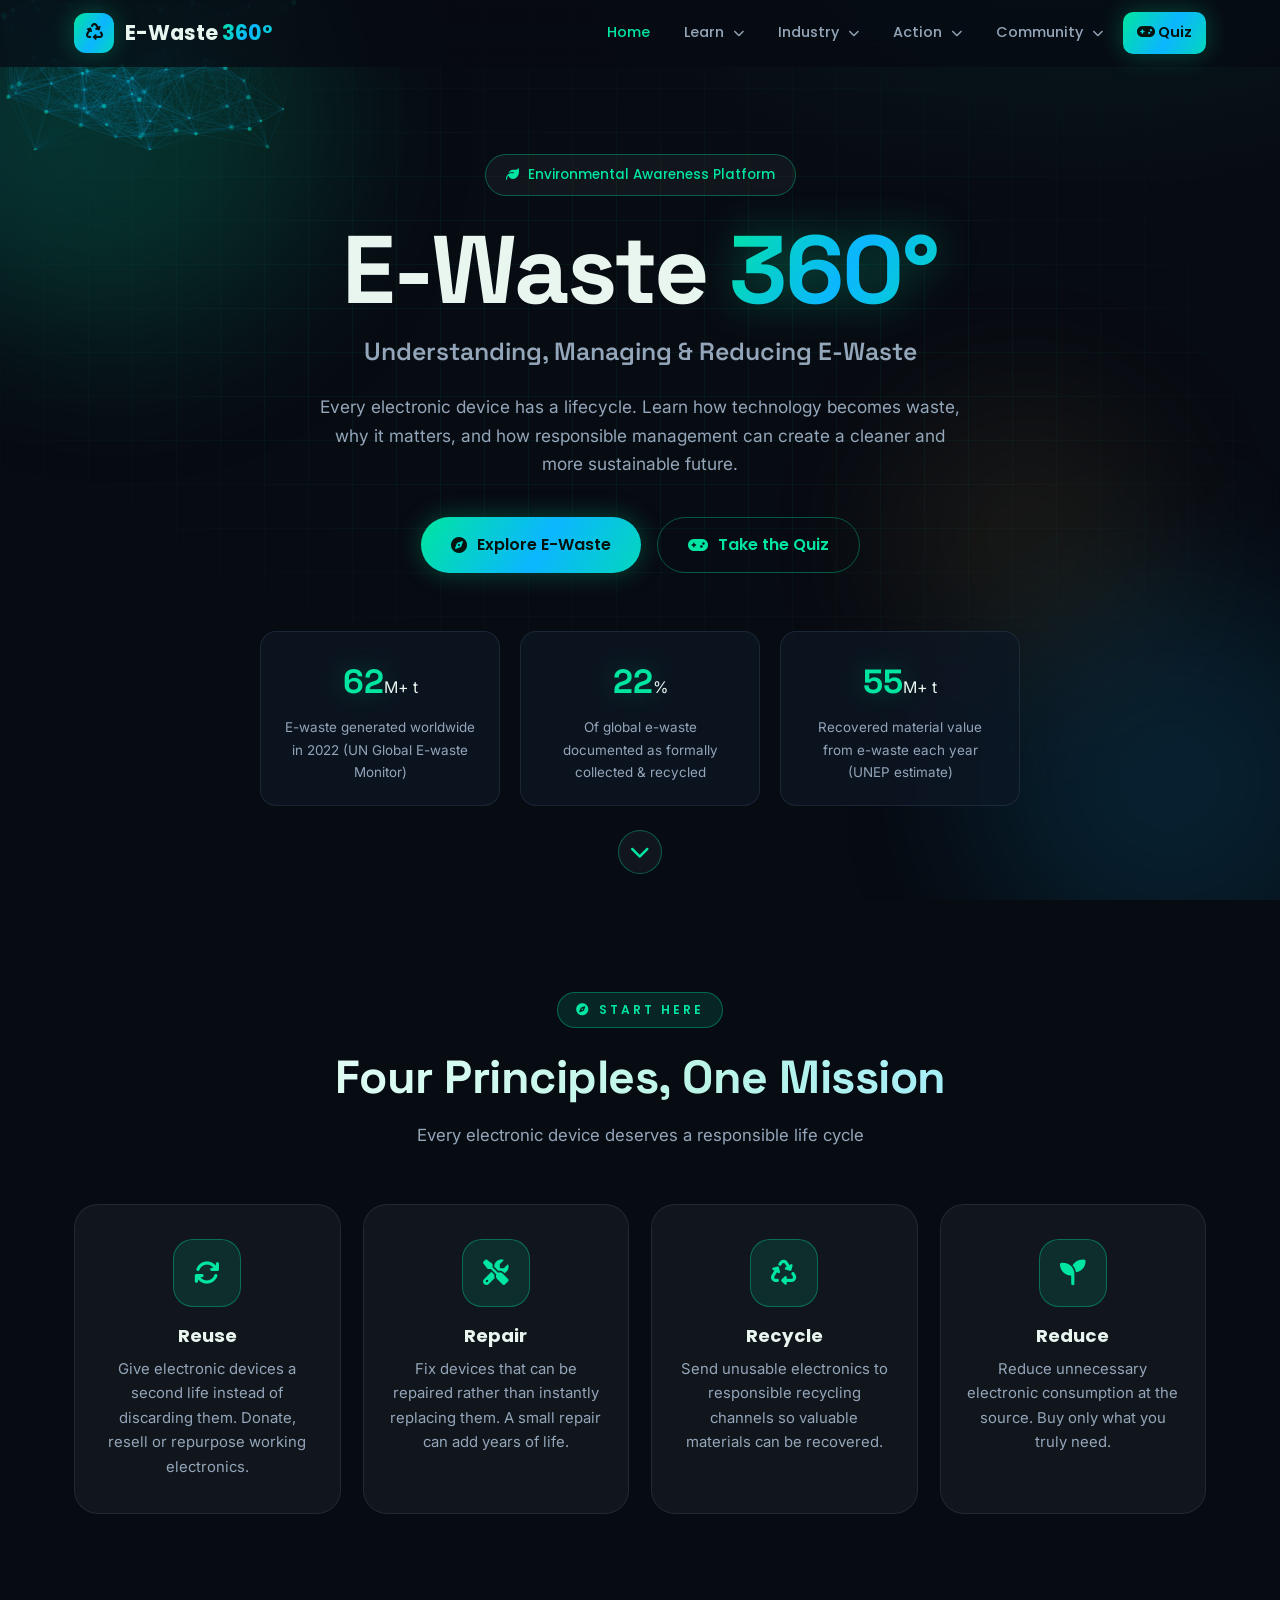
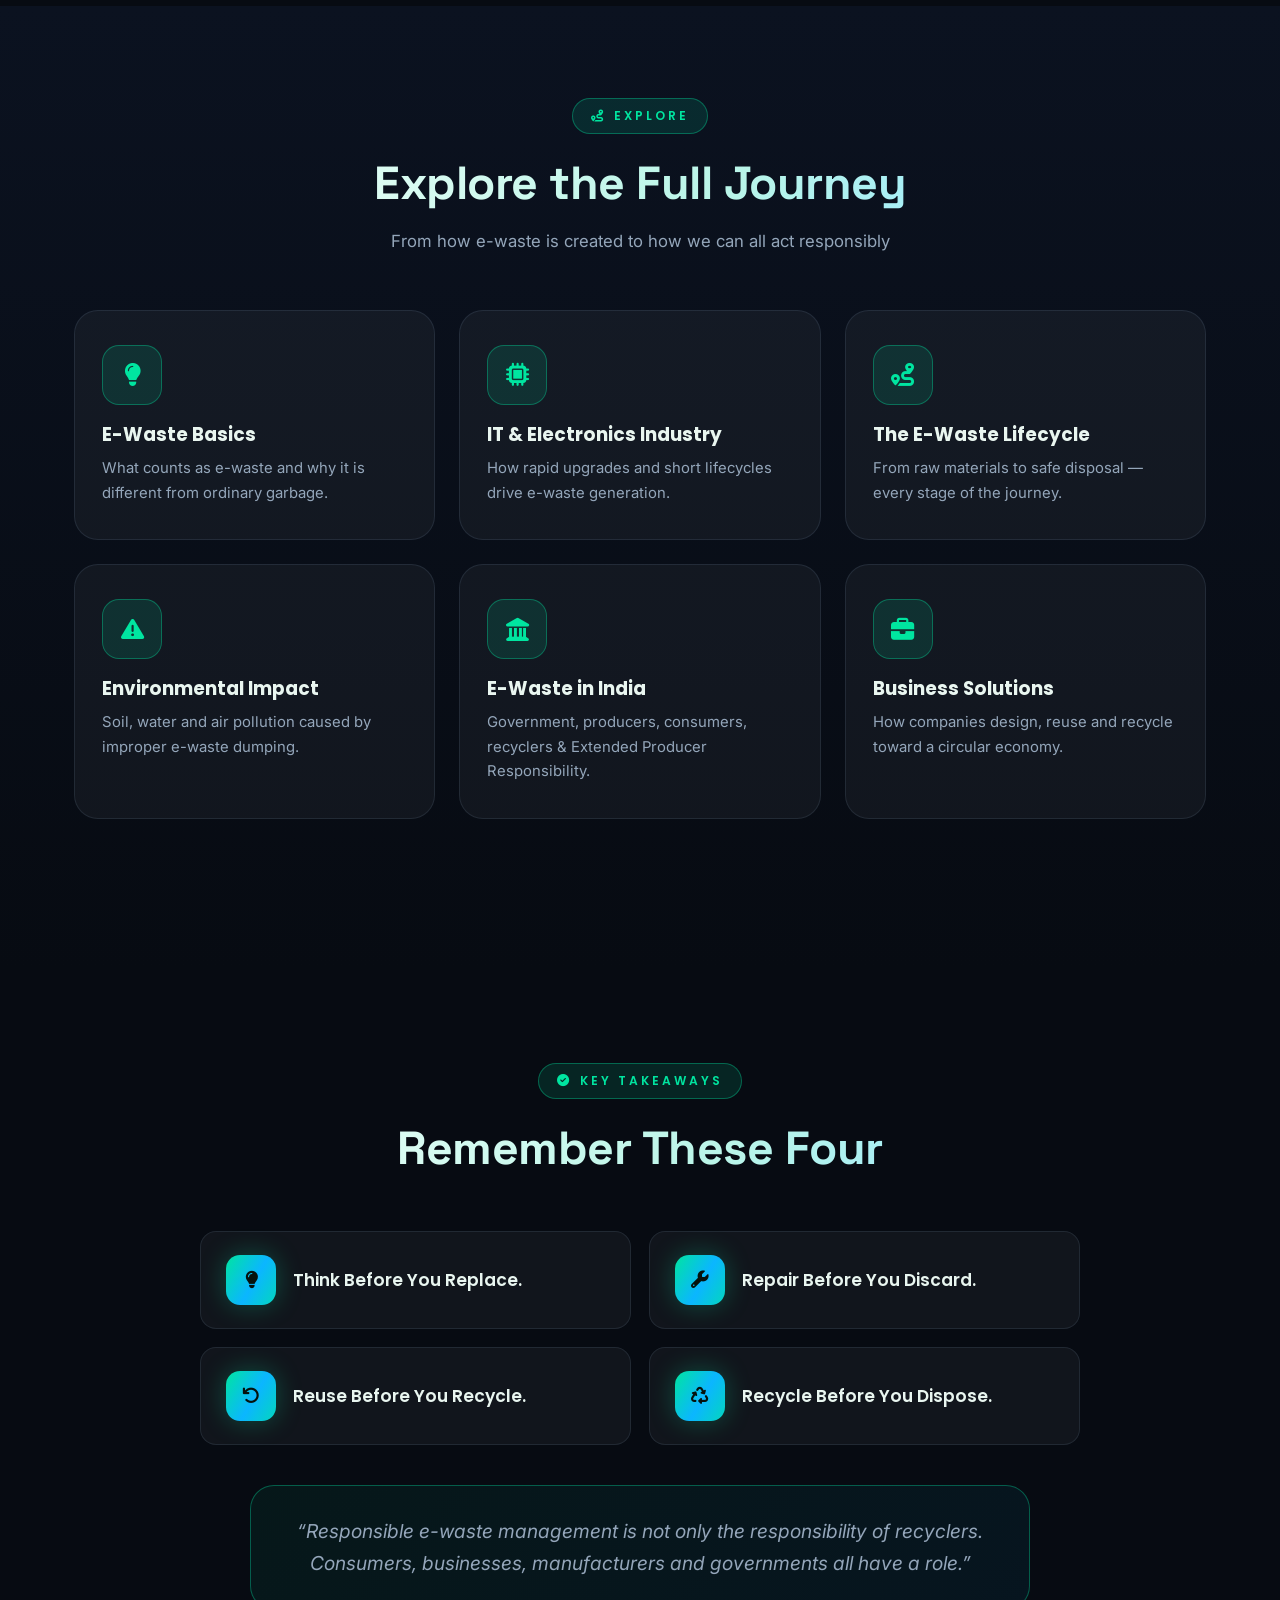
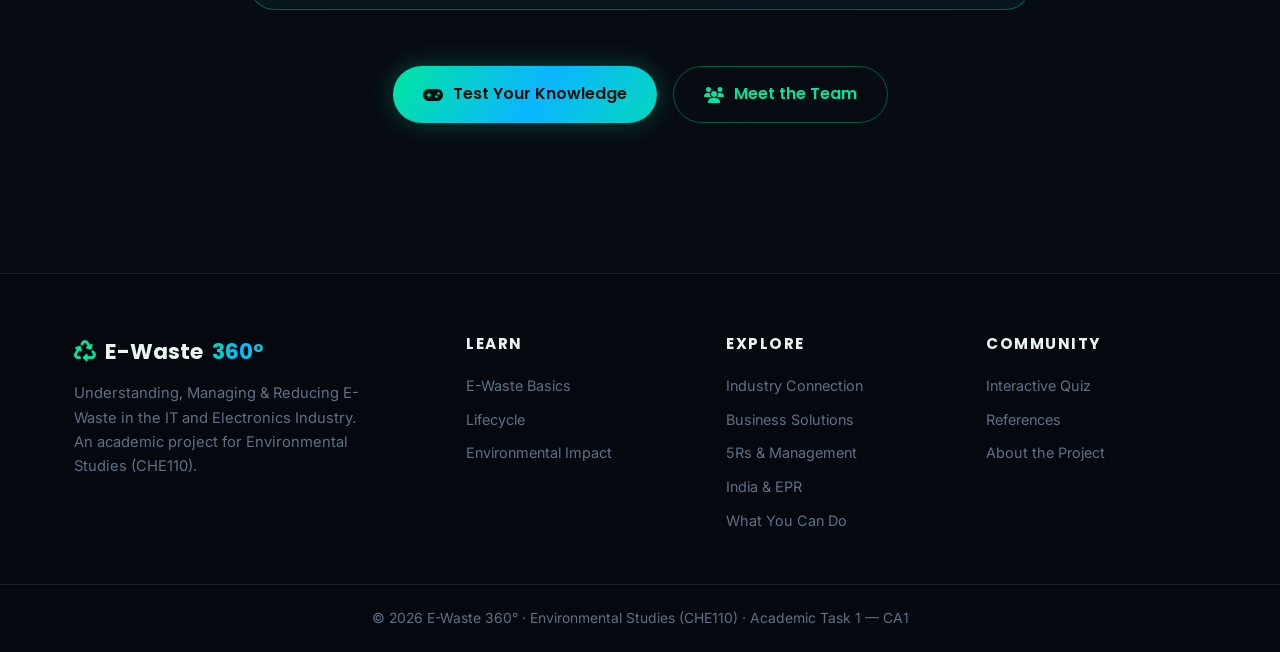
<file: CA 1 Product/index.html>
<!DOCTYPE html>
<html lang="en">
<head>
    <meta charset="UTF-8">
    <meta name="viewport" content="width=device-width, initial-scale=1.0">
    <meta name="description" content="E-Waste 360° - Understanding, Managing & Reducing E-Waste. An educational platform on E-Waste Management in the IT and Electronics Industry.">
    <title>E-Waste 360° | Understanding, Managing & Reducing E-Waste</title>
    <link rel="icon" href="data:image/svg+xml,<svg xmlns='http://www.w3.org/2000/svg' viewBox='0 0 100 100'><text y='.9em' font-size='90'>🌱</text></svg>">
    <link rel="preconnect" href="https://fonts.googleapis.com">
    <link rel="preconnect" href="https://fonts.gstatic.com" crossorigin>
    <link href="https://fonts.googleapis.com/css2?family=Poppins:wght@400;500;600;700;800&family=Inter:wght@300;400;500;600;700&family=Space+Grotesk:wght@500;600;700&display=swap" rel="stylesheet">
    <link rel="stylesheet" href="https://cdnjs.cloudflare.com/ajax/libs/font-awesome/6.5.1/css/all.min.css">
    <link rel="stylesheet" href="css/style.css">
</head>
<body data-page="home">

    <div id="navRoot"></div>

    <main class="page-content">

        <!-- ============ HERO ============ -->
        <header class="hero">
            <canvas id="particleCanvas"></canvas>
            <div class="hero-orb hero-orb-1"></div>
            <div class="hero-orb hero-orb-2"></div>
            <div class="hero-orb hero-orb-3"></div>

            <div class="hero-content">
                <div class="hero-badge"><i class="fa-solid fa-leaf"></i> Environmental Awareness Platform</div>
                <h1 class="hero-title">E-Waste <span class="gradient-text">360&deg;</span></h1>
                <p class="hero-subtitle">Understanding, Managing &amp; Reducing E-Waste</p>
                <p class="hero-desc">Every electronic device has a lifecycle. Learn how technology becomes waste, why it matters, and how responsible management can create a cleaner and more sustainable future.</p>
                <div class="hero-buttons">
                    <a href="e-waste.html" class="btn btn-primary"><i class="fa-solid fa-compass btn-icon"></i> Explore E-Waste</a>
                    <a href="quiz.html" class="btn btn-outline"><i class="fa-solid fa-gamepad btn-icon"></i> Take the Quiz</a>
                </div>
                <div class="hero-stats">
                    <div class="hero-stat tilt">
                        <span class="hero-stat-num" data-target="62">0</span><span class="hero-stat-unit">M+ t</span>
                        <p>E-waste generated worldwide in 2022 (UN Global E-waste Monitor)</p>
                    </div>
                    <div class="hero-stat tilt">
                        <span class="hero-stat-num" data-target="22">0</span><span class="hero-stat-unit">%</span>
                        <p>Of global e-waste documented as formally collected &amp; recycled</p>
                    </div>
                    <div class="hero-stat tilt">
                        <span class="hero-stat-num" data-target="55">0</span><span class="hero-stat-unit">M+ t</span>
                        <p>Recovered material value from e-waste each year (UNEP estimate)</p>
                    </div>
                </div>
            </div>
            <a href="#principle" class="hero-scroll"><i class="fa-solid fa-chevron-down"></i></a>
        </header>

        <!-- ============ PRINCIPLE CARDS ============ -->
        <section class="section" id="principle">
            <div class="container">
                <div class="section-header reveal">
                    <span class="section-tag"><i class="fa-solid fa-compass"></i> Start Here</span>
                    <h2 class="section-title">Four Principles, One Mission</h2>
                    <p class="section-desc">Every electronic device deserves a responsible life cycle</p>
                </div>
                <div class="card-grid info-grid">
                    <div class="info-card tilt reveal">
                        <div class="card-icon"><i class="fa-solid fa-arrows-rotate"></i></div>
                        <h3>Reuse</h3>
                        <p>Give electronic devices a second life instead of discarding them. Donate, resell or repurpose working electronics.</p>
                    </div>
                    <div class="info-card tilt reveal">
                        <div class="card-icon"><i class="fa-solid fa-screwdriver-wrench"></i></div>
                        <h3>Repair</h3>
                        <p>Fix devices that can be repaired rather than instantly replacing them. A small repair can add years of life.</p>
                    </div>
                    <div class="info-card tilt reveal">
                        <div class="card-icon"><i class="fa-solid fa-recycle"></i></div>
                        <h3>Recycle</h3>
                        <p>Send unusable electronics to responsible recycling channels so valuable materials can be recovered.</p>
                    </div>
                    <div class="info-card tilt reveal">
                        <div class="card-icon"><i class="fa-solid fa-seedling"></i></div>
                        <h3>Reduce</h3>
                        <p>Reduce unnecessary electronic consumption at the source. Buy only what you truly need.</p>
                    </div>
                </div>
            </div>
        </section>

        <!-- ============ EXPLORE JOURNEY ============ -->
        <section class="section alt" id="journey">
            <div class="container">
                <div class="section-header reveal">
                    <span class="section-tag"><i class="fa-solid fa-route"></i> Explore</span>
                    <h2 class="section-title">Explore the Full Journey</h2>
                    <p class="section-desc">From how e-waste is created to how we can all act responsibly</p>
                </div>
                <div class="factors-grid">
                    <a href="e-waste.html" class="factor-card tilt reveal">
                        <div class="factor-icon"><i class="fa-solid fa-lightbulb"></i></div>
                        <h3>E-Waste Basics</h3>
                        <p>What counts as e-waste and why it is different from ordinary garbage.</p>
                    </a>
                    <a href="industry.html" class="factor-card tilt reveal">
                        <div class="factor-icon"><i class="fa-solid fa-microchip"></i></div>
                        <h3>IT &amp; Electronics Industry</h3>
                        <p>How rapid upgrades and short lifecycles drive e-waste generation.</p>
                    </a>
                    <a href="lifecycle.html" class="factor-card tilt reveal">
                        <div class="factor-icon"><i class="fa-solid fa-route"></i></div>
                        <h3>The E-Waste Lifecycle</h3>
                        <p>From raw materials to safe disposal &mdash; every stage of the journey.</p>
                    </a>
                    <a href="impact.html" class="factor-card tilt reveal">
                        <div class="factor-icon"><i class="fa-solid fa-triangle-exclamation"></i></div>
                        <h3>Environmental Impact</h3>
                        <p>Soil, water and air pollution caused by improper e-waste dumping.</p>
                    </a>
                    <a href="india.html" class="factor-card tilt reveal">
                        <div class="factor-icon"><i class="fa-solid fa-landmark"></i></div>
                        <h3>E-Waste in India</h3>
                        <p>Government, producers, consumers, recyclers &amp; Extended Producer Responsibility.</p>
                    </a>
                    <a href="business.html" class="factor-card tilt reveal">
                        <div class="factor-icon"><i class="fa-solid fa-briefcase"></i></div>
                        <h3>Business Solutions</h3>
                        <p>How companies design, reuse and recycle toward a circular economy.</p>
                    </a>
                </div>
            </div>
        </section>

        <!-- ============ TAKEAWAYS ============ -->
        <section class="section" id="takeaways">
            <div class="container">
                <div class="section-header reveal">
                    <span class="section-tag"><i class="fa-solid fa-circle-check"></i> Key Takeaways</span>
                    <h2 class="section-title">Remember These Four</h2>
                </div>
                <div class="takeaway-list">
                    <div class="takeaway reveal"><span class="ta-icon"><i class="fa-solid fa-lightbulb"></i></span>Think Before You Replace.</div>
                    <div class="takeaway reveal"><span class="ta-icon"><i class="fa-solid fa-wrench"></i></span>Repair Before You Discard.</div>
                    <div class="takeaway reveal"><span class="ta-icon"><i class="fa-solid fa-arrow-rotate-left"></i></span>Reuse Before You Recycle.</div>
                    <div class="takeaway reveal"><span class="ta-icon"><i class="fa-solid fa-recycle"></i></span>Recycle Before You Dispose.</div>
                </div>
                <div class="takeaway-final reveal">
                    <p>&ldquo;Responsible e-waste management is not only the responsibility of recyclers. Consumers, businesses, manufacturers and governments all have a role.&rdquo;</p>
                </div>
                <div class="section-header reveal" style="margin-bottom:0;margin-top:56px">
                    <div class="hero-buttons" style="justify-content:center">
                        <a href="quiz.html" class="btn btn-primary"><i class="fa-solid fa-gamepad btn-icon"></i> Test Your Knowledge</a>
                        <a href="about.html" class="btn btn-outline"><i class="fa-solid fa-users btn-icon"></i> Meet the Team</a>
                    </div>
                </div>
            </div>
        </section>

    </main>

    <div id="pagerRoot"></div>
    <div id="footerRoot"></div>
    <div id="extrasRoot"></div>

    <script src="js/components.js"></script>
    <script src="js/main.js"></script>
</body>
</html>
</file>
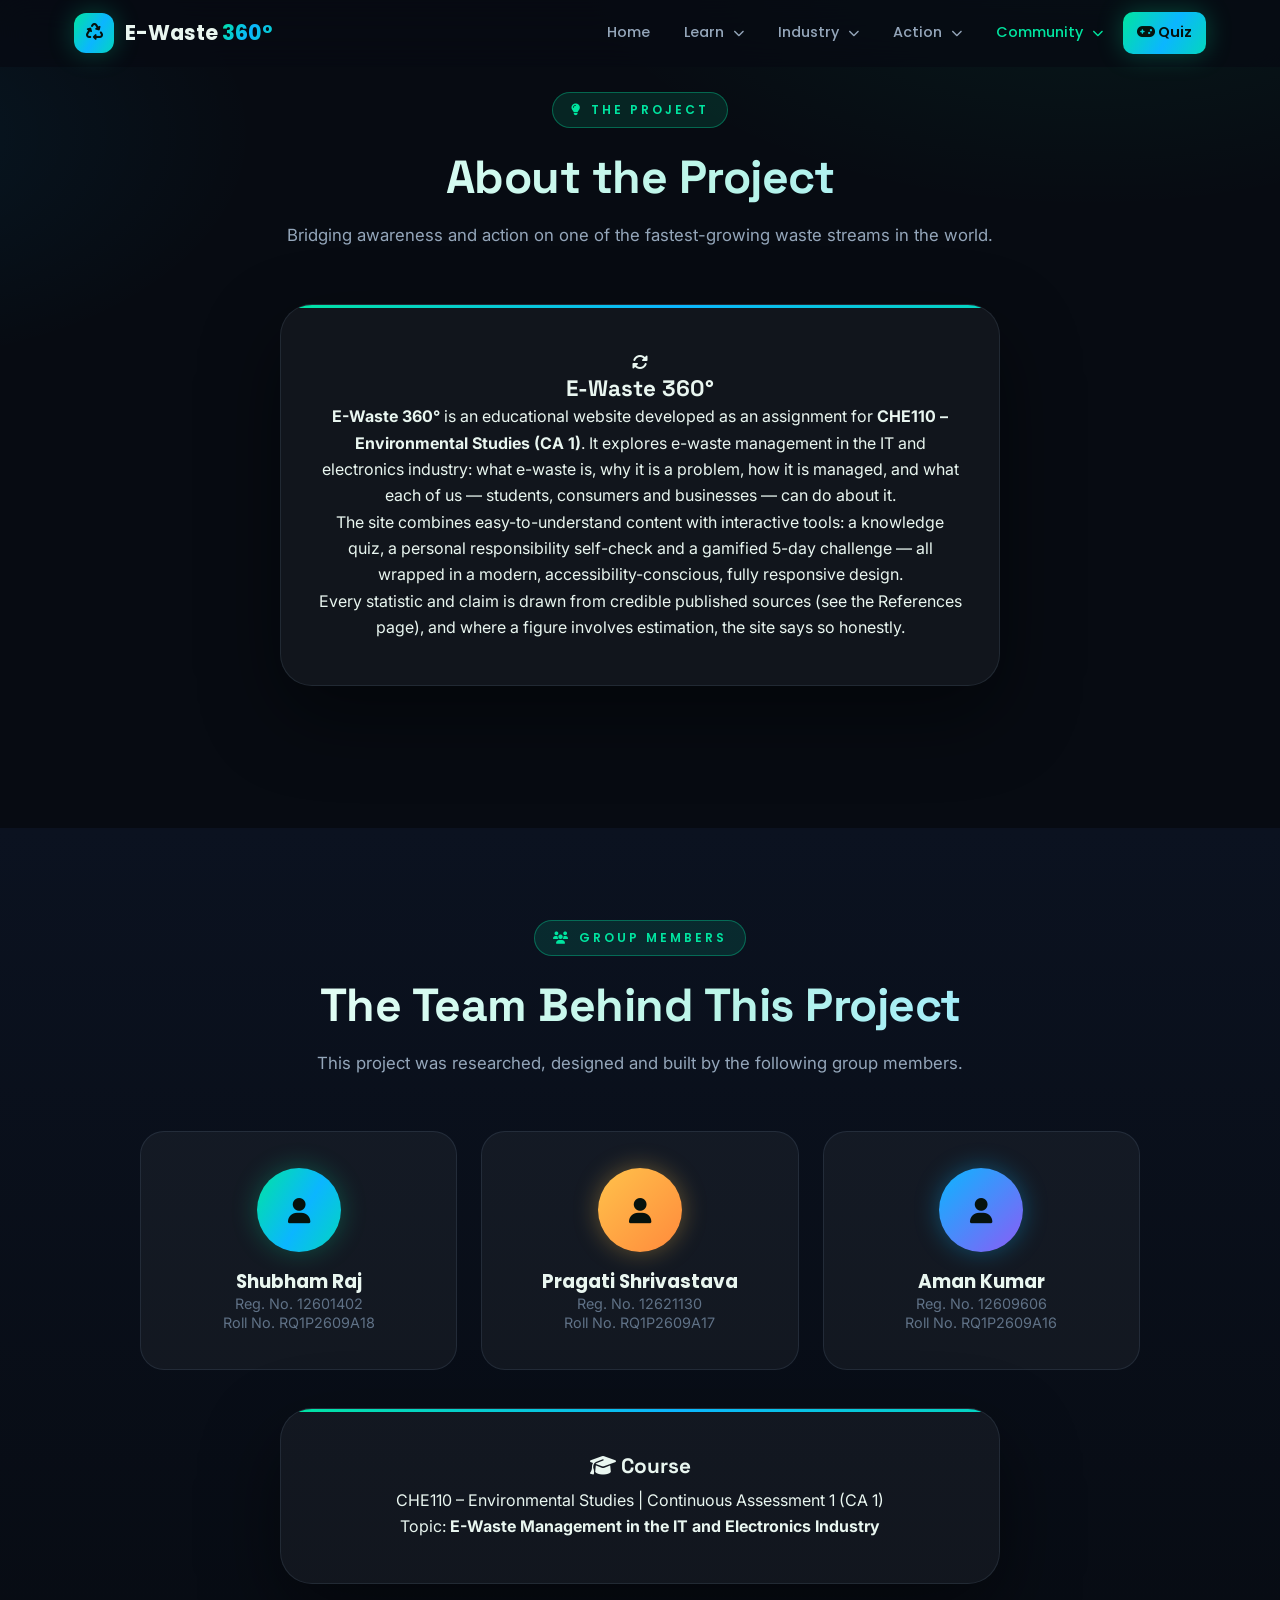
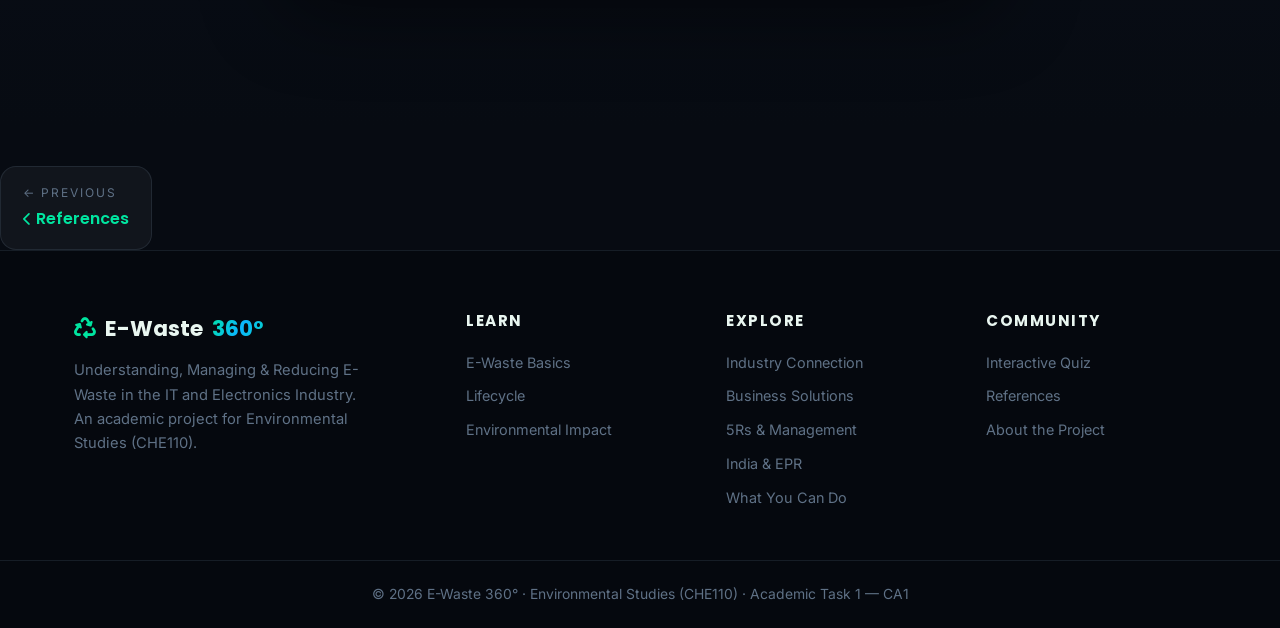
<file: CA 1 Product/about.html>
<!DOCTYPE html>
<html lang="en">
<head>
    <meta charset="UTF-8">
    <meta name="viewport" content="width=device-width, initial-scale=1.0">
    <meta name="description" content="About the E-Waste 360° project and the group behind it.">
    <title>About the Project | E-Waste 360°</title>
    <link rel="icon" href="data:image/svg+xml,<svg xmlns='http://www.w3.org/2000/svg' viewBox='0 0 100 100'><text y='.9em' font-size='90'>🌱</text></svg>">
    <link rel="preconnect" href="https://fonts.googleapis.com">
    <link rel="preconnect" href="https://fonts.gstatic.com" crossorigin>
    <link href="https://fonts.googleapis.com/css2?family=Poppins:wght@400;500;600;700;800&family=Inter:wght@300;400;500;600;700&family=Space+Grotesk:wght@500;600;700&display=swap" rel="stylesheet">
    <link rel="stylesheet" href="https://cdnjs.cloudflare.com/ajax/libs/font-awesome/6.5.1/css/all.min.css">
    <link rel="stylesheet" href="css/style.css">
</head>
<body data-page="about">

    <div id="navRoot"></div>

    <main class="page-content">

        <!-- About the project -->
        <section class="section">
            <div class="container">
                <div class="section-header reveal">
                    <span class="section-tag"><i class="fa-solid fa-lightbulb"></i> The Project</span>
                    <h2 class="section-title">About the Project</h2>
                    <p class="section-desc">Bridging awareness and action on one of the fastest-growing waste streams in the world.</p>
                </div>

                <div class="panel project-card reveal">
                    <div class="project-icon"><i class="fa-solid fa-rotate"></i></div>
                    <h3 style="font-family:var(--font-display);font-size:1.4rem">E-Waste 360&deg;</h3>
                    <p><strong>E-Waste 360&deg;</strong> is an educational website developed as an assignment for <strong>CHE110 &ndash; Environmental Studies (CA 1)</strong>. It explores e-waste management in the IT and electronics industry: what e-waste is, why it is a problem, how it is managed, and what each of us &mdash; students, consumers and businesses &mdash; can do about it.</p>
                    <p>The site combines easy-to-understand content with interactive tools: a knowledge quiz, a personal responsibility self-check and a gamified 5-day challenge &mdash; all wrapped in a modern, accessibility-conscious, fully responsive design.</p>
                    <p>Every statistic and claim is drawn from credible published sources (see the <a href="references.html" style="color:var(--c-primary)">References</a> page), and where a figure involves estimation, the site says so honestly.</p>
                </div>
            </div>
        </section>

        <!-- Team -->
        <section class="section alt">
            <div class="container">
                <div class="section-header reveal">
                    <span class="section-tag"><i class="fa-solid fa-users"></i> Group Members</span>
                    <h2 class="section-title">The Team Behind This Project</h2>
                    <p class="section-desc">This project was researched, designed and built by the following group members.</p>
                </div>

                <div class="team-grid">
                    <div class="member-card reveal">
                        <div class="member-avatar"><i class="fa-solid fa-user"></i></div>
                        <h3>Shubham Raj</h3>
                        <p class="member-roll">Reg. No. 12601402</p>
                        <p class="member-roll">Roll No. RQ1P2609A18</p>
                    </div>
                    <div class="member-card reveal">
                        <div class="member-avatar"><i class="fa-solid fa-user"></i></div>
                        <h3>Pragati Shrivastava</h3>
                        <p class="member-roll">Reg. No. 12621130</p>
                        <p class="member-roll">Roll No. RQ1P2609A17</p>
                    </div>
                    <div class="member-card reveal">
                        <div class="member-avatar"><i class="fa-solid fa-user"></i></div>
                        <h3>Aman Kumar</h3>
                        <p class="member-roll">Reg. No. 12609606</p>
                        <p class="member-roll">Roll No. RQ1P2609A16</p>
                    </div>
                </div>

                <div class="panel project-card reveal" style="margin-top:38px">
                    <h3 style="font-family:var(--font-display);font-size:1.3rem;margin-bottom:8px"><i class="fa-solid fa-graduation-cap"></i> Course</h3>
                    <p>CHE110 &ndash; Environmental Studies | Continuous Assessment 1 (CA 1)</p>
                    <p>Topic: <strong>E-Waste Management in the IT and Electronics Industry</strong></p>
                </div>
            </div>
        </section>

    </main>

    <div id="pagerRoot"></div>
    <div id="footerRoot"></div>
    <div id="extrasRoot"></div>

    <script src="js/components.js"></script>
    <script src="js/main.js"></script>
</body>
</html>
</file>
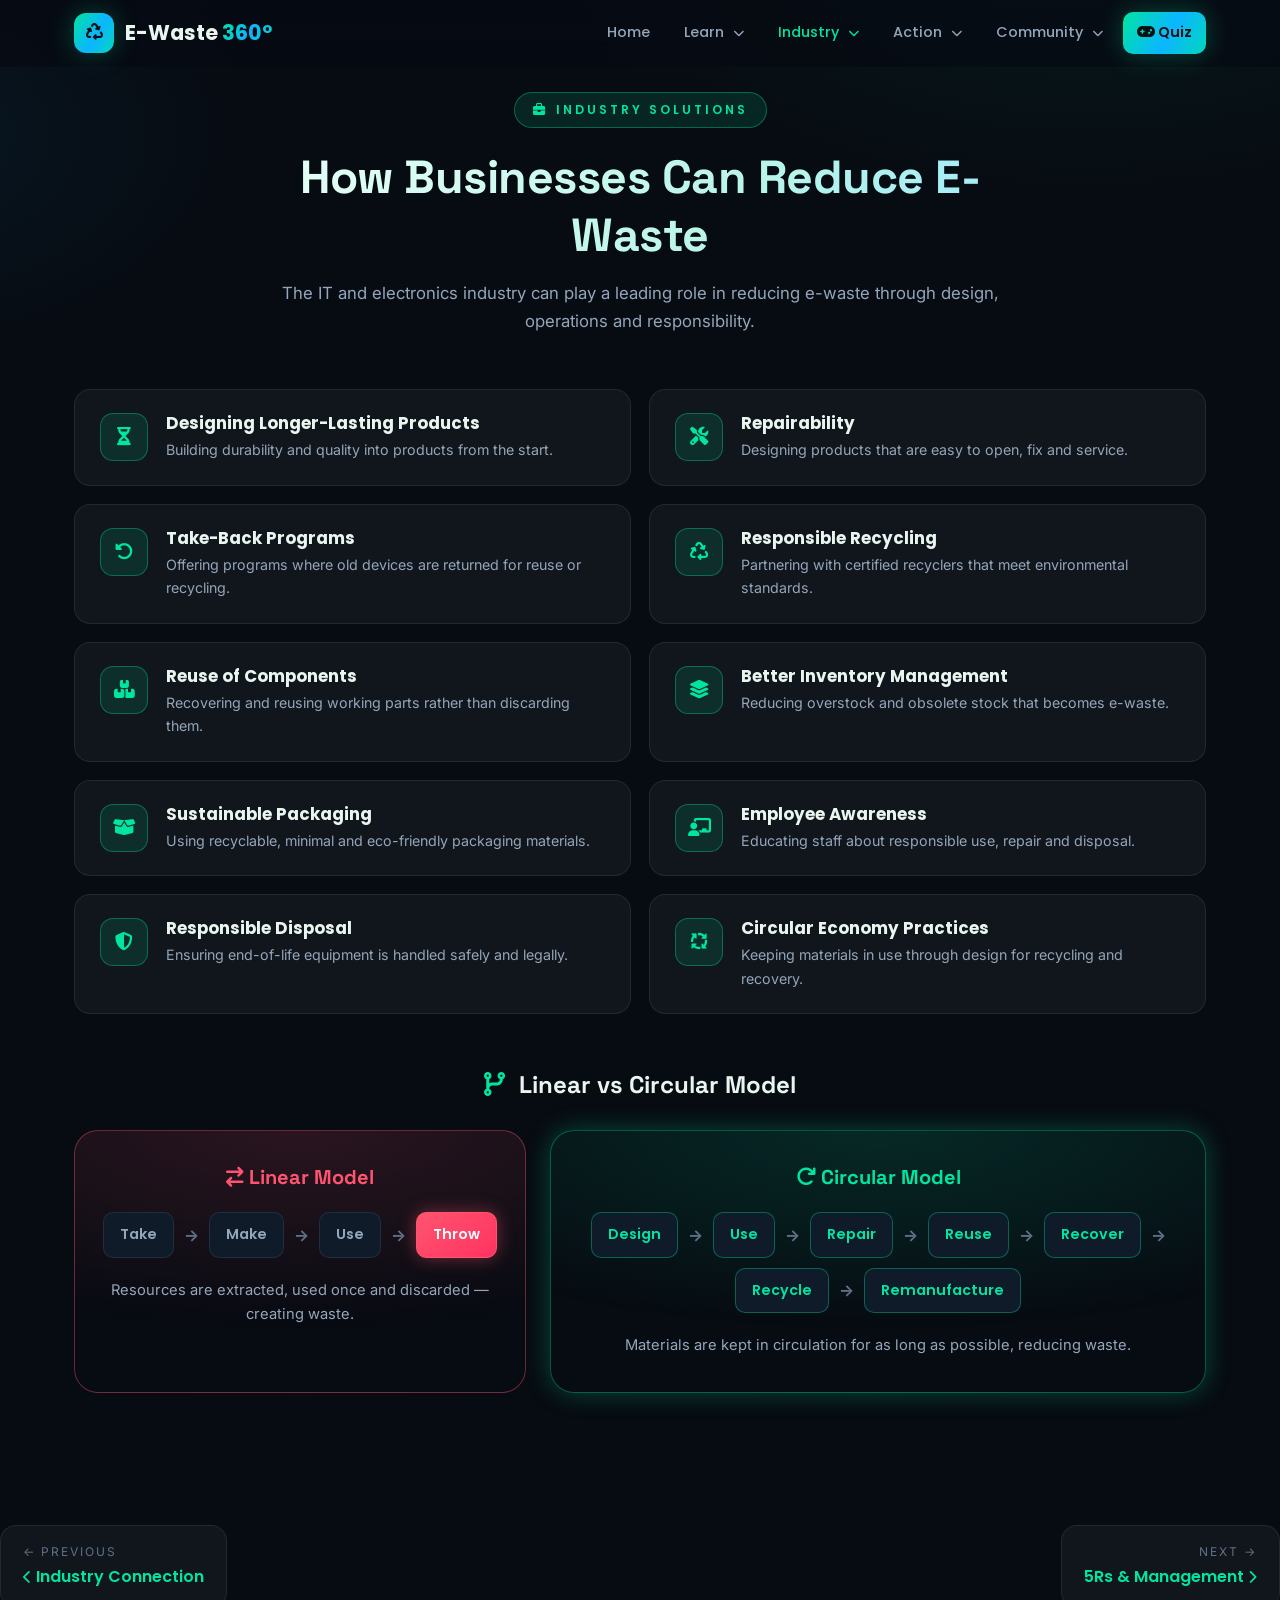
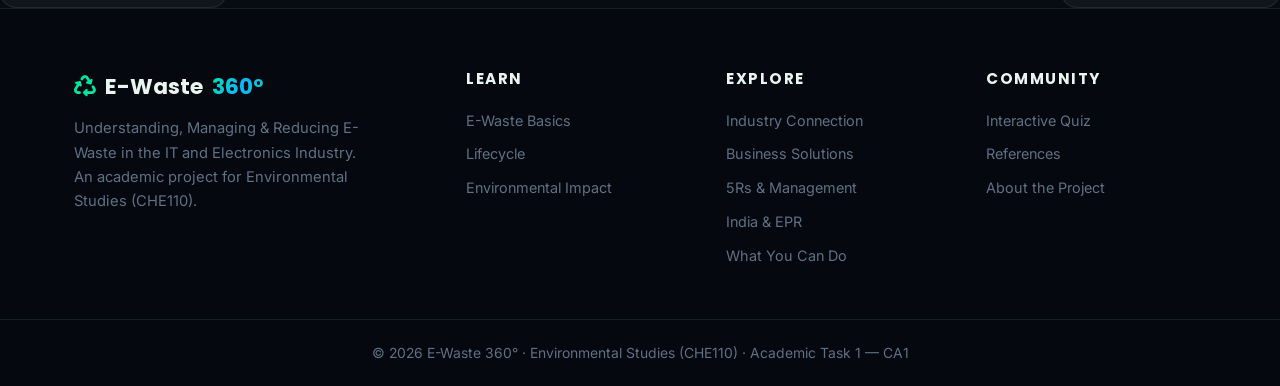
<file: CA 1 Product/business.html>
<!DOCTYPE html>
<html lang="en">
<head>
    <meta charset="UTF-8">
    <meta name="viewport" content="width=device-width, initial-scale=1.0">
    <meta name="description" content="How businesses in the IT and electronics industry can reduce e-waste: durable design, repairability, take-back programs, and the circular economy.">
    <title>Business &amp; Industry Solutions | E-Waste 360°</title>
    <link rel="icon" href="data:image/svg+xml,<svg xmlns='http://www.w3.org/2000/svg' viewBox='0 0 100 100'><text y='.9em' font-size='90'>🌱</text></svg>">
    <link rel="preconnect" href="https://fonts.googleapis.com">
    <link rel="preconnect" href="https://fonts.gstatic.com" crossorigin>
    <link href="https://fonts.googleapis.com/css2?family=Poppins:wght@400;500;600;700;800&family=Inter:wght@300;400;500;600;700&family=Space+Grotesk:wght@500;600;700&display=swap" rel="stylesheet">
    <link rel="stylesheet" href="https://cdnjs.cloudflare.com/ajax/libs/font-awesome/6.5.1/css/all.min.css">
    <link rel="stylesheet" href="css/style.css">
</head>
<body data-page="business">

    <div id="navRoot"></div>

    <main class="page-content">

        <section class="section">
            <div class="container">
                <div class="section-header reveal">
                    <span class="section-tag"><i class="fa-solid fa-briefcase"></i> Industry Solutions</span>
                    <h2 class="section-title">How Businesses Can Reduce E-Waste</h2>
                    <p class="section-desc">The IT and electronics industry can play a leading role in reducing e-waste through design, operations and responsibility.</p>
                </div>

                <div class="solutions-grid">
                    <div class="solution-item reveal"><i class="fa-solid fa-hourglass-half"></i><div><h3>Designing Longer-Lasting Products</h3><p>Building durability and quality into products from the start.</p></div></div>
                    <div class="solution-item reveal"><i class="fa-solid fa-screwdriver-wrench"></i><div><h3>Repairability</h3><p>Designing products that are easy to open, fix and service.</p></div></div>
                    <div class="solution-item reveal"><i class="fa-solid fa-rotate-left"></i><div><h3>Take-Back Programs</h3><p>Offering programs where old devices are returned for reuse or recycling.</p></div></div>
                    <div class="solution-item reveal"><i class="fa-solid fa-recycle"></i><div><h3>Responsible Recycling</h3><p>Partnering with certified recyclers that meet environmental standards.</p></div></div>
                    <div class="solution-item reveal"><i class="fa-solid fa-boxes-stacked"></i><div><h3>Reuse of Components</h3><p>Recovering and reusing working parts rather than discarding them.</p></div></div>
                    <div class="solution-item reveal"><i class="fa-solid fa-layer-group"></i><div><h3>Better Inventory Management</h3><p>Reducing overstock and obsolete stock that becomes e-waste.</p></div></div>
                    <div class="solution-item reveal"><i class="fa-solid fa-box-open"></i><div><h3>Sustainable Packaging</h3><p>Using recyclable, minimal and eco-friendly packaging materials.</p></div></div>
                    <div class="solution-item reveal"><i class="fa-solid fa-chalkboard-user"></i><div><h3>Employee Awareness</h3><p>Educating staff about responsible use, repair and disposal.</p></div></div>
                    <div class="solution-item reveal"><i class="fa-solid fa-shield-halved"></i><div><h3>Responsible Disposal</h3><p>Ensuring end-of-life equipment is handled safely and legally.</p></div></div>
                    <div class="solution-item reveal"><i class="fa-solid fa-arrows-spin"></i><div><h3>Circular Economy Practices</h3><p>Keeping materials in use through design for recycling and recovery.</p></div></div>
                </div>

                <div class="model-comparison reveal">
                    <h3 class="model-title"><i class="fa-solid fa-code-branch"></i> Linear vs Circular Model</h3>
                    <div class="models">
                        <div class="model-card model-linear">
                            <h3><i class="fa-solid fa-arrow-right-arrow-left"></i> Linear Model</h3>
                            <div class="model-chain">
                                <span class="m-node">Take</span><span class="m-arrow">&rarr;</span>
                                <span class="m-node">Make</span><span class="m-arrow">&rarr;</span>
                                <span class="m-node">Use</span><span class="m-arrow">&rarr;</span>
                                <span class="m-node m-node-bad">Throw</span>
                            </div>
                            <p class="model-note">Resources are extracted, used once and discarded &mdash; creating waste.</p>
                        </div>
                        <div class="model-card model-circular">
                            <h3><i class="fa-solid fa-arrow-rotate-right"></i> Circular Model</h3>
                            <div class="model-chain model-chain-circ">
                                <span class="m-node">Design</span><span class="m-arrow">&rarr;</span>
                                <span class="m-node">Use</span><span class="m-arrow">&rarr;</span>
                                <span class="m-node">Repair</span><span class="m-arrow">&rarr;</span>
                                <span class="m-node">Reuse</span><span class="m-arrow">&rarr;</span>
                                <span class="m-node">Recover</span><span class="m-arrow">&rarr;</span>
                                <span class="m-node">Recycle</span><span class="m-arrow">&rarr;</span>
                                <span class="m-node">Remanufacture</span>
                            </div>
                            <p class="model-note">Materials are kept in circulation for as long as possible, reducing waste.</p>
                        </div>
                    </div>
                </div>
            </div>
        </section>

    </main>

    <div id="pagerRoot"></div>
    <div id="footerRoot"></div>
    <div id="extrasRoot"></div>

    <script src="js/components.js"></script>
    <script src="js/main.js"></script>
</body>
</html>
</file>
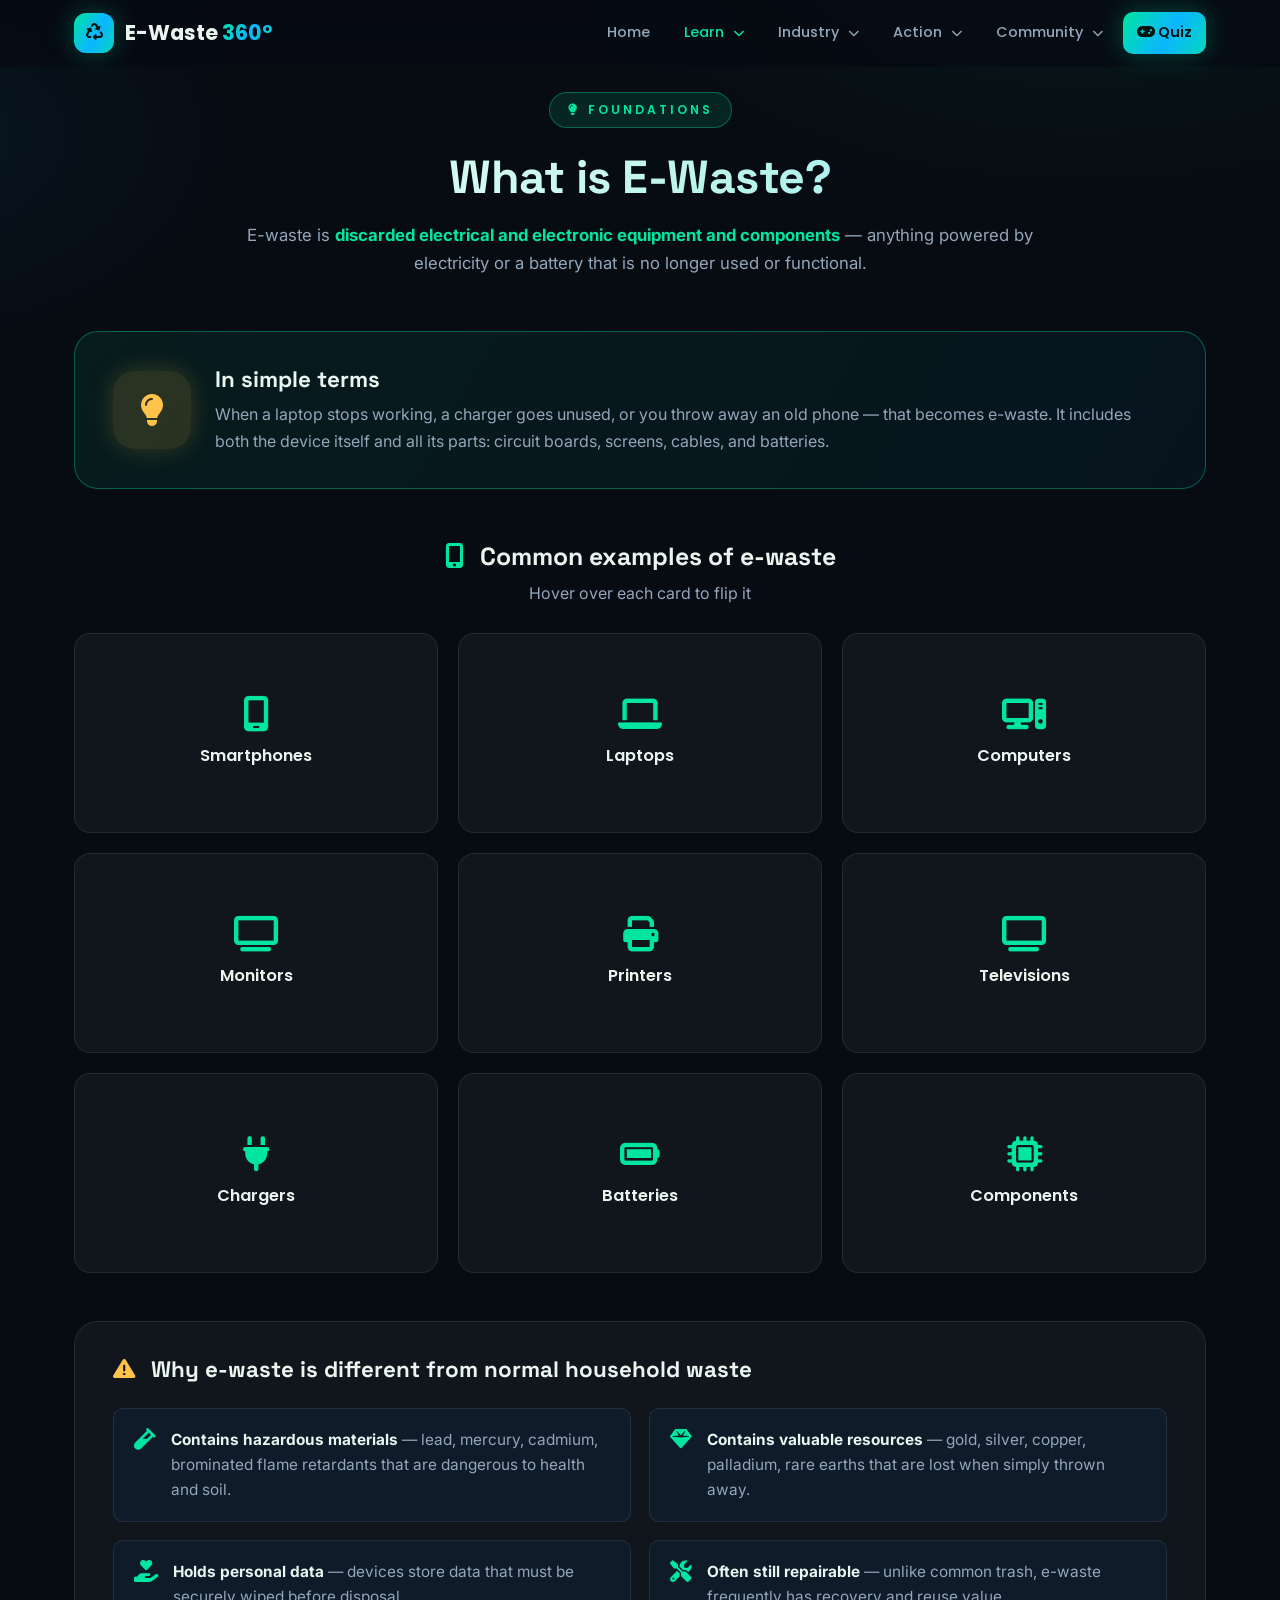
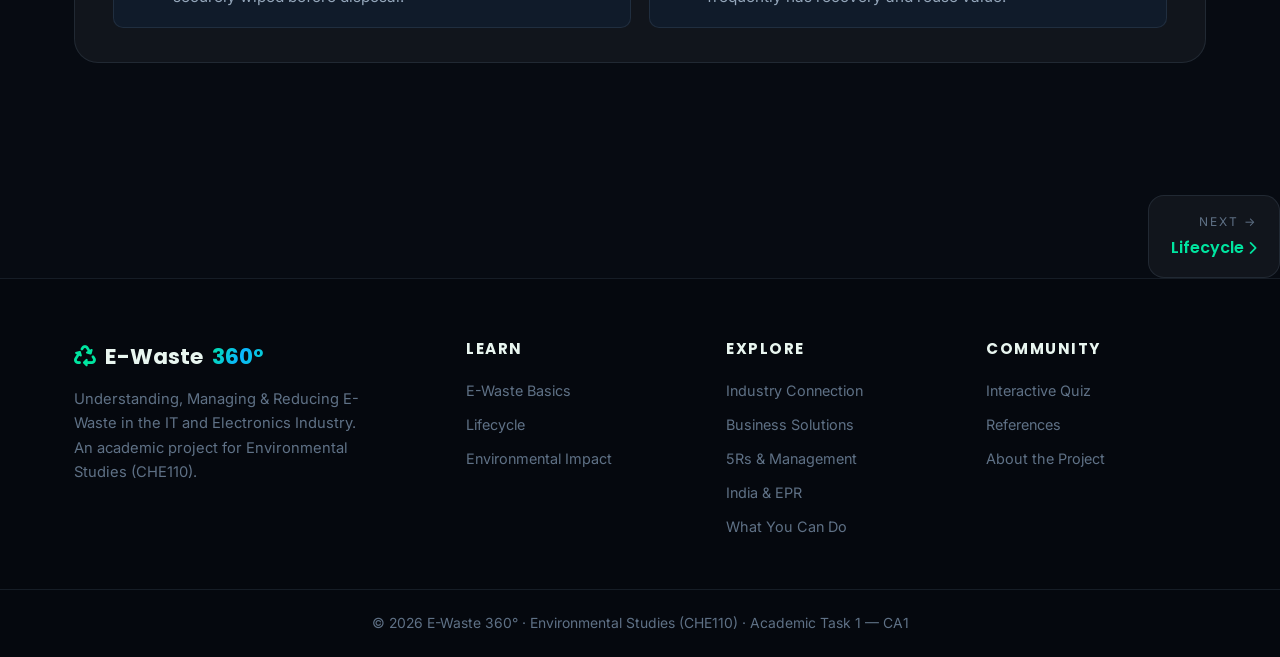
<file: CA 1 Product/e-waste.html>
<!DOCTYPE html>
<html lang="en">
<head>
    <meta charset="UTF-8">
    <meta name="viewport" content="width=device-width, initial-scale=1.0">
    <meta name="description" content="What is e-waste? Learn the definition, common examples, and why e-waste is different from normal household waste.">
    <title>What is E-Waste? | E-Waste 360°</title>
    <link rel="icon" href="data:image/svg+xml,<svg xmlns='http://www.w3.org/2000/svg' viewBox='0 0 100 100'><text y='.9em' font-size='90'>🌱</text></svg>">
    <link rel="preconnect" href="https://fonts.googleapis.com">
    <link rel="preconnect" href="https://fonts.gstatic.com" crossorigin>
    <link href="https://fonts.googleapis.com/css2?family=Poppins:wght@400;500;600;700;800&family=Inter:wght@300;400;500;600;700&family=Space+Grotesk:wght@500;600;700&display=swap" rel="stylesheet">
    <link rel="stylesheet" href="https://cdnjs.cloudflare.com/ajax/libs/font-awesome/6.5.1/css/all.min.css">
    <link rel="stylesheet" href="css/style.css">
</head>
<body data-page="e-waste">

    <div id="navRoot"></div>

    <main class="page-content">

        <section class="section">
            <div class="container">
                <div class="section-header reveal">
                    <span class="section-tag"><i class="fa-solid fa-lightbulb"></i> Foundations</span>
                    <h2 class="section-title">What is E-Waste?</h2>
                    <p class="section-desc">E-waste is <strong>discarded electrical and electronic equipment and components</strong> &mdash; anything powered by electricity or a battery that is no longer used or functional.</p>
                </div>

                <div class="definition-box reveal">
                    <div class="definition-icon"><i class="fa-solid fa-lightbulb"></i></div>
                    <div class="definition-text">
                        <h3>In simple terms</h3>
                        <p>When a laptop stops working, a charger goes unused, or you throw away an old phone &mdash; that becomes e-waste. It includes both the device itself and all its parts: circuit boards, screens, cables, and batteries.</p>
                    </div>
                </div>

                <div class="section-subhead reveal">
                    <h3><i class="fa-solid fa-mobile-screen-button"></i> Common examples of e-waste</h3>
                    <p>Hover over each card to flip it</p>
                </div>
                <div class="example-grid">
                    <div class="example-card reveal">
                        <div class="example-face"><i class="fa-solid fa-mobile-screen"></i><span>Smartphones</span></div>
                        <div class="example-back"><p>Phones contain precious metals like gold, silver and copper, plus hazardous materials like lithium batteries and lead.</p></div>
                    </div>
                    <div class="example-card reveal">
                        <div class="example-face"><i class="fa-solid fa-laptop"></i><span>Laptops</span></div>
                        <div class="example-back"><p>Laptops contain lithium-ion batteries, rare-earth magnets and circuit boards with recoverable components.</p></div>
                    </div>
                    <div class="example-card reveal">
                        <div class="example-face"><i class="fa-solid fa-computer"></i><span>Computers</span></div>
                        <div class="example-back"><p>Desktop computers contribute CPUs, RAM, motherboards and drives &mdash; rich in recoverable metals.</p></div>
                    </div>
                    <div class="example-card reveal">
                        <div class="example-face"><i class="fa-solid fa-tv"></i><span>Monitors</span></div>
                        <div class="example-back"><p>Older monitors contain lead in glass and mercury in backlights; modern ones include sensitive displays.</p></div>
                    </div>
                    <div class="example-card reveal">
                        <div class="example-face"><i class="fa-solid fa-print"></i><span>Printers</span></div>
                        <div class="example-back"><p>Printers contain plastic, metal, ink cartridges and electronic boards that should be recycled separately.</p></div>
                    </div>
                    <div class="example-card reveal">
                        <div class="example-face"><i class="fa-solid fa-tv"></i><span>Televisions</span></div>
                        <div class="example-back"><p>TVs contain hazardous mercury, lead and flame retardants as well as valuable glass and metals.</p></div>
                    </div>
                    <div class="example-card reveal">
                        <div class="example-face"><i class="fa-solid fa-plug"></i><span>Chargers</span></div>
                        <div class="example-back"><p>Chargers and adapters are small but numerous &mdash; their cables and circuits add to e-waste volumes.</p></div>
                    </div>
                    <div class="example-card reveal">
                        <div class="example-face"><i class="fa-solid fa-battery-full"></i><span>Batteries</span></div>
                        <div class="example-back"><p>Batteries are hazardous e-waste. They must never go in normal trash due to fire and chemical risks.</p></div>
                    </div>
                    <div class="example-card reveal">
                        <div class="example-face"><i class="fa-solid fa-microchip"></i><span>Components</span></div>
                        <div class="example-back"><p>Circuit boards, chips and other electronic components collected from devices and manufacturing are also e-waste.</p></div>
                    </div>
                </div>

                <div class="why-different reveal">
                    <h3><i class="fa-solid fa-triangle-exclamation"></i> Why e-waste is different from normal household waste</h3>
                    <div class="why-list">
                        <div class="why-item"><i class="fa-solid fa-vial"></i><p><strong>Contains hazardous materials</strong> &mdash; lead, mercury, cadmium, brominated flame retardants that are dangerous to health and soil.</p></div>
                        <div class="why-item"><i class="fa-solid fa-gem"></i><p><strong>Contains valuable resources</strong> &mdash; gold, silver, copper, palladium, rare earths that are lost when simply thrown away.</p></div>
                        <div class="why-item"><i class="fa-solid fa-hand-holding-heart"></i><p><strong>Holds personal data</strong> &mdash; devices store data that must be securely wiped before disposal.</p></div>
                        <div class="why-item"><i class="fa-solid fa-screwdriver-wrench"></i><p><strong>Often still repairable</strong> &mdash; unlike common trash, e-waste frequently has recovery and reuse value.</p></div>
                    </div>
                </div>
            </div>
        </section>

    </main>

    <div id="pagerRoot"></div>
    <div id="footerRoot"></div>
    <div id="extrasRoot"></div>

    <script src="js/components.js"></script>
    <script src="js/main.js"></script>
</body>
</html>
</file>
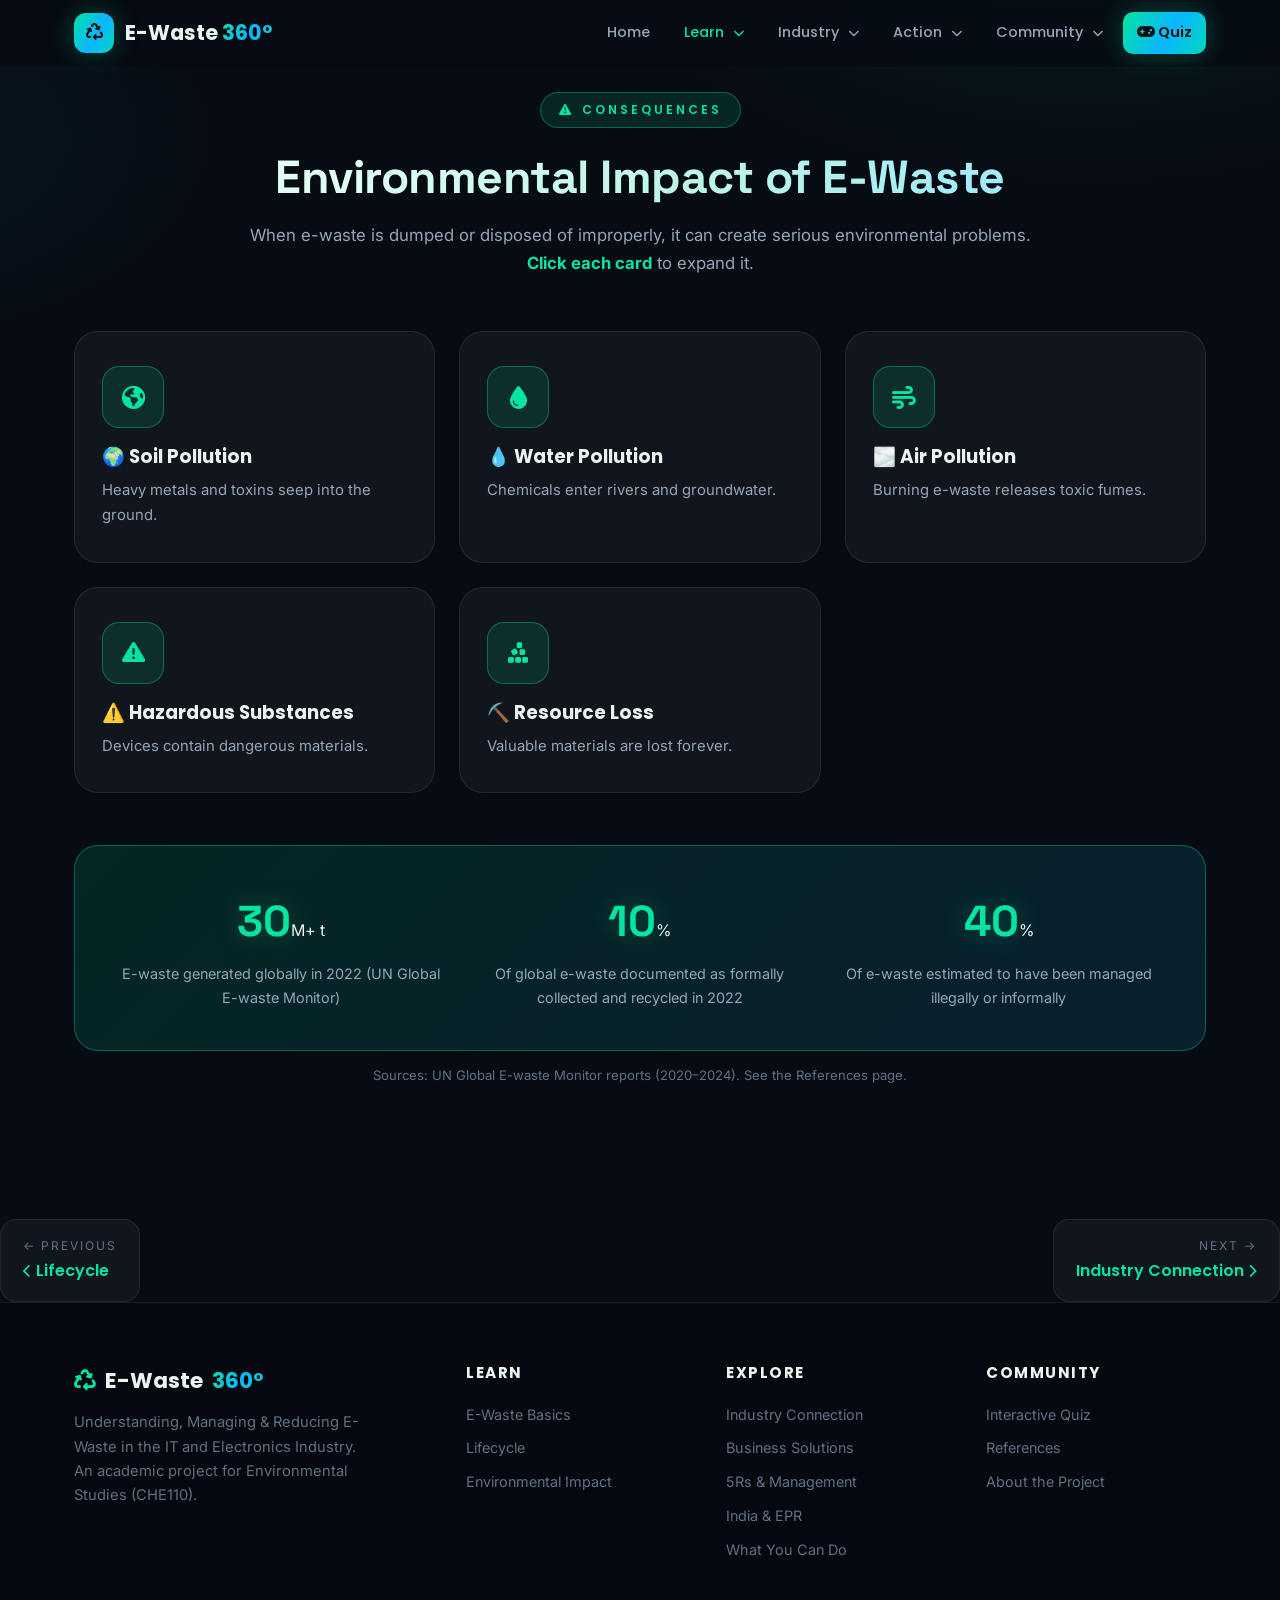
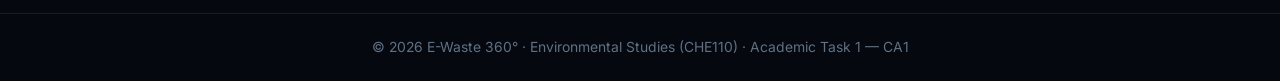
<file: CA 1 Product/impact.html>
<!DOCTYPE html>
<html lang="en">
<head>
    <meta charset="UTF-8">
    <meta name="viewport" content="width=device-width, initial-scale=1.0">
    <meta name="description" content="Environmental impact of e-waste: soil pollution, water pollution, air pollution, hazardous substances and resource loss.">
    <title>Environmental Impact of E-Waste | E-Waste 360°</title>
    <link rel="icon" href="data:image/svg+xml,<svg xmlns='http://www.w3.org/2000/svg' viewBox='0 0 100 100'><text y='.9em' font-size='90'>🌱</text></svg>">
    <link rel="preconnect" href="https://fonts.googleapis.com">
    <link rel="preconnect" href="https://fonts.gstatic.com" crossorigin>
    <link href="https://fonts.googleapis.com/css2?family=Poppins:wght@400;500;600;700;800&family=Inter:wght@300;400;500;600;700&family=Space+Grotesk:wght@500;600;700&display=swap" rel="stylesheet">
    <link rel="stylesheet" href="https://cdnjs.cloudflare.com/ajax/libs/font-awesome/6.5.1/css/all.min.css">
    <link rel="stylesheet" href="css/style.css">
</head>
<body data-page="impact">

    <div id="navRoot"></div>

    <main class="page-content">

        <section class="section">
            <div class="container">
                <div class="section-header reveal">
                    <span class="section-tag"><i class="fa-solid fa-triangle-exclamation"></i> Consequences</span>
                    <h2 class="section-title">Environmental Impact of E-Waste</h2>
                    <p class="section-desc">When e-waste is dumped or disposed of improperly, it can create serious environmental problems. <strong>Click each card</strong> to expand it.</p>
                </div>

                <div class="impact-grid">
                    <div class="impact-card tilt reveal">
                        <div class="impact-icon"><i class="fa-solid fa-earth-americas"></i></div>
                        <h3>&#x1F30D; Soil Pollution</h3>
                        <p class="impact-short">Heavy metals and toxins seep into the ground.</p>
                        <div class="impact-detail">Lead, mercury and cadmium leak from dumped electronics into soil, poisoning land and making it unsafe for years.</div>
                    </div>
                    <div class="impact-card tilt reveal">
                        <div class="impact-icon"><i class="fa-solid fa-droplet"></i></div>
                        <h3>&#x1F4A7; Water Pollution</h3>
                        <p class="impact-short">Chemicals enter rivers and groundwater.</p>
                        <div class="impact-detail">Toxic substances from e-waste can contaminate water sources, harming aquatic life and human communities downstream.</div>
                    </div>
                    <div class="impact-card tilt reveal">
                        <div class="impact-icon"><i class="fa-solid fa-wind"></i></div>
                        <h3>&#x1F32B;&#xFE0F; Air Pollution</h3>
                        <p class="impact-short">Burning e-waste releases toxic fumes.</p>
                        <div class="impact-detail">Informal burning of cables and boards releases dangerous gases like dioxins, harming air quality and health.</div>
                    </div>
                    <div class="impact-card tilt reveal">
                        <div class="impact-icon"><i class="fa-solid fa-triangle-exclamation"></i></div>
                        <h3>&#x26A0;&#xFE0F; Hazardous Substances</h3>
                        <p class="impact-short">Devices contain dangerous materials.</p>
                        <div class="impact-detail">Batteries, screens and circuit boards contain hazardous substances that require careful, certified handling.</div>
                    </div>
                    <div class="impact-card tilt reveal">
                        <div class="impact-icon"><i class="fa-solid fa-cubes-stacked"></i></div>
                        <h3>&#x26CF;&#xFE0F; Resource Loss</h3>
                        <p class="impact-short">Valuable materials are lost forever.</p>
                        <div class="impact-detail">Discarding e-waste wastes recoverable gold, copper and rare earths, forcing more mining and extraction.</div>
                    </div>
                </div>

                <div class="stat-banner reveal">
                    <div class="stat-item">
                        <span class="stat-num counter" data-target="62">0</span>M+ t
                        <p>E-waste generated globally in 2022 (UN Global E-waste Monitor)</p>
                    </div>
                    <div class="stat-item">
                        <span class="stat-num counter" data-target="22">0</span>%
                        <p>Of global e-waste documented as formally collected and recycled in 2022</p>
                    </div>
                    <div class="stat-item">
                        <span class="stat-num counter" data-target="84">0</span>%
                        <p>Of e-waste estimated to have been managed illegally or informally</p>
                    </div>
                </div>
                <p class="stat-source">Sources: UN Global E-waste Monitor reports (2020&ndash;2024). See the References page.</p>
            </div>
        </section>

    </main>

    <div id="pagerRoot"></div>
    <div id="footerRoot"></div>
    <div id="extrasRoot"></div>

    <script src="js/components.js"></script>
    <script src="js/main.js"></script>
</body>
</html>
</file>
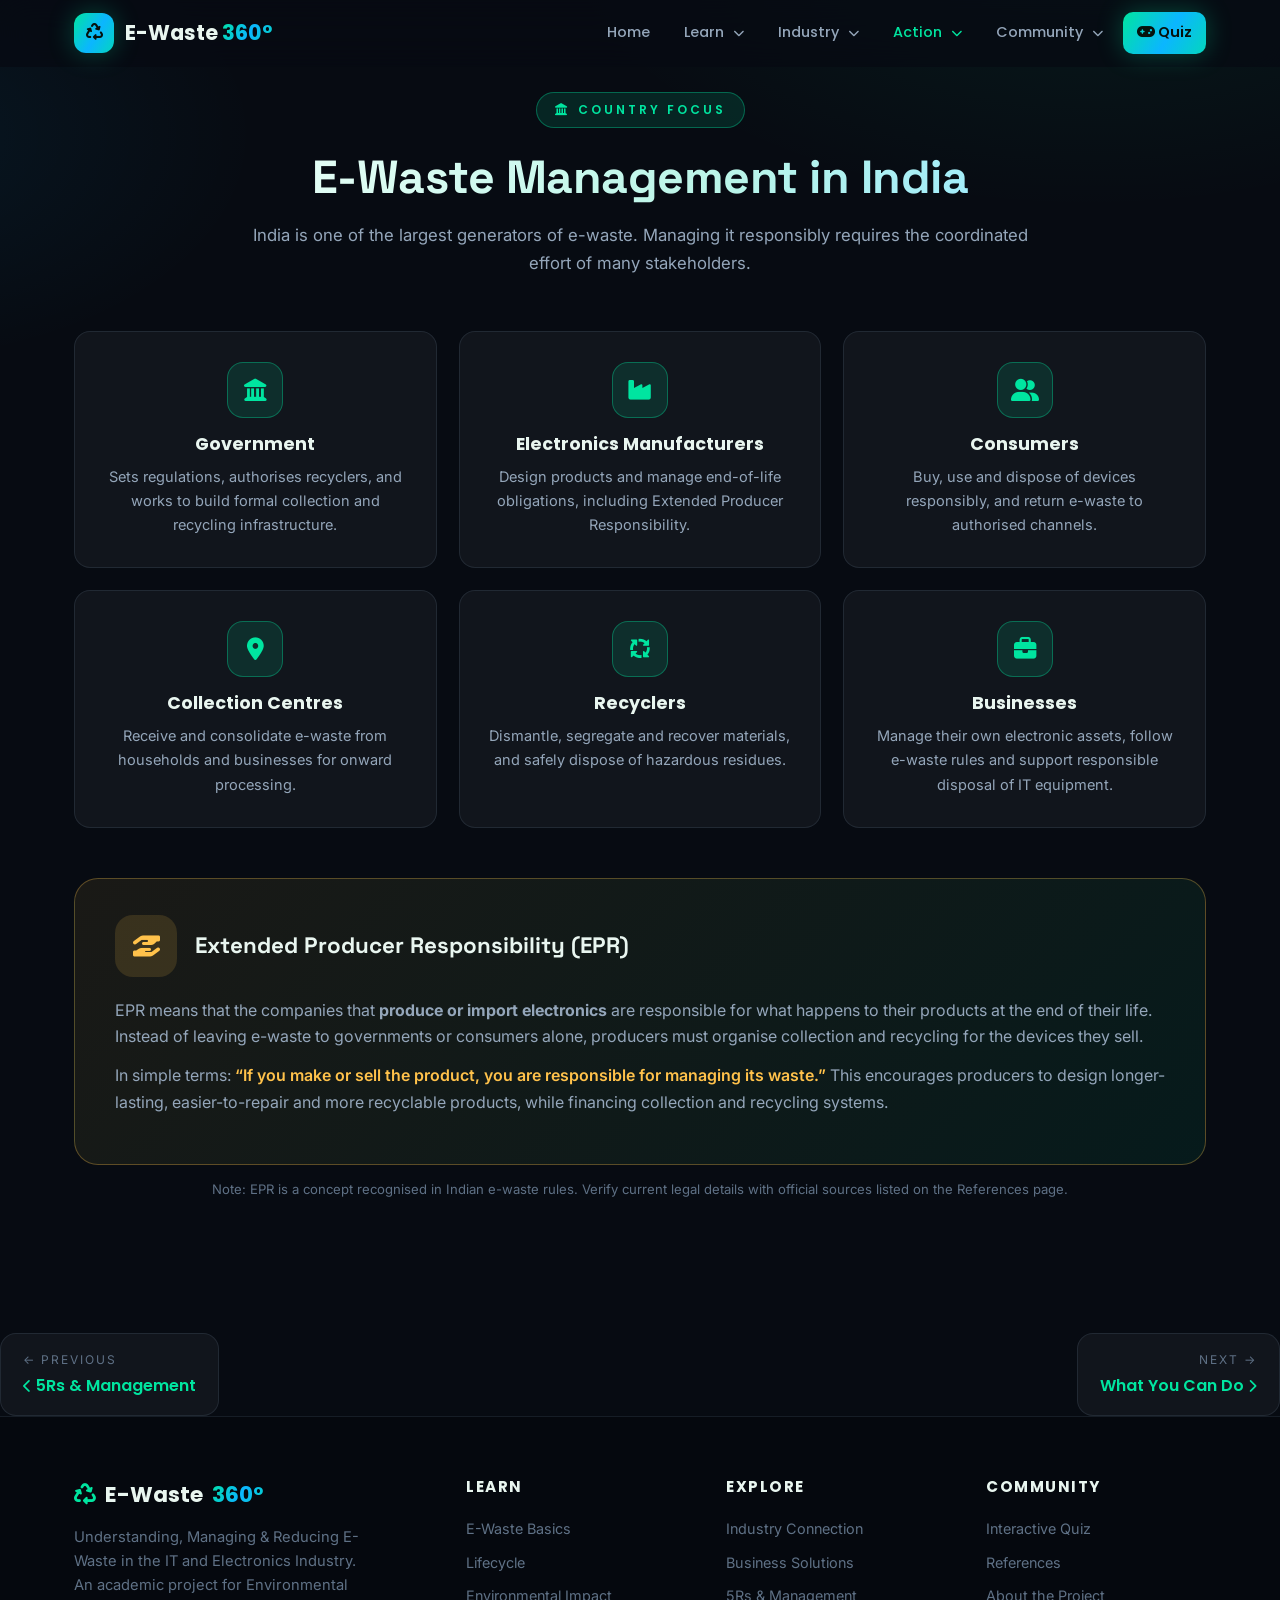
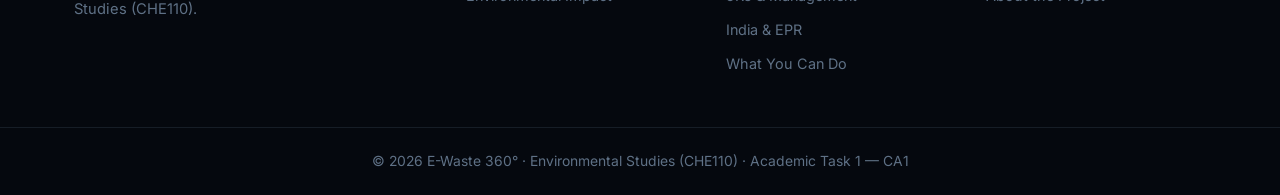
<file: CA 1 Product/india.html>
<!DOCTYPE html>
<html lang="en">
<head>
    <meta charset="UTF-8">
    <meta name="viewport" content="width=device-width, initial-scale=1.0">
    <meta name="description" content="E-waste management in India: the role of government, manufacturers, consumers, collection centres, recyclers and businesses, plus Extended Producer Responsibility (EPR).">
    <title>E-Waste Management in India | E-Waste 360°</title>
    <link rel="icon" href="data:image/svg+xml,<svg xmlns='http://www.w3.org/2000/svg' viewBox='0 0 100 100'><text y='.9em' font-size='90'>🌱</text></svg>">
    <link rel="preconnect" href="https://fonts.googleapis.com">
    <link rel="preconnect" href="https://fonts.gstatic.com" crossorigin>
    <link href="https://fonts.googleapis.com/css2?family=Poppins:wght@400;500;600;700;800&family=Inter:wght@300;400;500;600;700&family=Space+Grotesk:wght@500;600;700&display=swap" rel="stylesheet">
    <link rel="stylesheet" href="https://cdnjs.cloudflare.com/ajax/libs/font-awesome/6.5.1/css/all.min.css">
    <link rel="stylesheet" href="css/style.css">
</head>
<body data-page="india">

    <div id="navRoot"></div>

    <main class="page-content">

        <section class="section">
            <div class="container">
                <div class="section-header reveal">
                    <span class="section-tag"><i class="fa-solid fa-landmark"></i> Country Focus</span>
                    <h2 class="section-title">E-Waste Management in India</h2>
                    <p class="section-desc">India is one of the largest generators of e-waste. Managing it responsibly requires the coordinated effort of many stakeholders.</p>
                </div>

                <div class="role-grid">
                    <div class="role-card tilt reveal">
                        <div class="role-icon"><i class="fa-solid fa-landmark"></i></div>
                        <h3>Government</h3>
                        <p>Sets regulations, authorises recyclers, and works to build formal collection and recycling infrastructure.</p>
                    </div>
                    <div class="role-card tilt reveal">
                        <div class="role-icon"><i class="fa-solid fa-industry"></i></div>
                        <h3>Electronics Manufacturers</h3>
                        <p>Design products and manage end-of-life obligations, including Extended Producer Responsibility.</p>
                    </div>
                    <div class="role-card tilt reveal">
                        <div class="role-icon"><i class="fa-solid fa-user-group"></i></div>
                        <h3>Consumers</h3>
                        <p>Buy, use and dispose of devices responsibly, and return e-waste to authorised channels.</p>
                    </div>
                    <div class="role-card tilt reveal">
                        <div class="role-icon"><i class="fa-solid fa-location-dot"></i></div>
                        <h3>Collection Centres</h3>
                        <p>Receive and consolidate e-waste from households and businesses for onward processing.</p>
                    </div>
                    <div class="role-card tilt reveal">
                        <div class="role-icon"><i class="fa-solid fa-arrows-spin"></i></div>
                        <h3>Recyclers</h3>
                        <p>Dismantle, segregate and recover materials, and safely dispose of hazardous residues.</p>
                    </div>
                    <div class="role-card tilt reveal">
                        <div class="role-icon"><i class="fa-solid fa-briefcase"></i></div>
                        <h3>Businesses</h3>
                        <p>Manage their own electronic assets, follow e-waste rules and support responsible disposal of IT equipment.</p>
                    </div>
                </div>

                <div class="epr-box reveal">
                    <div class="epr-heading">
                        <span class="epr-icon"><i class="fa-solid fa-hand-holding-hand"></i></span>
                        <h3>Extended Producer Responsibility (EPR)</h3>
                    </div>
                    <p>EPR means that the companies that <strong>produce or import electronics</strong> are responsible for what happens to their products at the end of their life. Instead of leaving e-waste to governments or consumers alone, producers must organise collection and recycling for the devices they sell.</p>
                    <p>In simple terms: <em>&ldquo;If you make or sell the product, you are responsible for managing its waste.&rdquo;</em> This encourages producers to design longer-lasting, easier-to-repair and more recyclable products, while financing collection and recycling systems.</p>
                </div>
                <p class="stat-source">Note: EPR is a concept recognised in Indian e-waste rules. Verify current legal details with official sources listed on the References page.</p>
            </div>
        </section>

    </main>

    <div id="pagerRoot"></div>
    <div id="footerRoot"></div>
    <div id="extrasRoot"></div>

    <script src="js/components.js"></script>
    <script src="js/main.js"></script>
</body>
</html>
</file>
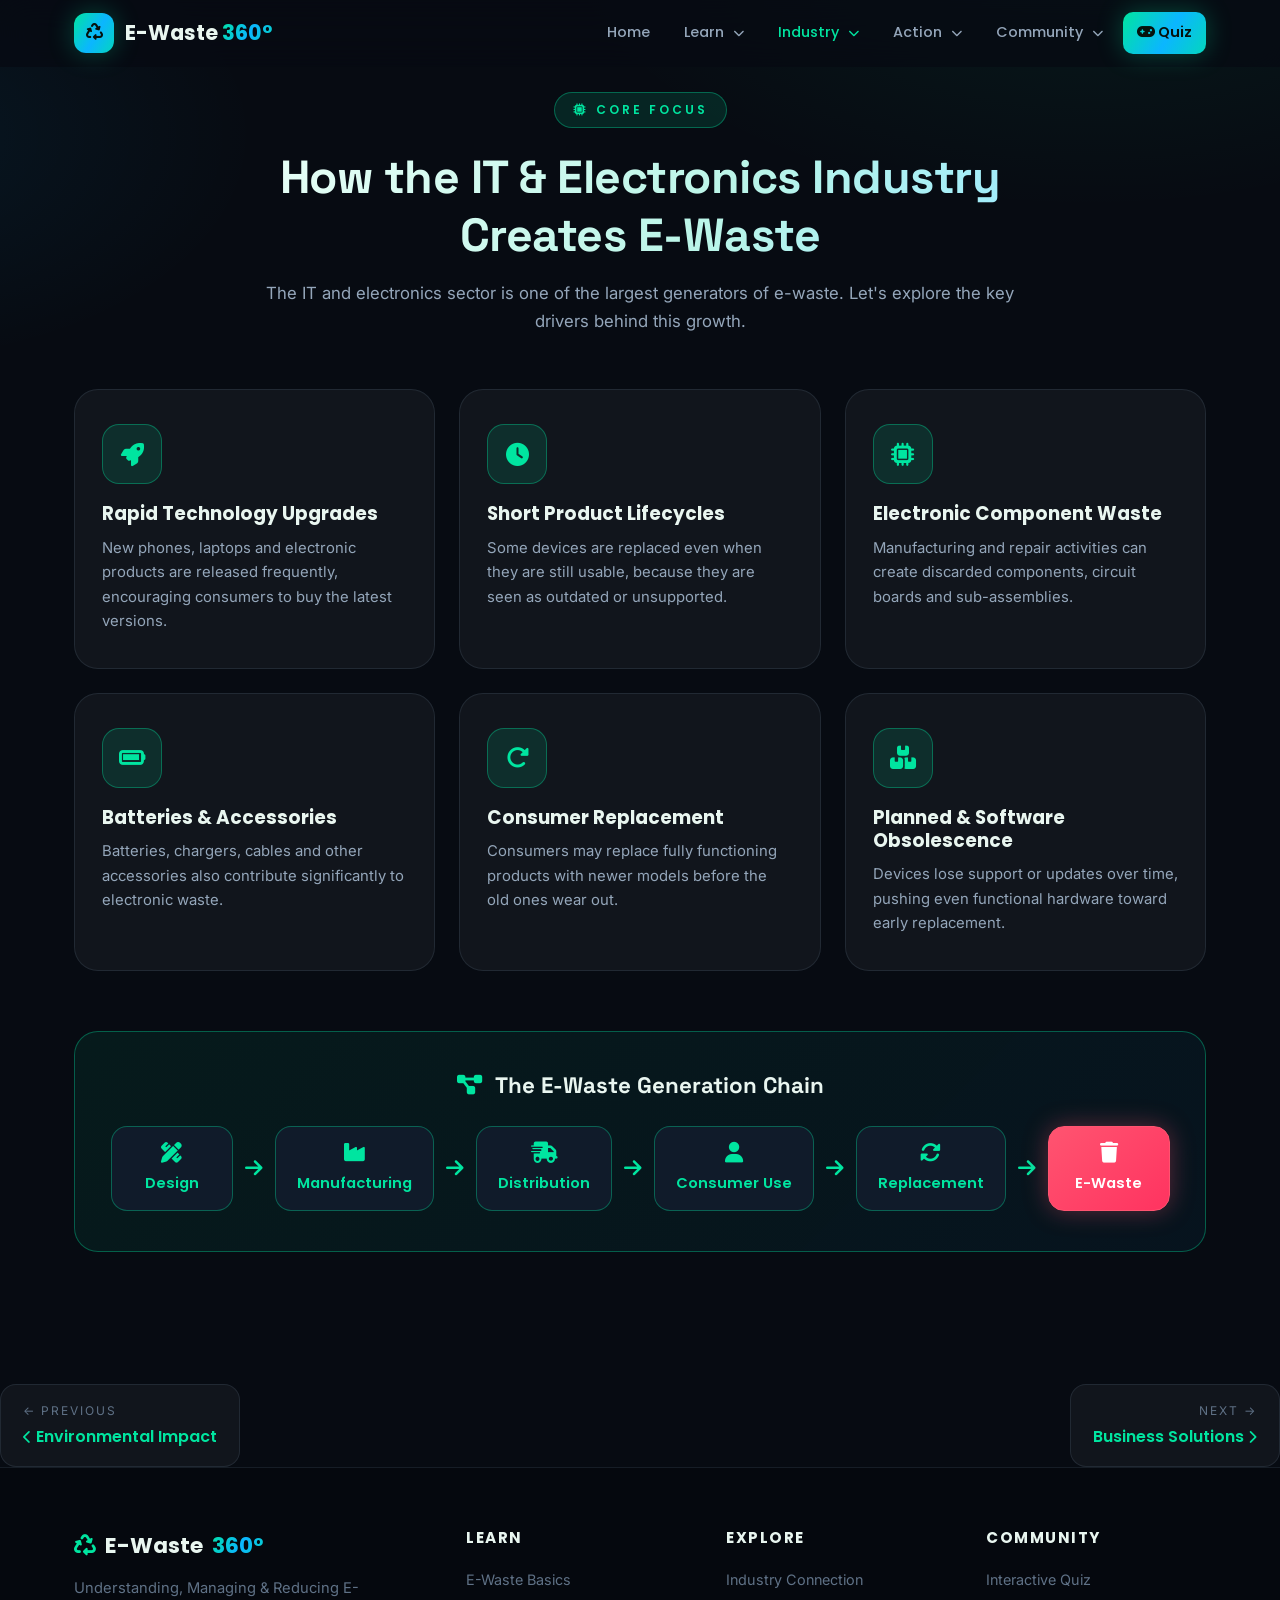
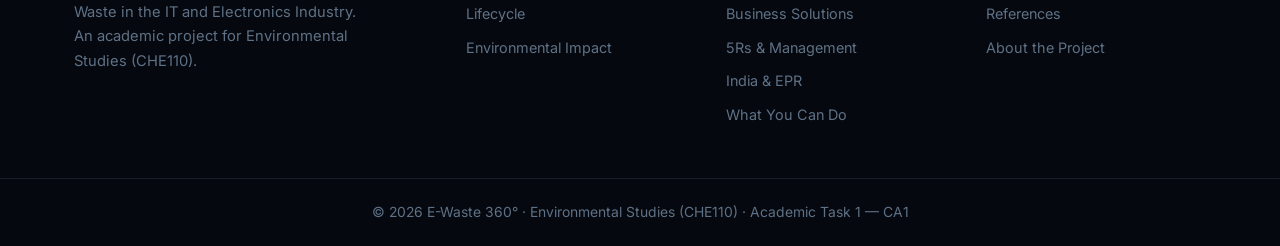
<file: CA 1 Product/industry.html>
<!DOCTYPE html>
<html lang="en">
<head>
    <meta charset="UTF-8">
    <meta name="viewport" content="width=device-width, initial-scale=1.0">
    <meta name="description" content="How the IT and Electronics Industry creates e-waste: rapid upgrades, short lifecycles, component waste, batteries and consumer replacement.">
    <title>IT &amp; Electronics Industry &amp; E-Waste | E-Waste 360°</title>
    <link rel="icon" href="data:image/svg+xml,<svg xmlns='http://www.w3.org/2000/svg' viewBox='0 0 100 100'><text y='.9em' font-size='90'>🌱</text></svg>">
    <link rel="preconnect" href="https://fonts.googleapis.com">
    <link rel="preconnect" href="https://fonts.gstatic.com" crossorigin>
    <link href="https://fonts.googleapis.com/css2?family=Poppins:wght@400;500;600;700;800&family=Inter:wght@300;400;500;600;700&family=Space+Grotesk:wght@500;600;700&display=swap" rel="stylesheet">
    <link rel="stylesheet" href="https://cdnjs.cloudflare.com/ajax/libs/font-awesome/6.5.1/css/all.min.css">
    <link rel="stylesheet" href="css/style.css">
</head>
<body data-page="industry">

    <div id="navRoot"></div>

    <main class="page-content">

        <section class="section">
            <div class="container">
                <div class="section-header reveal">
                    <span class="section-tag"><i class="fa-solid fa-microchip"></i> Core Focus</span>
                    <h2 class="section-title">How the IT &amp; Electronics Industry Creates E-Waste</h2>
                    <p class="section-desc">The IT and electronics sector is one of the largest generators of e-waste. Let's explore the key drivers behind this growth.</p>
                </div>

                <div class="factors-grid">
                    <div class="factor-card tilt reveal">
                        <div class="factor-icon"><i class="fa-solid fa-rocket"></i></div>
                        <h3>Rapid Technology Upgrades</h3>
                        <p>New phones, laptops and electronic products are released frequently, encouraging consumers to buy the latest versions.</p>
                    </div>
                    <div class="factor-card tilt reveal">
                        <div class="factor-icon"><i class="fa-solid fa-clock"></i></div>
                        <h3>Short Product Lifecycles</h3>
                        <p>Some devices are replaced even when they are still usable, because they are seen as outdated or unsupported.</p>
                    </div>
                    <div class="factor-card tilt reveal">
                        <div class="factor-icon"><i class="fa-solid fa-microchip"></i></div>
                        <h3>Electronic Component Waste</h3>
                        <p>Manufacturing and repair activities can create discarded components, circuit boards and sub-assemblies.</p>
                    </div>
                    <div class="factor-card tilt reveal">
                        <div class="factor-icon"><i class="fa-solid fa-battery-full"></i></div>
                        <h3>Batteries &amp; Accessories</h3>
                        <p>Batteries, chargers, cables and other accessories also contribute significantly to electronic waste.</p>
                    </div>
                    <div class="factor-card tilt reveal">
                        <div class="factor-icon"><i class="fa-solid fa-rotate-right"></i></div>
                        <h3>Consumer Replacement</h3>
                        <p>Consumers may replace fully functioning products with newer models before the old ones wear out.</p>
                    </div>
                    <div class="factor-card tilt reveal">
                        <div class="factor-icon"><i class="fa-solid fa-boxes-stacked"></i></div>
                        <h3>Planned &amp; Software Obsolescence</h3>
                        <p>Devices lose support or updates over time, pushing even functional hardware toward early replacement.</p>
                    </div>
                </div>

                <div class="flow-diagram reveal">
                    <h3 class="flow-title"><i class="fa-solid fa-diagram-project"></i> The E-Waste Generation Chain</h3>
                    <div class="flow-chain">
                        <div class="flow-node"><i class="fa-solid fa-pen-ruler"></i><span>Design</span></div>
                        <div class="flow-arrow"><i class="fa-solid fa-arrow-right"></i></div>
                        <div class="flow-node"><i class="fa-solid fa-industry"></i><span>Manufacturing</span></div>
                        <div class="flow-arrow"><i class="fa-solid fa-arrow-right"></i></div>
                        <div class="flow-node"><i class="fa-solid fa-truck-fast"></i><span>Distribution</span></div>
                        <div class="flow-arrow"><i class="fa-solid fa-arrow-right"></i></div>
                        <div class="flow-node"><i class="fa-solid fa-user"></i><span>Consumer Use</span></div>
                        <div class="flow-arrow"><i class="fa-solid fa-arrow-right"></i></div>
                        <div class="flow-node"><i class="fa-solid fa-rotate"></i><span>Replacement</span></div>
                        <div class="flow-arrow"><i class="fa-solid fa-arrow-right"></i></div>
                        <div class="flow-node flow-node-waste"><i class="fa-solid fa-trash"></i><span>E-Waste</span></div>
                    </div>
                </div>
            </div>
        </section>

    </main>

    <div id="pagerRoot"></div>
    <div id="footerRoot"></div>
    <div id="extrasRoot"></div>

    <script src="js/components.js"></script>
    <script src="js/main.js"></script>
</body>
</html>
</file>
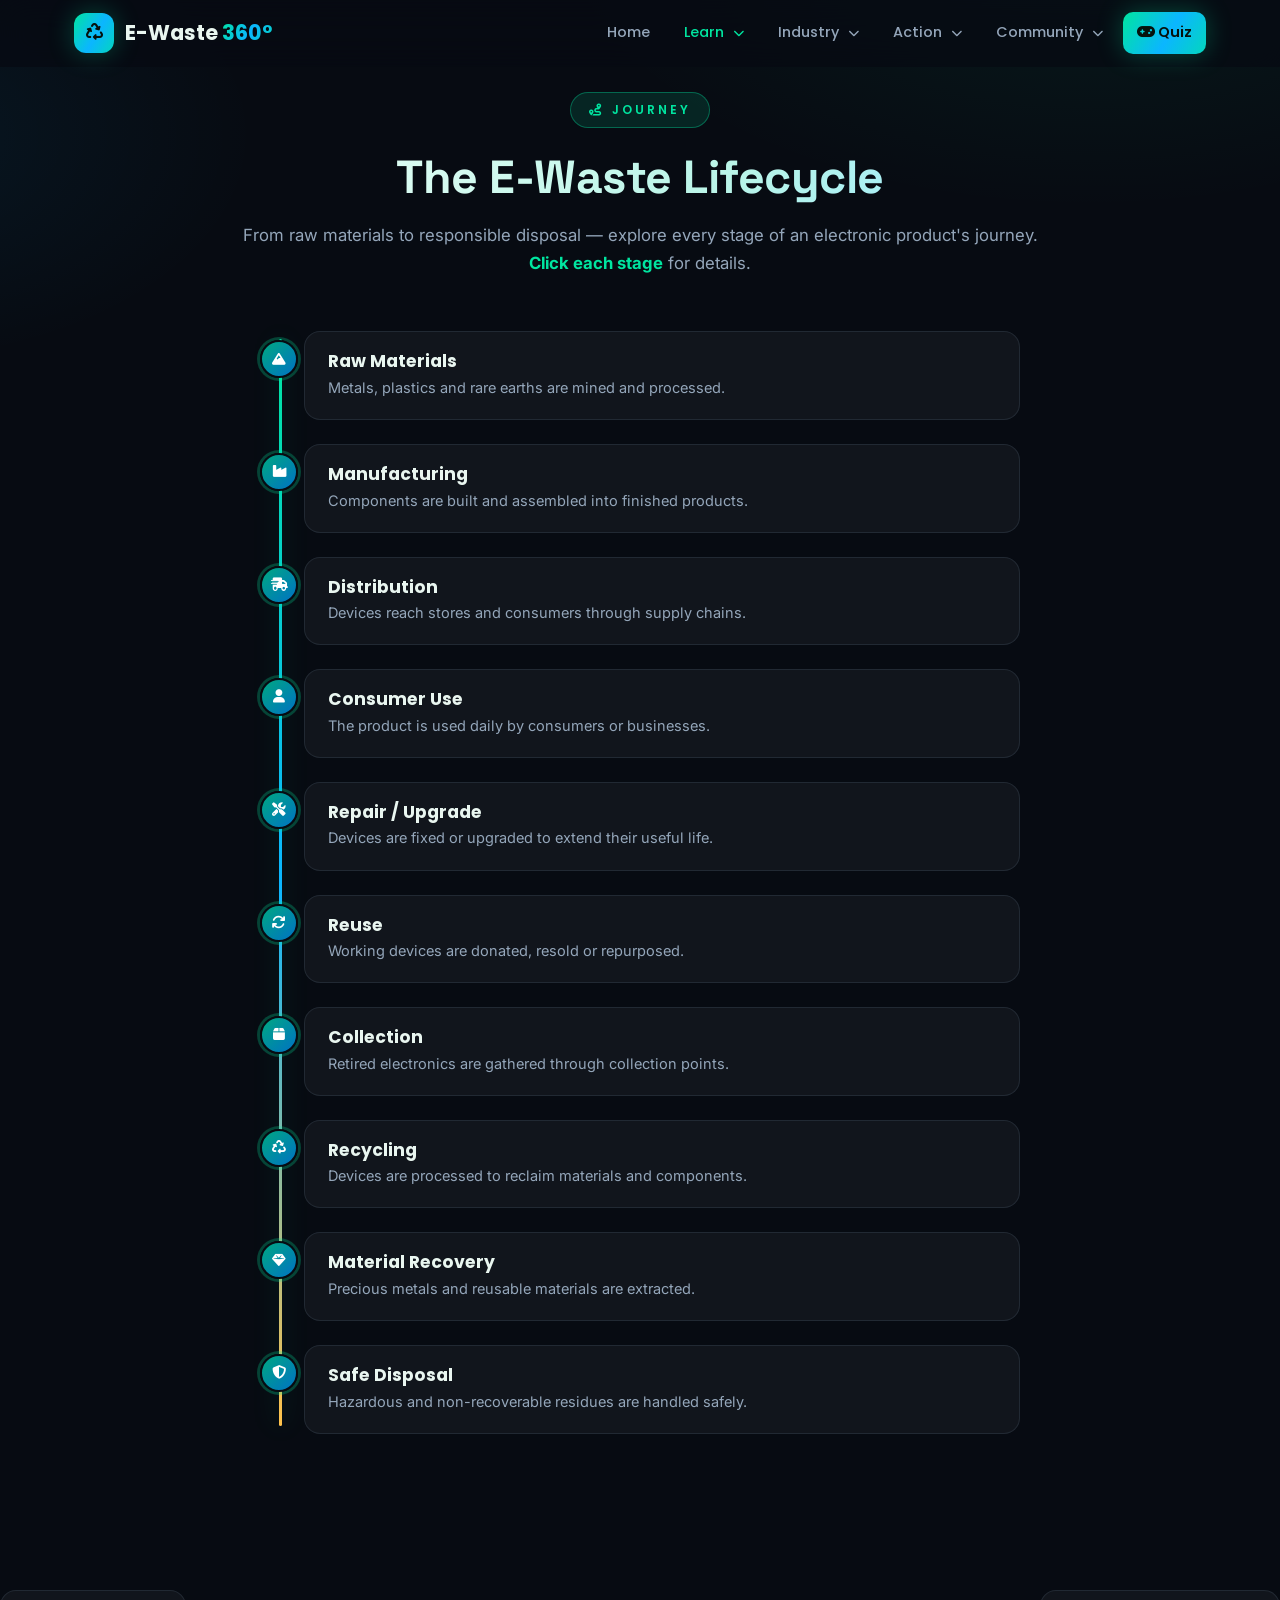
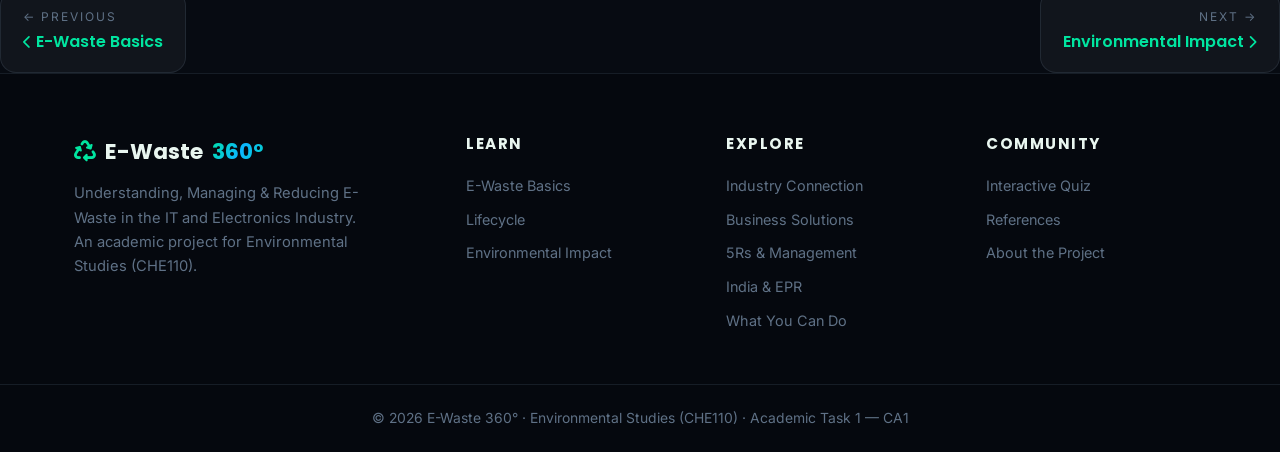
<file: CA 1 Product/lifecycle.html>
<!DOCTYPE html>
<html lang="en">
<head>
    <meta charset="UTF-8">
    <meta name="viewport" content="width=device-width, initial-scale=1.0">
    <meta name="description" content="Explore the e-waste lifecycle: raw materials, manufacturing, distribution, consumer use, repair, reuse, collection, recycling, material recovery and safe disposal.">
    <title>E-Waste Lifecycle | E-Waste 360°</title>
    <link rel="icon" href="data:image/svg+xml,<svg xmlns='http://www.w3.org/2000/svg' viewBox='0 0 100 100'><text y='.9em' font-size='90'>🌱</text></svg>">
    <link rel="preconnect" href="https://fonts.googleapis.com">
    <link rel="preconnect" href="https://fonts.gstatic.com" crossorigin>
    <link href="https://fonts.googleapis.com/css2?family=Poppins:wght@400;500;600;700;800&family=Inter:wght@300;400;500;600;700&family=Space+Grotesk:wght@500;600;700&display=swap" rel="stylesheet">
    <link rel="stylesheet" href="https://cdnjs.cloudflare.com/ajax/libs/font-awesome/6.5.1/css/all.min.css">
    <link rel="stylesheet" href="css/style.css">
</head>
<body data-page="lifecycle">

    <div id="navRoot"></div>

    <main class="page-content">

        <section class="section">
            <div class="container">
                <div class="section-header reveal">
                    <span class="section-tag"><i class="fa-solid fa-route"></i> Journey</span>
                    <h2 class="section-title">The E-Waste Lifecycle</h2>
                    <p class="section-desc">From raw materials to responsible disposal &mdash; explore every stage of an electronic product's journey. <strong>Click each stage</strong> for details.</p>
                </div>

                <div class="timeline">
                    <div class="tl-stage reveal" data-stage="0">
                        <div class="tl-dot"><i class="fa-solid fa-mountain"></i></div>
                        <div class="tl-content"><h3>Raw Materials</h3><p>Metals, plastics and rare earths are mined and processed.</p></div>
                    </div>
                    <div class="tl-stage reveal" data-stage="1">
                        <div class="tl-dot"><i class="fa-solid fa-industry"></i></div>
                        <div class="tl-content"><h3>Manufacturing</h3><p>Components are built and assembled into finished products.</p></div>
                    </div>
                    <div class="tl-stage reveal" data-stage="2">
                        <div class="tl-dot"><i class="fa-solid fa-truck-fast"></i></div>
                        <div class="tl-content"><h3>Distribution</h3><p>Devices reach stores and consumers through supply chains.</p></div>
                    </div>
                    <div class="tl-stage reveal" data-stage="3">
                        <div class="tl-dot"><i class="fa-solid fa-user"></i></div>
                        <div class="tl-content"><h3>Consumer Use</h3><p>The product is used daily by consumers or businesses.</p></div>
                    </div>
                    <div class="tl-stage reveal" data-stage="4">
                        <div class="tl-dot"><i class="fa-solid fa-screwdriver-wrench"></i></div>
                        <div class="tl-content"><h3>Repair / Upgrade</h3><p>Devices are fixed or upgraded to extend their useful life.</p></div>
                    </div>
                    <div class="tl-stage reveal" data-stage="5">
                        <div class="tl-dot"><i class="fa-solid fa-arrows-rotate"></i></div>
                        <div class="tl-content"><h3>Reuse</h3><p>Working devices are donated, resold or repurposed.</p></div>
                    </div>
                    <div class="tl-stage reveal" data-stage="6">
                        <div class="tl-dot"><i class="fa-solid fa-box"></i></div>
                        <div class="tl-content"><h3>Collection</h3><p>Retired electronics are gathered through collection points.</p></div>
                    </div>
                    <div class="tl-stage reveal" data-stage="7">
                        <div class="tl-dot"><i class="fa-solid fa-recycle"></i></div>
                        <div class="tl-content"><h3>Recycling</h3><p>Devices are processed to reclaim materials and components.</p></div>
                    </div>
                    <div class="tl-stage reveal" data-stage="8">
                        <div class="tl-dot"><i class="fa-solid fa-gem"></i></div>
                        <div class="tl-content"><h3>Material Recovery</h3><p>Precious metals and reusable materials are extracted.</p></div>
                    </div>
                    <div class="tl-stage reveal" data-stage="9">
                        <div class="tl-dot"><i class="fa-solid fa-shield-halved"></i></div>
                        <div class="tl-content"><h3>Safe Disposal</h3><p>Hazardous and non-recoverable residues are handled safely.</p></div>
                    </div>
                </div>
            </div>
        </section>

    </main>

    <!-- Lifecycle modal -->
    <div class="modal" id="lifecycleModal">
        <div class="modal-backdrop" onclick="window.closeModal()"></div>
        <div class="modal-content">
            <button class="modal-close" onclick="window.closeModal()" aria-label="Close">&times;</button>
            <div class="modal-icon" id="modalIcon"><i class="fa-solid fa-leaf"></i></div>
            <h3 id="modalTitle"></h3>
            <p id="modalText"></p>
        </div>
    </div>

    <div id="pagerRoot"></div>
    <div id="footerRoot"></div>
    <div id="extrasRoot"></div>

    <script src="js/components.js"></script>
    <script src="js/main.js"></script>
</body>
</html>
</file>
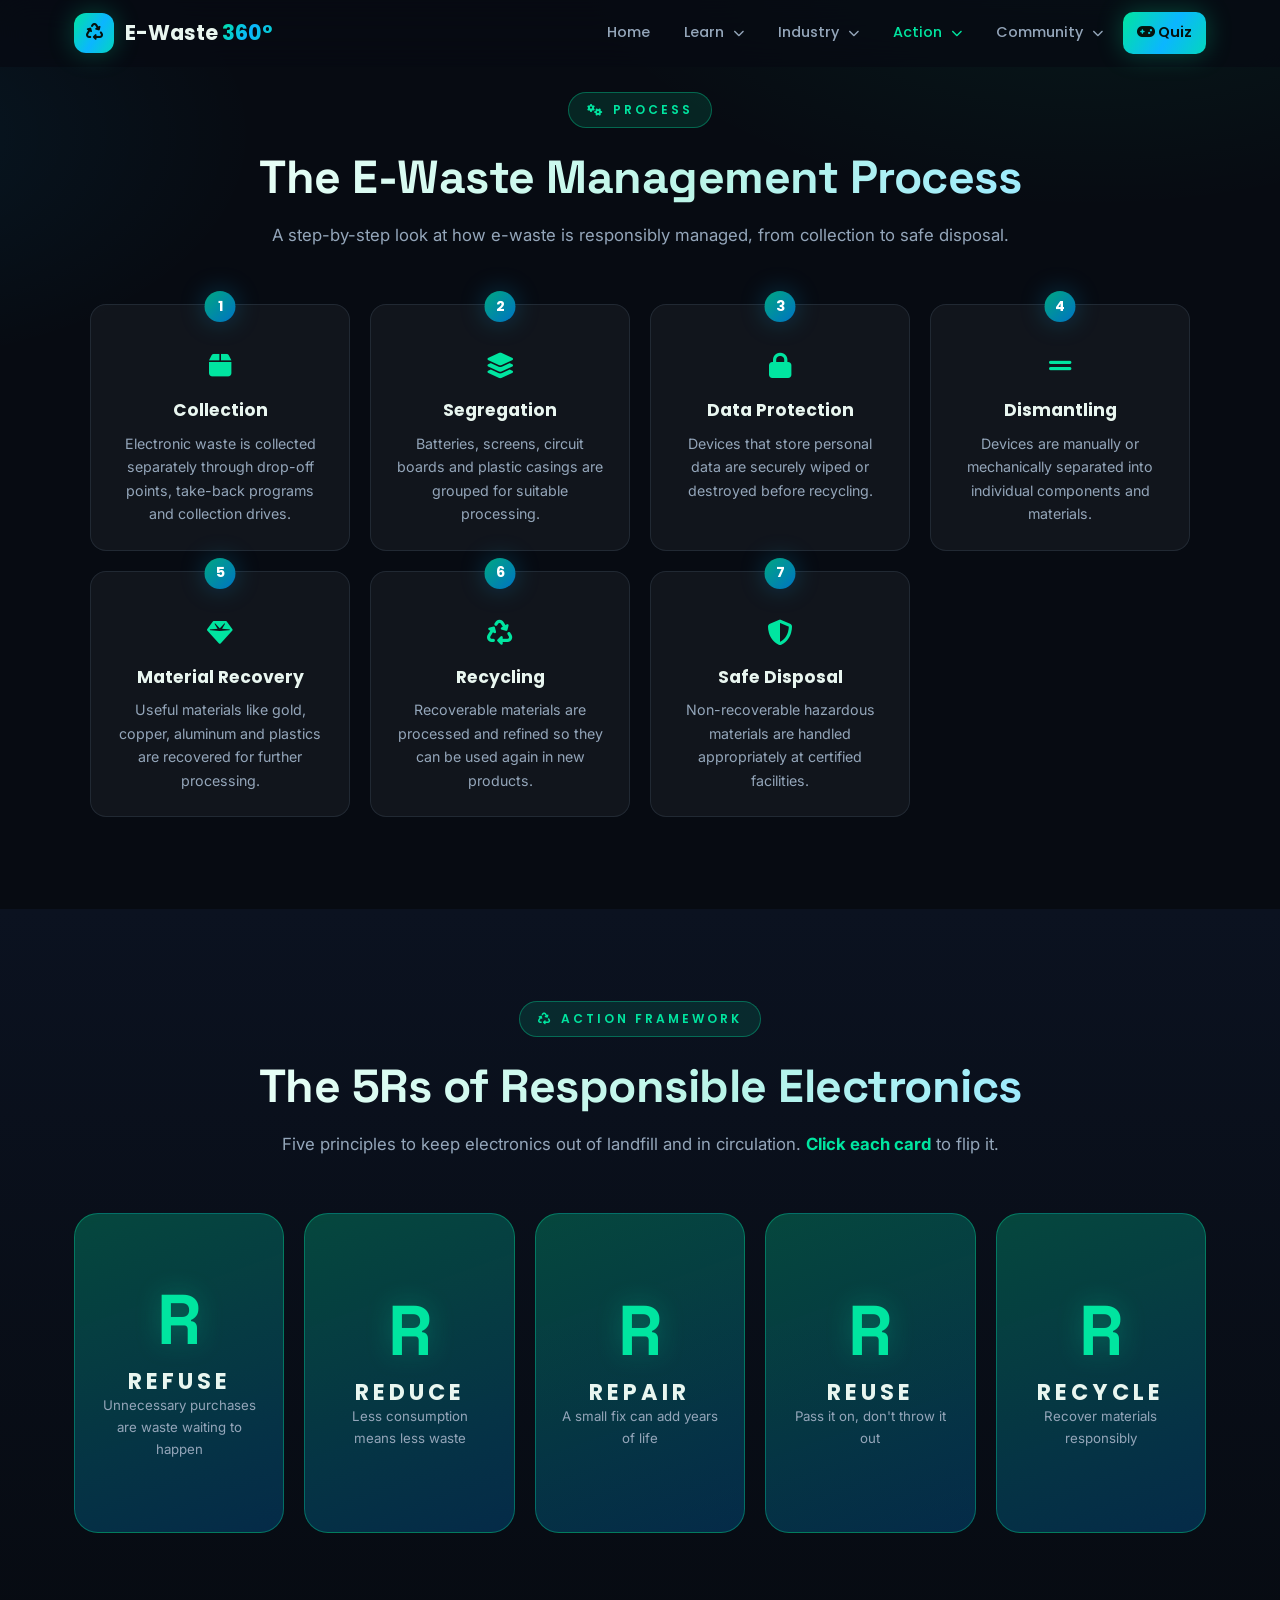
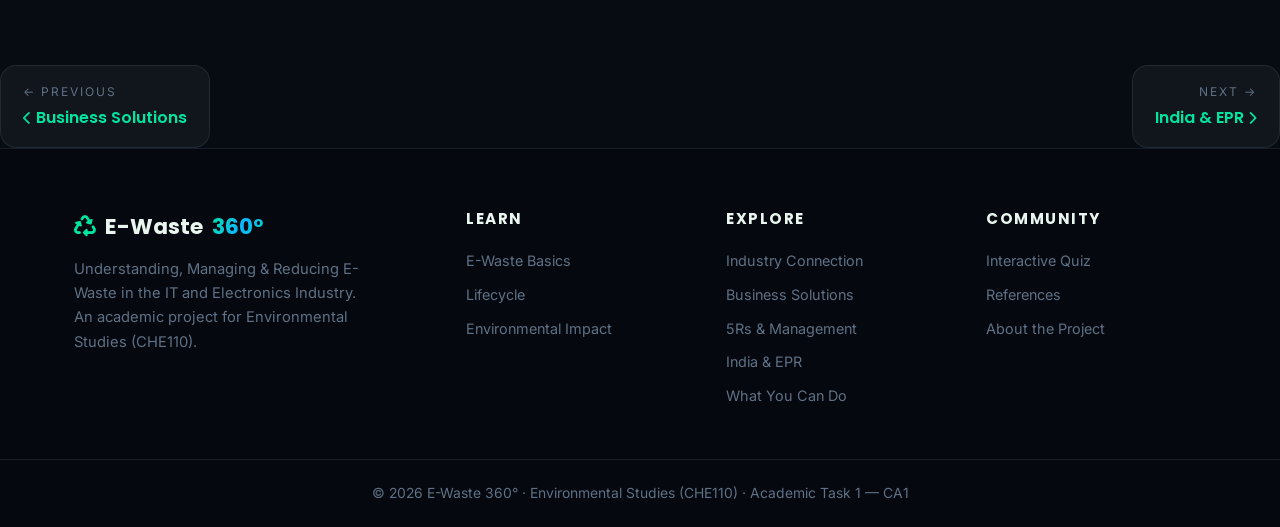
<file: CA 1 Product/management.html>
<!DOCTYPE html>
<html lang="en">
<head>
    <meta charset="UTF-8">
    <meta name="viewport" content="width=device-width, initial-scale=1.0">
    <meta name="description" content="The 7-step e-waste management process and the 5R approach: Refuse, Reduce, Repair, Reuse, Recycle.">
    <title>5Rs &amp; E-Waste Management Process | E-Waste 360°</title>
    <link rel="icon" href="data:image/svg+xml,<svg xmlns='http://www.w3.org/2000/svg' viewBox='0 0 100 100'><text y='.9em' font-size='90'>🌱</text></svg>">
    <link rel="preconnect" href="https://fonts.googleapis.com">
    <link rel="preconnect" href="https://fonts.gstatic.com" crossorigin>
    <link href="https://fonts.googleapis.com/css2?family=Poppins:wght@400;500;600;700;800&family=Inter:wght@300;400;500;600;700&family=Space+Grotesk:wght@500;600;700&display=swap" rel="stylesheet">
    <link rel="stylesheet" href="https://cdnjs.cloudflare.com/ajax/libs/font-awesome/6.5.1/css/all.min.css">
    <link rel="stylesheet" href="css/style.css">
</head>
<body data-page="management">

    <div id="navRoot"></div>

    <main class="page-content">

        <section class="section">
            <div class="container">
                <div class="section-header reveal">
                    <span class="section-tag"><i class="fa-solid fa-gears"></i> Process</span>
                    <h2 class="section-title">The E-Waste Management Process</h2>
                    <p class="section-desc">A step-by-step look at how e-waste is responsibly managed, from collection to safe disposal.</p>
                </div>

                <div class="process-steps">
                    <div class="p-step reveal">
                        <div class="p-number">1</div>
                        <div class="p-icon"><i class="fa-solid fa-box"></i></div>
                        <h3>Collection</h3>
                        <p>Electronic waste is collected separately through drop-off points, take-back programs and collection drives.</p>
                    </div>
                    <div class="p-step reveal">
                        <div class="p-number">2</div>
                        <div class="p-icon"><i class="fa-solid fa-layer-group"></i></div>
                        <h3>Segregation</h3>
                        <p>Batteries, screens, circuit boards and plastic casings are grouped for suitable processing.</p>
                    </div>
                    <div class="p-step reveal">
                        <div class="p-number">3</div>
                        <div class="p-icon"><i class="fa-solid fa-lock"></i></div>
                        <h3>Data Protection</h3>
                        <p>Devices that store personal data are securely wiped or destroyed before recycling.</p>
                    </div>
                    <div class="p-step reveal">
                        <div class="p-number">4</div>
                        <div class="p-icon"><i class="fa-solid fa-grip-lines"></i></div>
                        <h3>Dismantling</h3>
                        <p>Devices are manually or mechanically separated into individual components and materials.</p>
                    </div>
                    <div class="p-step reveal">
                        <div class="p-number">5</div>
                        <div class="p-icon"><i class="fa-solid fa-gem"></i></div>
                        <h3>Material Recovery</h3>
                        <p>Useful materials like gold, copper, aluminum and plastics are recovered for further processing.</p>
                    </div>
                    <div class="p-step reveal">
                        <div class="p-number">6</div>
                        <div class="p-icon"><i class="fa-solid fa-recycle"></i></div>
                        <h3>Recycling</h3>
                        <p>Recoverable materials are processed and refined so they can be used again in new products.</p>
                    </div>
                    <div class="p-step reveal">
                        <div class="p-number">7</div>
                        <div class="p-icon"><i class="fa-solid fa-shield-halved"></i></div>
                        <h3>Safe Disposal</h3>
                        <p>Non-recoverable hazardous materials are handled appropriately at certified facilities.</p>
                    </div>
                </div>
            </div>
        </section>

        <section class="section alt">
            <div class="container">
                <div class="section-header reveal">
                    <span class="section-tag"><i class="fa-solid fa-recycle"></i> Action Framework</span>
                    <h2 class="section-title">The 5Rs of Responsible Electronics</h2>
                    <p class="section-desc">Five principles to keep electronics out of landfill and in circulation. <strong>Click each card</strong> to flip it.</p>
                </div>

                <div class="r-grid">
                    <div class="r-card reveal">
                        <div class="r-inner">
                            <div class="r-front"><span class="r-letter">R</span><h3>REFUSE</h3><p>Unnecessary purchases are waste waiting to happen</p></div>
                            <div class="r-back r-back-refuse"><h3>Refuse</h3><p>Avoid unnecessary purchases. Say no to gadgets you don't truly need and resist upgrade pressure.</p></div>
                        </div>
                    </div>
                    <div class="r-card reveal">
                        <div class="r-inner">
                            <div class="r-front"><span class="r-letter">R</span><h3>REDUCE</h3><p>Less consumption means less waste</p></div>
                            <div class="r-back r-back-reduce"><h3>Reduce</h3><p>Reduce unnecessary electronic consumption and buy only what you actually need.</p></div>
                        </div>
                    </div>
                    <div class="r-card reveal">
                        <div class="r-inner">
                            <div class="r-front"><span class="r-letter">R</span><h3>REPAIR</h3><p>A small fix can add years of life</p></div>
                            <div class="r-back r-back-repair"><h3>Repair</h3><p>Repair devices instead of immediately replacing them. A small fix can extend a device's life by years.</p></div>
                        </div>
                    </div>
                    <div class="r-card reveal">
                        <div class="r-inner">
                            <div class="r-front"><span class="r-letter">R</span><h3>REUSE</h3><p>Pass it on, don't throw it out</p></div>
                            <div class="r-back r-back-reuse"><h3>Reuse</h3><p>Donate, resell or reuse working devices so they keep serving people instead of becoming waste.</p></div>
                        </div>
                    </div>
                    <div class="r-card reveal">
                        <div class="r-inner">
                            <div class="r-front"><span class="r-letter">R</span><h3>RECYCLE</h3><p>Recover materials responsibly</p></div>
                            <div class="r-back r-back-recycle"><h3>Recycle</h3><p>Send unusable electronics through appropriate recycling channels so materials can be recovered.</p></div>
                        </div>
                    </div>
                </div>
            </div>
        </section>

    </main>

    <div id="pagerRoot"></div>
    <div id="footerRoot"></div>
    <div id="extrasRoot"></div>

    <script src="js/components.js"></script>
    <script src="js/main.js"></script>
</body>
</html>
</file>
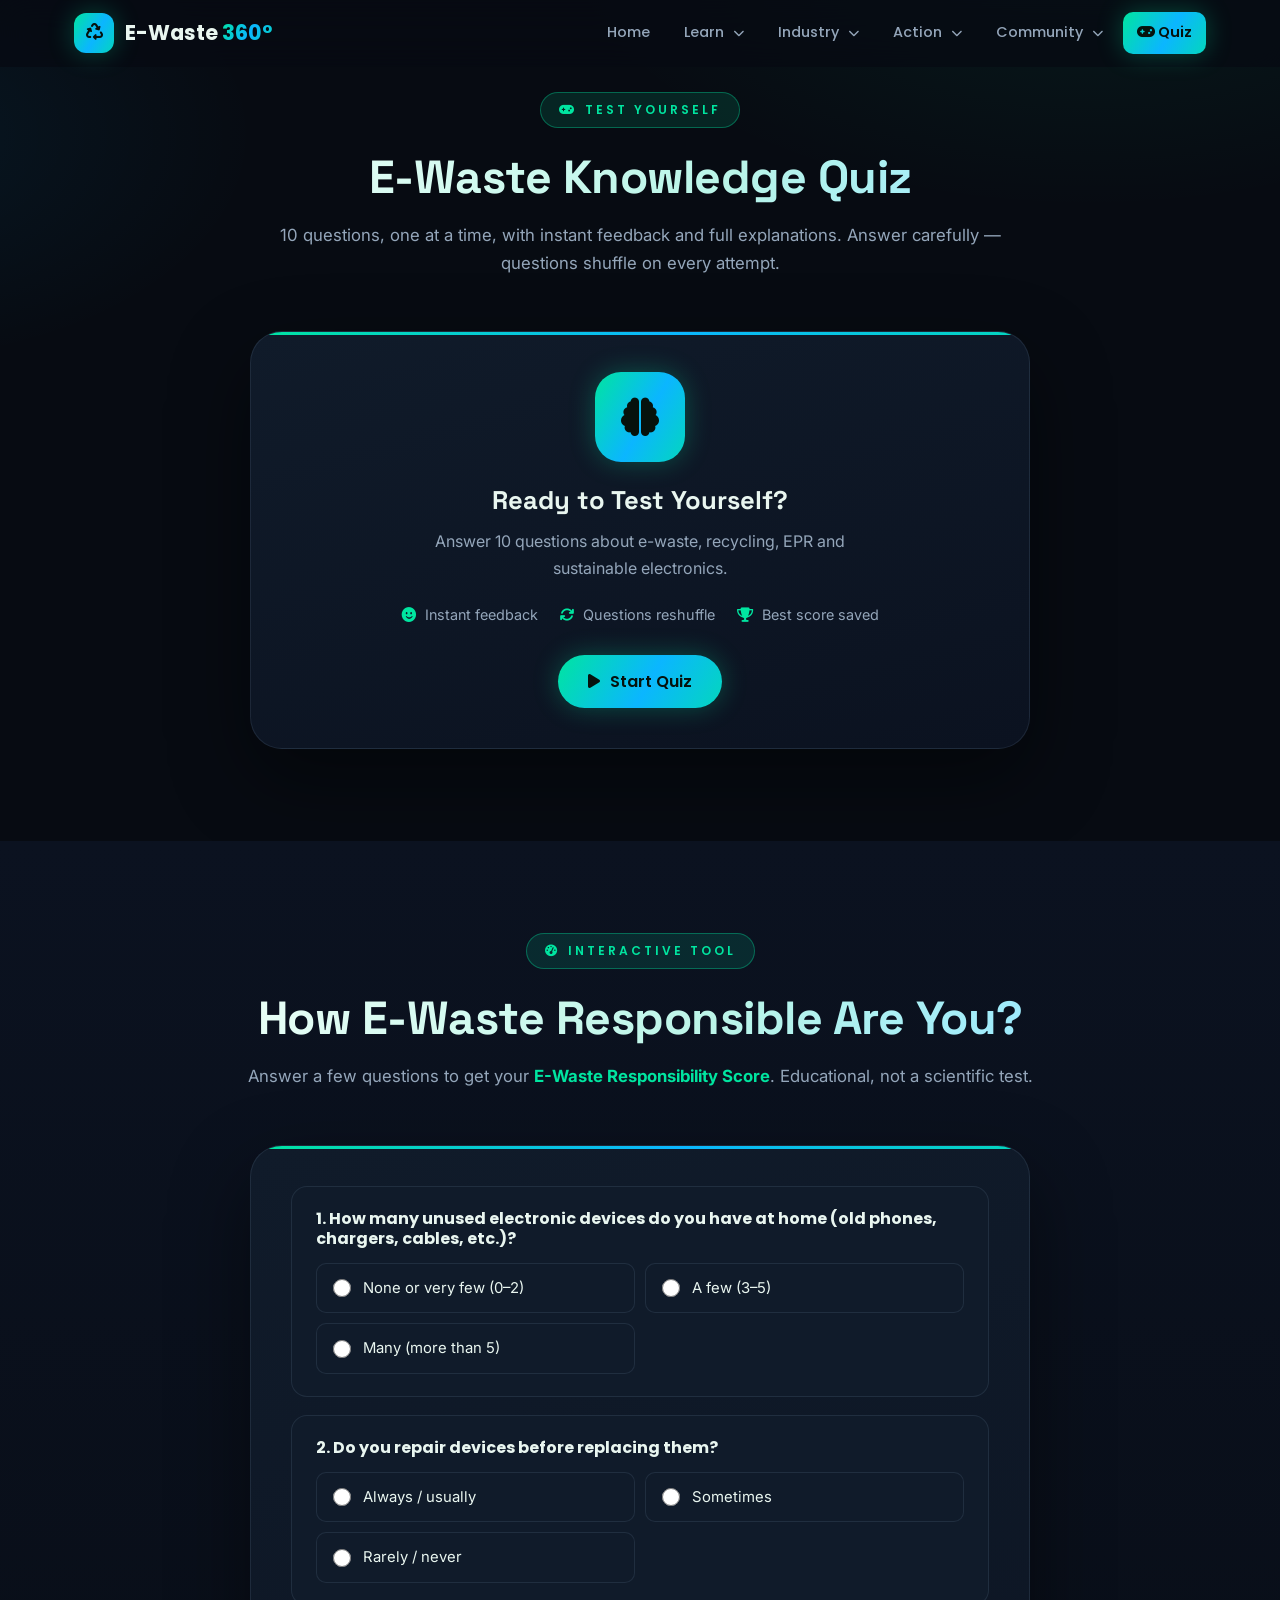
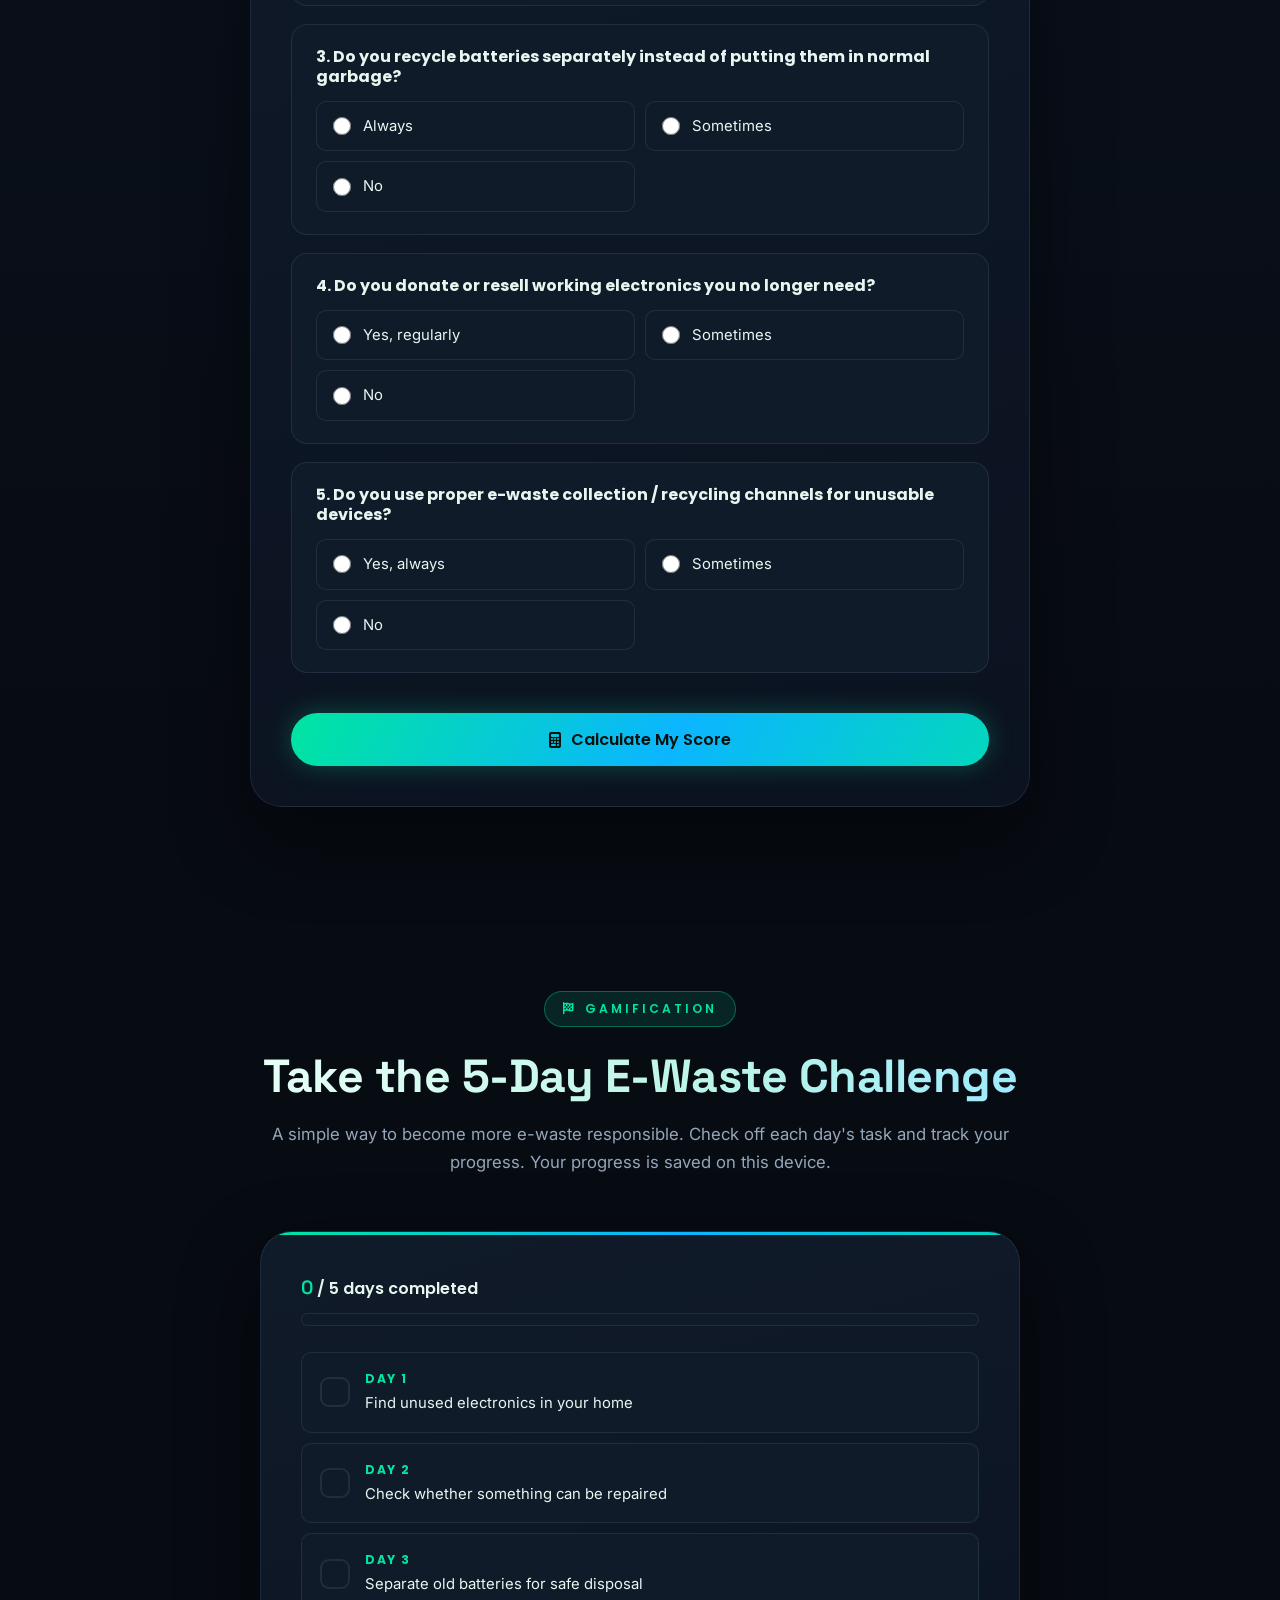
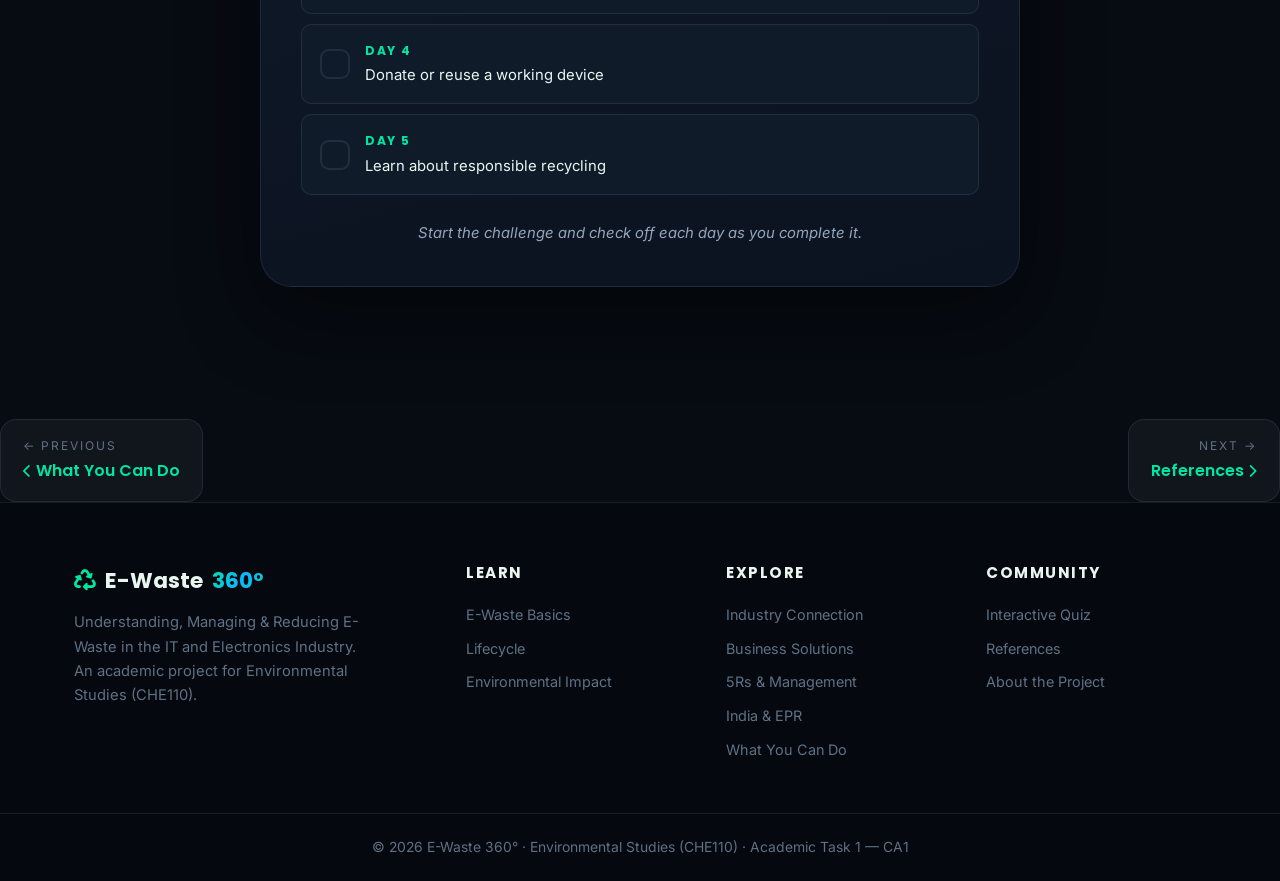
<file: CA 1 Product/quiz.html>
<!DOCTYPE html>
<html lang="en">
<head>
    <meta charset="UTF-8">
    <meta name="viewport" content="width=device-width, initial-scale=1.0">
    <meta name="description" content="Interactive E-Waste Quiz, E-Waste Responsibility Self-Check and the 5-Day E-Waste Challenge. Test your knowledge and track your progress.">
    <title>Interactive Quiz &amp; Tools | E-Waste 360°</title>
    <link rel="icon" href="data:image/svg+xml,<svg xmlns='http://www.w3.org/2000/svg' viewBox='0 0 100 100'><text y='.9em' font-size='90'>🌱</text></svg>">
    <link rel="preconnect" href="https://fonts.googleapis.com">
    <link rel="preconnect" href="https://fonts.gstatic.com" crossorigin>
    <link href="https://fonts.googleapis.com/css2?family=Poppins:wght@400;500;600;700;800&family=Inter:wght@300;400;500;600;700&family=Space+Grotesk:wght@500;600;700&display=swap" rel="stylesheet">
    <link rel="stylesheet" href="https://cdnjs.cloudflare.com/ajax/libs/font-awesome/6.5.1/css/all.min.css">
    <link rel="stylesheet" href="css/style.css">
</head>
<body data-page="quiz">

    <div id="navRoot"></div>

    <main class="page-content">

        <!-- ============ QUIZ ============ -->
        <section class="section" id="quiz-section">
            <div class="container">
                <div class="section-header reveal">
                    <span class="section-tag"><i class="fa-solid fa-gamepad"></i> Test Yourself</span>
                    <h2 class="section-title">E-Waste Knowledge Quiz</h2>
                    <p class="section-desc">10 questions, one at a time, with instant feedback and full explanations. Answer carefully &mdash; questions shuffle on every attempt.</p>
                </div>

                <div class="quiz-wrap reveal">
                    <div class="panel" id="quizApp">

                        <!-- Start screen -->
                        <div id="quizStart" class="quiz-start">
                            <div class="quiz-start-icon"><i class="fa-solid fa-brain"></i></div>
                            <h3>Ready to Test Yourself?</h3>
                            <p>Answer 10 questions about e-waste, recycling, EPR and sustainable electronics.</p>
                            <div class="quiz-rules">
                                <span class="quiz-rule"><i class="fa-solid fa-face-smile"></i> Instant feedback</span>
                                <span class="quiz-rule"><i class="fa-solid fa-arrows-rotate"></i> Questions reshuffle</span>
                                <span class="quiz-rule"><i class="fa-solid fa-trophy"></i> Best score saved</span>
                            </div>
                            <button class="btn btn-primary" id="quizStartBtn"><i class="fa-solid fa-play btn-icon"></i> Start Quiz</button>
                        </div>

                        <!-- In-question screen -->
                        <div id="quizAsk" hidden>
                            <div class="quiz-head">
                                <span class="quiz-counter" id="quizCounter"></span>
                                <span class="quiz-timer" id="quizTimer"><i class="fa-solid fa-stopwatch"></i> 00:00</span>
                            </div>
                            <div class="quiz-progressbar"><div class="quiz-progress-fill" id="quizProgressFill"></div></div>
                            <div class="quiz-steps" id="quizSteps"></div>
                            <div class="quiz-card" id="quizCard"></div>
                            <div class="quiz-nav">
                                <button class="btn btn-ghost btn-sm" id="quizBackBtn" disabled><i class="fa-solid fa-arrow-left"></i> Back</button>
                                <button class="btn btn-primary btn-sm" id="quizNextBtn" disabled>Next <i class="fa-solid fa-arrow-right"></i></button>
                            </div>
                            <p class="quiz-hint" id="quizHint"></p>
                        </div>

                        <!-- Results screen -->
                        <div id="quizResultPanel" hidden class="quiz-results">
                            <div class="quiz-ring" id="quizRing"><span id="quizPct">0</span><small id="quizPctLabel">%</small></div>
                            <h3 class="quiz-result-title" id="quizResultTitle"></h3>
                            <p class="quiz-result-msg" id="quizResultMsg"></p>
                            <div class="quiz-stats">
                                <div class="quiz-stat good"><b id="quizStatCorrect">0</b><span>Correct</span></div>
                                <div class="quiz-stat bad"><b id="quizStatWrong">0</b><span>Wrong</span></div>
                            </div>
                            <p class="quiz-best" id="quizBest"></p>
                            <button class="btn btn-primary" id="quizRetakeBtn"><i class="fa-solid fa-arrows-rotate btn-icon"></i> Retake Quiz</button>
                            <div class="quiz-review" id="quizReview"></div>
                        </div>

                    </div>
                </div>
            </div>
        </section>

        <!-- ============ SELF-CHECK ============ -->
        <section class="section alt" id="selfcheck">
            <div class="container">
                <div class="section-header reveal">
                    <span class="section-tag"><i class="fa-solid fa-gauge-high"></i> Interactive Tool</span>
                    <h2 class="section-title">How E-Waste Responsible Are You?</h2>
                    <p class="section-desc">Answer a few questions to get your <strong>E-Waste Responsibility Score</strong>. Educational, not a scientific test.</p>
                </div>

                <div class="quiz-wrap reveal">
                    <div class="panel" id="selfCheckBox">
                        <div id="selfCheckQuestions"></div>
                        <button class="btn btn-primary btn-full" id="selfCheckBtn"><i class="fa-solid fa-calculator"></i> Calculate My Score</button>
                    </div>
                    <div class="panel self-check-result" id="selfCheckResult" hidden>
                        <div class="result-ring" id="scRing"><span id="scScore">0</span></div>
                        <h3 id="scTitle"></h3>
                        <p id="scMsg"></p>
                        <button class="btn btn-outline" id="scRetryBtn"><i class="fa-solid fa-rotate-left"></i> Try Again</button>
                    </div>
                </div>
            </div>
        </section>

        <!-- ============ 5-DAY CHALLENGE ============ -->
        <section class="section" id="challenge">
            <div class="container">
                <div class="section-header reveal">
                    <span class="section-tag"><i class="fa-solid fa-flag-checkered"></i> Gamification</span>
                    <h2 class="section-title">Take the 5-Day E-Waste Challenge</h2>
                    <p class="section-desc">A simple way to become more e-waste responsible. Check off each day's task and track your progress. Your progress is saved on this device.</p>
                </div>

                <div class="quiz-wrap reveal">
                    <div class="panel challenge-box" id="challengeBox">
                        <div class="challenge-progress">
                            <p><span id="challengeDone">0</span> / 5 days completed</p>
                            <div class="progress-track"><div class="progress-fill" id="challengeFill"></div></div>
                        </div>
                        <div class="challenge-list">
                            <label class="challenge-item">
                                <input type="checkbox" class="challenge-check" data-idx="0">
                                <span class="challenge-checkbox"><i class="fa-solid fa-check"></i></span>
                                <div class="challenge-text"><span class="challenge-day">Day 1</span><span class="challenge-task">Find unused electronics in your home</span></div>
                            </label>
                            <label class="challenge-item">
                                <input type="checkbox" class="challenge-check" data-idx="1">
                                <span class="challenge-checkbox"><i class="fa-solid fa-check"></i></span>
                                <div class="challenge-text"><span class="challenge-day">Day 2</span><span class="challenge-task">Check whether something can be repaired</span></div>
                            </label>
                            <label class="challenge-item">
                                <input type="checkbox" class="challenge-check" data-idx="2">
                                <span class="challenge-checkbox"><i class="fa-solid fa-check"></i></span>
                                <div class="challenge-text"><span class="challenge-day">Day 3</span><span class="challenge-task">Separate old batteries for safe disposal</span></div>
                            </label>
                            <label class="challenge-item">
                                <input type="checkbox" class="challenge-check" data-idx="3">
                                <span class="challenge-checkbox"><i class="fa-solid fa-check"></i></span>
                                <div class="challenge-text"><span class="challenge-day">Day 4</span><span class="challenge-task">Donate or reuse a working device</span></div>
                            </label>
                            <label class="challenge-item">
                                <input type="checkbox" class="challenge-check" data-idx="4">
                                <span class="challenge-checkbox"><i class="fa-solid fa-check"></i></span>
                                <div class="challenge-text"><span class="challenge-day">Day 5</span><span class="challenge-task">Learn about responsible recycling</span></div>
                            </label>
                        </div>
                        <p class="challenge-note" id="challengeNote">Start the challenge and check off each day as you complete it.</p>
                    </div>
                </div>
            </div>
        </section>

    </main>

    <div id="pagerRoot"></div>
    <div id="footerRoot"></div>
    <div id="extrasRoot"></div>

    <script src="js/components.js"></script>
    <script src="js/main.js"></script>
</body>
</html>
</file>
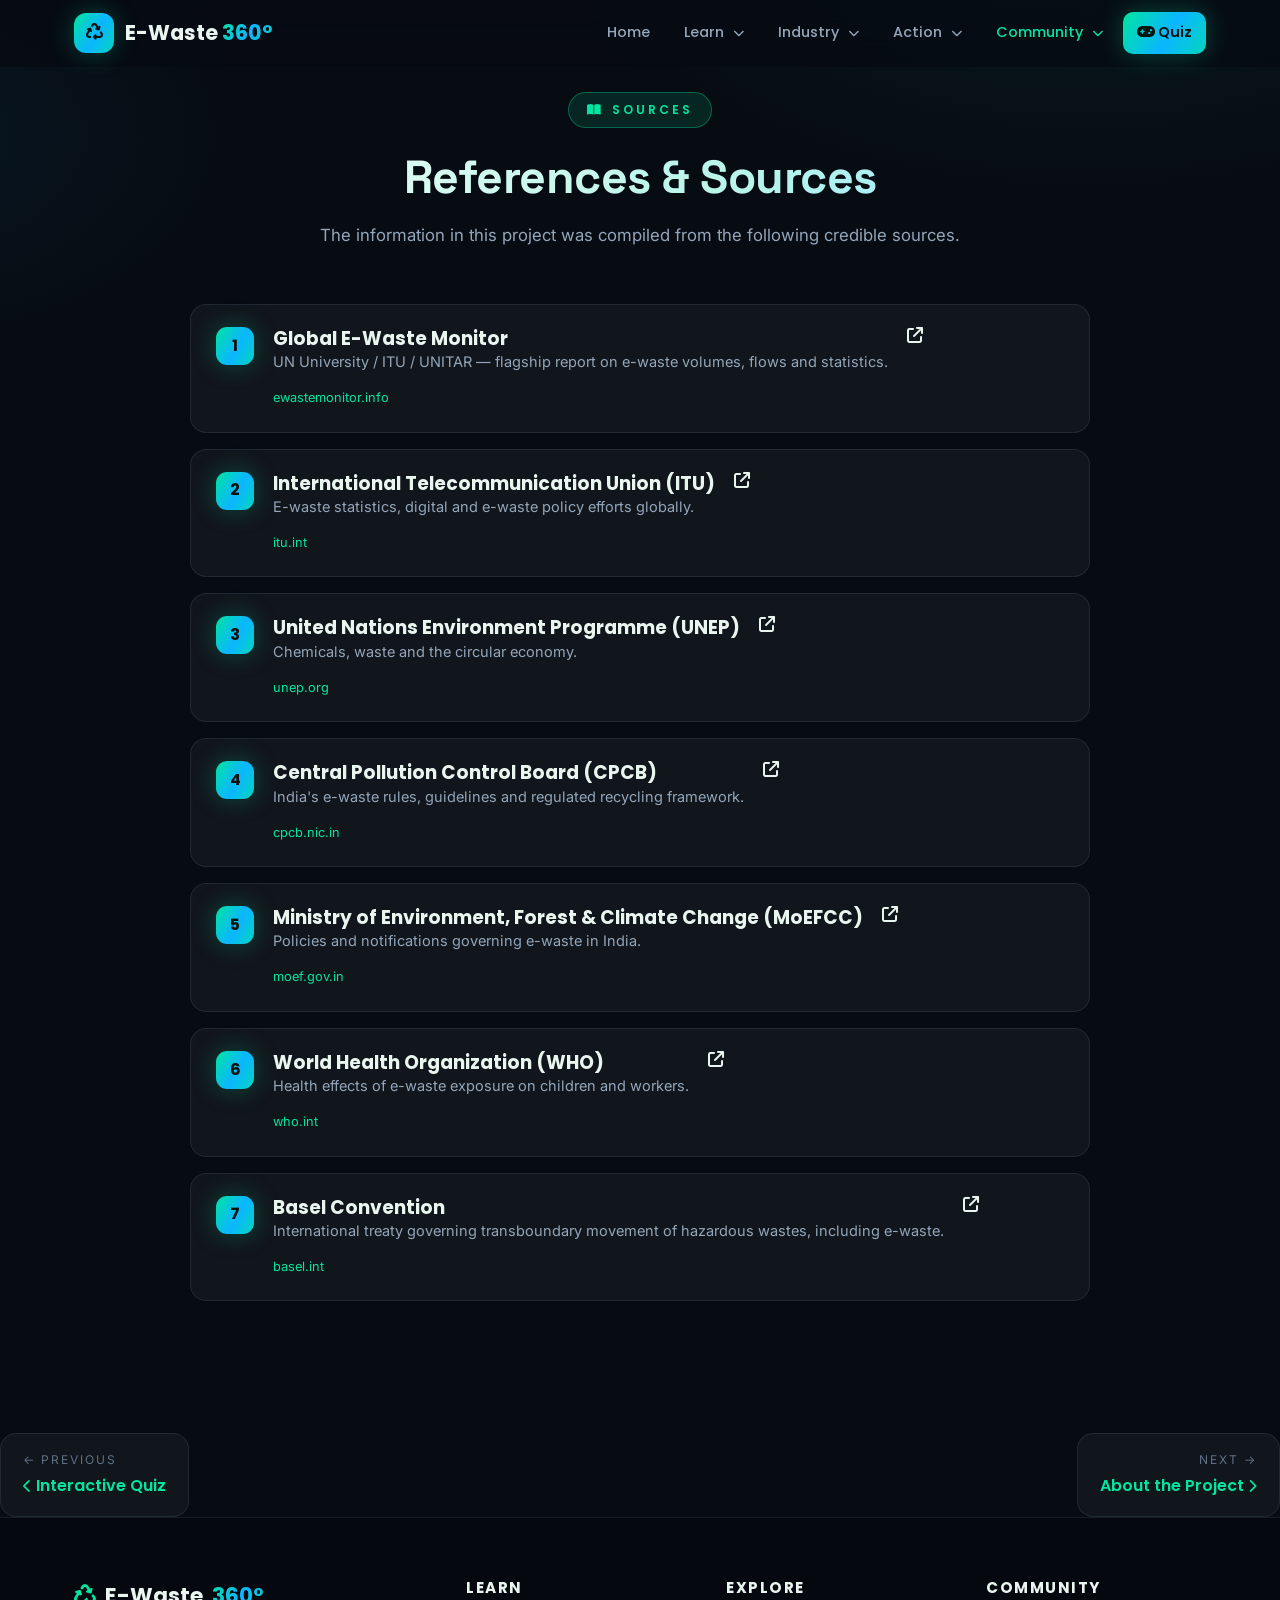
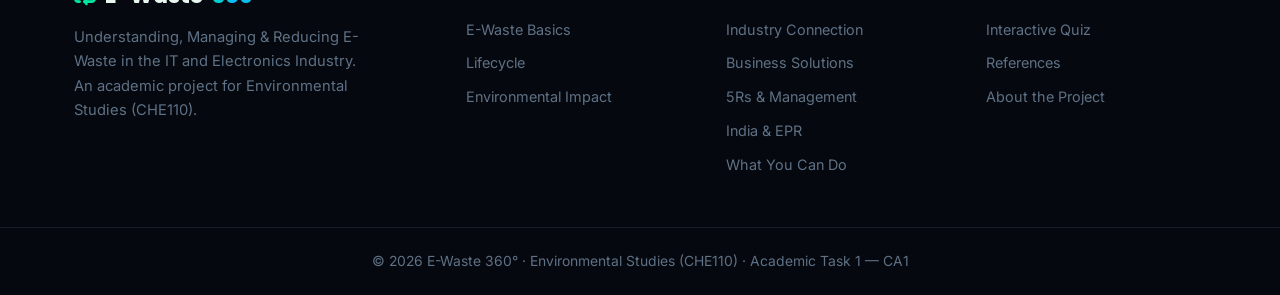
<file: CA 1 Product/references.html>
<!DOCTYPE html>
<html lang="en">
<head>
    <meta charset="UTF-8">
    <meta name="viewport" content="width=device-width, initial-scale=1.0">
    <meta name="description" content="References and sources used for E-Waste 360°: UN Global E-Waste Monitor, ITU, UNEP, CPCB, MoEFCC, WHO and the Basel Convention.">
    <title>References | E-Waste 360°</title>
    <link rel="icon" href="data:image/svg+xml,<svg xmlns='http://www.w3.org/2000/svg' viewBox='0 0 100 100'><text y='.9em' font-size='90'>🌱</text></svg>">
    <link rel="preconnect" href="https://fonts.googleapis.com">
    <link rel="preconnect" href="https://fonts.gstatic.com" crossorigin>
    <link href="https://fonts.googleapis.com/css2?family=Poppins:wght@400;500;600;700;800&family=Inter:wght@300;400;500;600;700&family=Space+Grotesk:wght@500;600;700&display=swap" rel="stylesheet">
    <link rel="stylesheet" href="https://cdnjs.cloudflare.com/ajax/libs/font-awesome/6.5.1/css/all.min.css">
    <link rel="stylesheet" href="css/style.css">
</head>
<body data-page="references">

    <div id="navRoot"></div>

    <main class="page-content">

        <section class="section">
            <div class="container">
                <div class="section-header reveal">
                    <span class="section-tag"><i class="fa-solid fa-book-open"></i> Sources</span>
                    <h2 class="section-title">References &amp; Sources</h2>
                    <p class="section-desc">The information in this project was compiled from the following credible sources.</p>
                </div>

                <div class="ref-list reveal">
                    <a class="ref-item" href="https://ewastemonitor.info/" target="_blank" rel="noopener">
                        <span class="ref-num">1</span>
                        <div class="ref-body"><h3>Global E-Waste Monitor</h3><p>UN University / ITU / UNITAR &mdash; flagship report on e-waste volumes, flows and statistics.</p><span class="ref-on">ewastemonitor.info</span></div>
                        <i class="fa-solid fa-arrow-up-right-from-square"></i>
                    </a>
                    <a class="ref-item" href="https://www.itu.int/" target="_blank" rel="noopener">
                        <span class="ref-num">2</span>
                        <div class="ref-body"><h3>International Telecommunication Union (ITU)</h3><p>E-waste statistics, digital and e-waste policy efforts globally.</p><span class="ref-on">itu.int</span></div>
                        <i class="fa-solid fa-arrow-up-right-from-square"></i>
                    </a>
                    <a class="ref-item" href="https://www.unep.org/" target="_blank" rel="noopener">
                        <span class="ref-num">3</span>
                        <div class="ref-body"><h3>United Nations Environment Programme (UNEP)</h3><p>Chemicals, waste and the circular economy.</p><span class="ref-on">unep.org</span></div>
                        <i class="fa-solid fa-arrow-up-right-from-square"></i>
                    </a>
                    <a class="ref-item" href="https://cpcb.nic.in/" target="_blank" rel="noopener">
                        <span class="ref-num">4</span>
                        <div class="ref-body"><h3>Central Pollution Control Board (CPCB)</h3><p>India's e-waste rules, guidelines and regulated recycling framework.</p><span class="ref-on">cpcb.nic.in</span></div>
                        <i class="fa-solid fa-arrow-up-right-from-square"></i>
                    </a>
                    <a class="ref-item" href="https://moef.gov.in/" target="_blank" rel="noopener">
                        <span class="ref-num">5</span>
                        <div class="ref-body"><h3>Ministry of Environment, Forest &amp; Climate Change (MoEFCC)</h3><p>Policies and notifications governing e-waste in India.</p><span class="ref-on">moef.gov.in</span></div>
                        <i class="fa-solid fa-arrow-up-right-from-square"></i>
                    </a>
                    <a class="ref-item" href="https://www.who.int/" target="_blank" rel="noopener">
                        <span class="ref-num">6</span>
                        <div class="ref-body"><h3>World Health Organization (WHO)</h3><p>Health effects of e-waste exposure on children and workers.</p><span class="ref-on">who.int</span></div>
                        <i class="fa-solid fa-arrow-up-right-from-square"></i>
                    </a>
                    <a class="ref-item" href="https://www.basel.int/" target="_blank" rel="noopener">
                        <span class="ref-num">7</span>
                        <div class="ref-body"><h3>Basel Convention</h3><p>International treaty governing transboundary movement of hazardous wastes, including e-waste.</p><span class="ref-on">basel.int</span></div>
                        <i class="fa-solid fa-arrow-up-right-from-square"></i>
                    </a>
                </div>
            </div>
        </section>

    </main>

    <div id="pagerRoot"></div>
    <div id="footerRoot"></div>
    <div id="extrasRoot"></div>

    <script src="js/components.js"></script>
    <script src="js/main.js"></script>
</body>
</html>
</file>
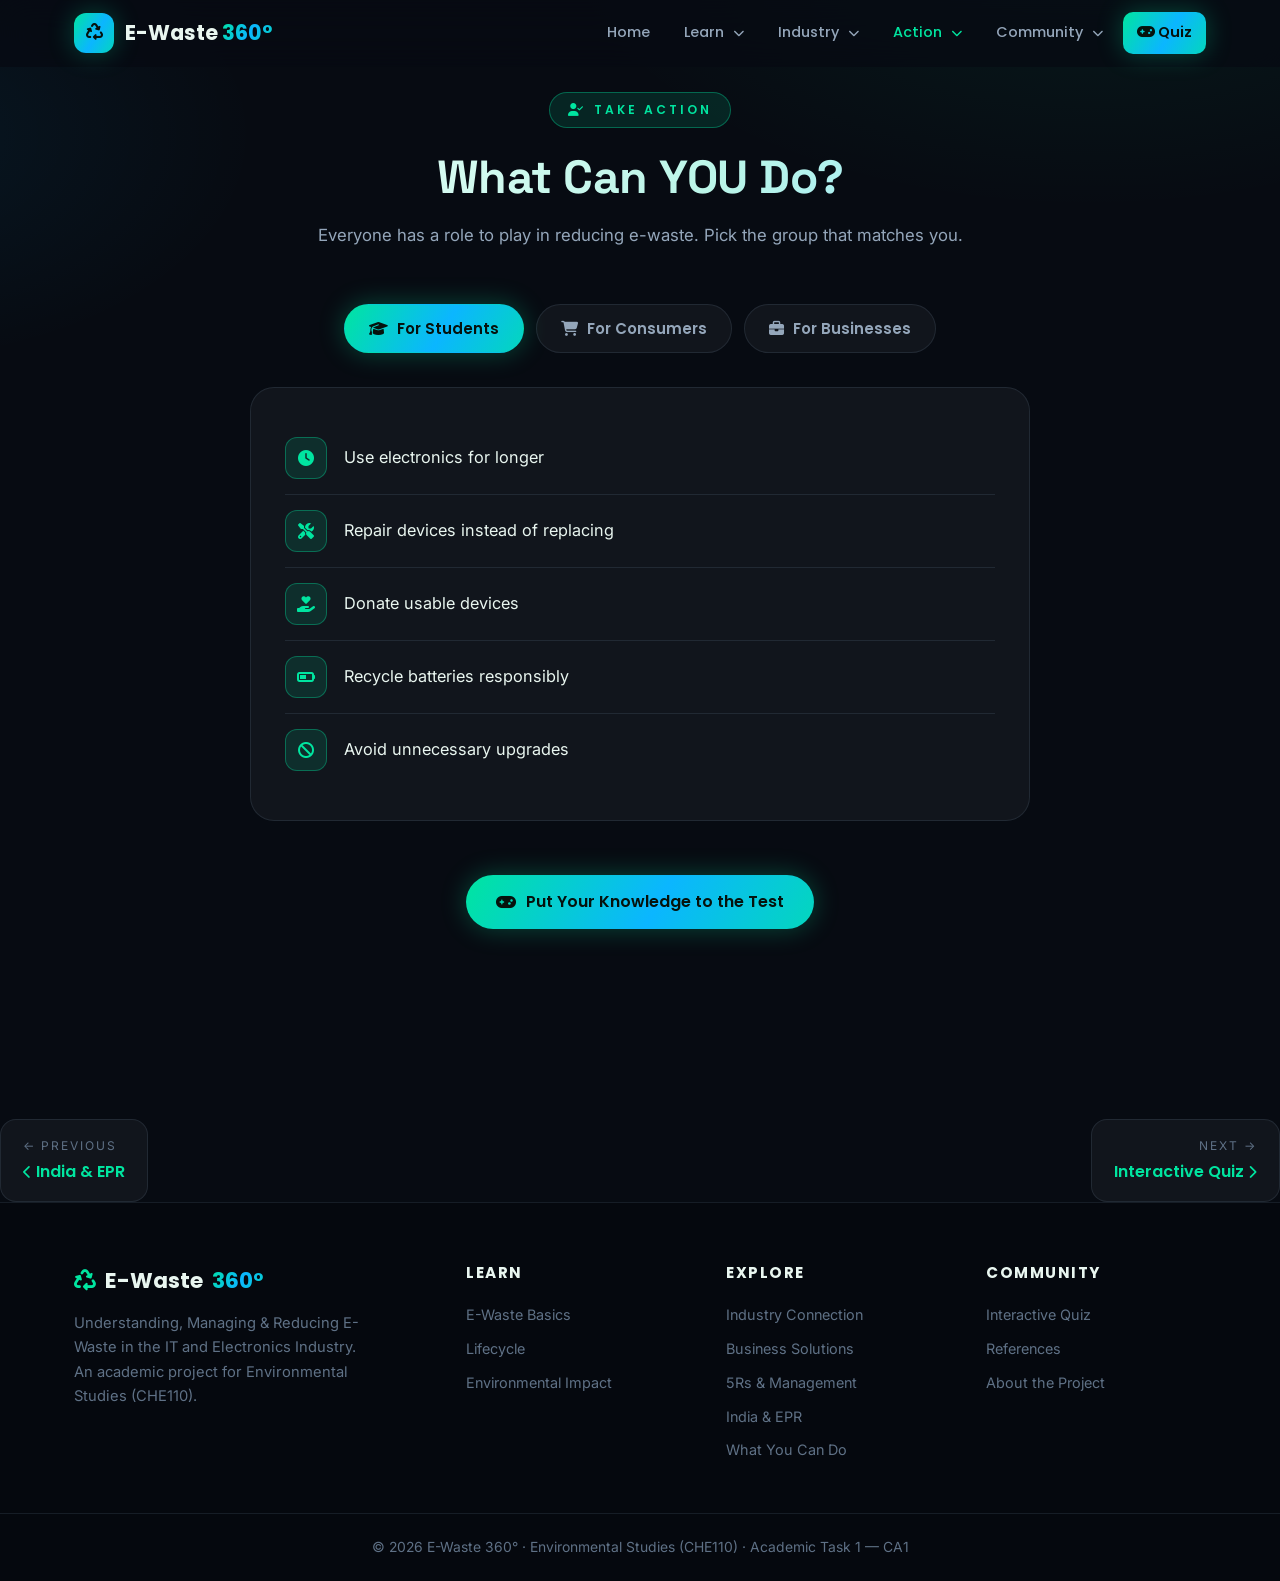
<file: CA 1 Product/you-do.html>
<!DOCTYPE html>
<html lang="en">
<head>
    <meta charset="UTF-8">
    <meta name="viewport" content="width=device-width, initial-scale=1.0">
    <meta name="description" content="What you can do about e-waste: practical actions for students, consumers and businesses.">
    <title>What Can YOU Do? | E-Waste 360°</title>
    <link rel="icon" href="data:image/svg+xml,<svg xmlns='http://www.w3.org/2000/svg' viewBox='0 0 100 100'><text y='.9em' font-size='90'>🌱</text></svg>">
    <link rel="preconnect" href="https://fonts.googleapis.com">
    <link rel="preconnect" href="https://fonts.gstatic.com" crossorigin>
    <link href="https://fonts.googleapis.com/css2?family=Poppins:wght@400;500;600;700;800&family=Inter:wght@300;400;500;600;700&family=Space+Grotesk:wght@500;600;700&display=swap" rel="stylesheet">
    <link rel="stylesheet" href="https://cdnjs.cloudflare.com/ajax/libs/font-awesome/6.5.1/css/all.min.css">
    <link rel="stylesheet" href="css/style.css">
</head>
<body data-page="you-do">

    <div id="navRoot"></div>

    <main class="page-content">

        <section class="section">
            <div class="container">
                <div class="section-header reveal">
                    <span class="section-tag"><i class="fa-solid fa-user-check"></i> Take Action</span>
                    <h2 class="section-title">What Can YOU Do?</h2>
                    <p class="section-desc">Everyone has a role to play in reducing e-waste. Pick the group that matches you.</p>
                </div>

                <div class="tabs reveal">
                    <button class="tab-btn active" data-tab="students"><i class="fa-solid fa-graduation-cap"></i> For Students</button>
                    <button class="tab-btn" data-tab="consumers"><i class="fa-solid fa-cart-shopping"></i> For Consumers</button>
                    <button class="tab-btn" data-tab="businesses"><i class="fa-solid fa-briefcase"></i> For Businesses</button>
                </div>

                <div class="tab-content reveal">
                    <div class="tab-panel active" id="tab-students">
                        <ul class="action-list">
                            <li><i class="fa-solid fa-clock"></i> Use electronics for longer</li>
                            <li><i class="fa-solid fa-screwdriver-wrench"></i> Repair devices instead of replacing</li>
                            <li><i class="fa-solid fa-hand-holding-heart"></i> Donate usable devices</li>
                            <li><i class="fa-solid fa-battery-half"></i> Recycle batteries responsibly</li>
                            <li><i class="fa-solid fa-ban"></i> Avoid unnecessary upgrades</li>
                        </ul>
                    </div>
                    <div class="tab-panel" id="tab-consumers">
                        <ul class="action-list">
                            <li><i class="fa-solid fa-shield-halved"></i> Buy durable products</li>
                            <li><i class="fa-solid fa-wrench"></i> Check repair options first</li>
                            <li><i class="fa-solid fa-rotate-left"></i> Use take-back programs</li>
                            <li><i class="fa-solid fa-recycle"></i> Recycle responsibly at authorised centres</li>
                        </ul>
                    </div>
                    <div class="tab-panel" id="tab-businesses">
                        <ul class="action-list">
                            <li><i class="fa-solid fa-box"></i> Establish e-waste collection</li>
                            <li><i class="fa-solid fa-tools"></i> Promote repair and reuse</li>
                            <li><i class="fa-solid fa-handshake"></i> Work with responsible recyclers</li>
                            <li><i class="fa-solid fa-leaf"></i> Reduce electronic waste during operations</li>
                        </ul>
                    </div>
                </div>

                <div class="section-header reveal" style="margin-top:54px;margin-bottom:0">
                    <div class="hero-buttons" style="justify-content:center">
                        <a href="quiz.html" class="btn btn-primary"><i class="fa-solid fa-gamepad btn-icon"></i> Put Your Knowledge to the Test</a>
                    </div>
                </div>
            </div>
        </section>

    </main>

    <div id="pagerRoot"></div>
    <div id="footerRoot"></div>
    <div id="extrasRoot"></div>

    <script src="js/components.js"></script>
    <script src="js/main.js"></script>
</body>
</html>
</file>
<file: CA 1 Product/css/style.css>
/* =====================================================
   E-Waste 360° v2 — Dark Interactive Theme
   ===================================================== */

/* ---------- Theme Variables ---------- */
:root {
    --bg: #070b12;
    --bg-2: #0b1220;
    --bg-3: #0e1726;
    --surface: #101b2a;
    --surface-2: rgba(255, 255, 255, 0.045);
    --border: rgba(148, 180, 210, 0.12);
    --border-strong: rgba(0, 229, 160, 0.35);

    --primary: #00e5a0;
    --primary-2: #0bb6ff;
    --primary-dim: rgba(0, 229, 160, 0.12);
    --accent: #ffc24b;
    --danger: #ff5470;
    --danger-dim: rgba(255, 84, 112, 0.14);
    --warn-dim: rgba(255, 194, 75, 0.14);

    --text: #e9f6f0;
    --text-muted: #94a6ba;
    --text-dim: #5f7186;

    --grad-brand: linear-gradient(120deg, #00e5a0 0%, #0bb6ff 55%, #00e5a0 120%);
    --glow-green: 0 0 26px rgba(0, 229, 160, 0.28);
    --glow-cyan: 0 0 26px rgba(11, 182, 255, 0.25);

    --radius-sm: 10px;
    --radius-md: 16px;
    --radius-lg: 24px;
    --radius-xl: 32px;

    --font-heading: 'Poppins', sans-serif;
    --font-body: 'Inter', sans-serif;
    --font-display: 'Space Grotesk', 'Poppins', sans-serif;
    --container: 1180px;
}

/* ---------- Reset & Base ---------- */
*, *::before, *::after { margin: 0; padding: 0; box-sizing: border-box; }

html { scroll-behavior: smooth; scroll-padding-top: 90px; }

body {
    font-family: var(--font-body);
    background: var(--bg);
    color: var(--text);
    line-height: 1.65;
    overflow-x: hidden;
    -webkit-font-smoothing: antialiased;
    background-image:
        radial-gradient(900px 500px at 85% -10%, rgba(0, 229, 160, 0.08), transparent 60%),
        radial-gradient(700px 420px at -10% 15%, rgba(11, 182, 255, 0.07), transparent 55%);
    background-attachment: fixed;
}

img, svg { max-width: 100%; display: block; }
a { text-decoration: none; color: inherit; }
ul { list-style: none; }
button { font-family: inherit; cursor: pointer; border: none; background: none; color: inherit; }
input, textarea, select { font-family: inherit; color: inherit; }

h1, h2, h3, h4, h5 { font-family: var(--font-heading); line-height: 1.25; font-weight: 700; }

::selection { background: rgba(0, 229, 160, 0.35); color: #fff; }

/* Scrollbar */
::-webkit-scrollbar { width: 11px; }
::-webkit-scrollbar-track { background: var(--bg); }
::-webkit-scrollbar-thumb { background: linear-gradient(180deg, var(--primary), var(--primary-2)); border-radius: 8px; border: 3px solid var(--bg); }

/* ---------- Layout ---------- */
.container { width: 100%; max-width: var(--container); margin: 0 auto; padding: 0 24px; }

.section { padding: 92px 0; position: relative; }
.section.alt { background: linear-gradient(180deg, var(--bg-2), var(--bg)); }

.section-header { text-align: center; max-width: 800px; margin: 0 auto 54px; position: relative; z-index: 2; }
.section-tag {
    display: inline-flex; align-items: center; gap: 8px;
    font-family: var(--font-heading); font-size: 0.76rem; font-weight: 600;
    letter-spacing: 3px; text-transform: uppercase;
    color: var(--primary); background: var(--primary-dim);
    border: 1px solid var(--border-strong); padding: 7px 18px; border-radius: 999px;
    margin-bottom: 20px;
}
.section-title {
    font-family: var(--font-display);
    font-size: clamp(1.9rem, 4.5vw, 2.9rem);
    font-weight: 700; letter-spacing: -0.5px;
    background: linear-gradient(120deg, #eafff7, #baf5e8 60%, #9beaff);
    -webkit-background-clip: text; background-clip: text;
    -webkit-text-fill-color: transparent; color: transparent;
    margin-bottom: 16px;
}
.section-desc { color: var(--text-muted); font-size: 1.05rem; }
.section-desc strong { color: var(--primary); }
.section-subhead { margin: 52px 0 26px; text-align: center; }
.section-subhead h3 { font-family: var(--font-display); font-size: 1.55rem; color: var(--text); margin-bottom: 8px; }
.section-subhead h3 i { color: var(--primary); margin-right: 10px; }
.section-subhead p { color: var(--text-muted); }

/* ---------- Reveal ---------- */
.reveal { opacity: 0; transform: translateY(34px); transition: opacity 0.8s ease, transform 0.8s ease; }
.reveal.visible { opacity: 1; transform: translateY(0); }

/* Page intro */
.page-content { animation: pageIn 0.6s ease both; }
@keyframes pageIn { from { opacity: 0; transform: translateY(12px); } to { opacity: 1; transform: none; } }

/* ---------- Scroll Progress ---------- */
.scroll-progress { position: fixed; top: 0; left: 0; height: 3px; width: 0; z-index: 2100; background: var(--grad-brand); box-shadow: 0 0 14px rgba(0, 229, 160, 0.6); }

/* ---------- Buttons ---------- */
.btn {
    position: relative; display: inline-flex; align-items: center; justify-content: center; gap: 10px;
    font-family: var(--font-heading); font-weight: 600; font-size: 1rem;
    padding: 14px 30px; border-radius: 999px; overflow: hidden; transition: transform 0.25s ease, box-shadow 0.25s ease, background 0.25s ease, color 0.25s ease;
}
.btn .btn-icon { position: relative; z-index: 1; transition: transform 0.25s ease; }
.btn:hover .btn-icon { transform: translateX(3px); }
.btn-primary { background: var(--grad-brand); color: #06120d; box-shadow: var(--glow-green); }
.btn-primary:hover { transform: translateY(-3px); box-shadow: 0 0 38px rgba(0, 229, 160, 0.45); }
.btn-outline { background: transparent; color: var(--primary); border: 1.5px solid var(--border-strong); }
.btn-outline:hover { background: var(--primary-dim); transform: translateY(-3px); box-shadow: var(--glow-green); }
.btn-ghost { background: var(--surface-2); color: var(--text); border: 1px solid var(--border); }
.btn-ghost:hover { border-color: var(--border-strong); color: var(--primary); transform: translateY(-2px); }
.btn-sm { padding: 9px 18px; font-size: 0.9rem; }
.btn-full { width: 100%; margin-top: 22px; }
.btn:disabled { opacity: 0.5; pointer-events: none; }

.ripple {
    position: absolute; border-radius: 50%; transform: scale(0);
    background: rgba(255, 255, 255, 0.45); animation: rippleAnim 0.6s ease-out forwards; pointer-events: none;
}
@keyframes rippleAnim { to { transform: scale(4); opacity: 0; } }

/* ---------- Navbar ---------- */
.navbar {
    position: fixed; top: 0; left: 0; right: 0; z-index: 1000;
    background: rgba(7, 11, 18, 0.72); backdrop-filter: blur(16px); -webkit-backdrop-filter: blur(16px);
    border-bottom: 1px solid transparent; transition: border-color 0.3s ease, background 0.3s ease;
}
.navbar.scrolled { border-bottom-color: var(--border); background: rgba(7, 11, 18, 0.9); }
.nav-container { max-width: var(--container); margin: 0 auto; padding: 12px 24px; display: flex; align-items: center; justify-content: space-between; gap: 18px; }

.nav-logo { display: flex; align-items: center; gap: 11px; font-family: var(--font-heading); font-weight: 700; font-size: 1.3rem; color: var(--text); }
.logo-icon {
    width: 40px; height: 40px; border-radius: 12px;
    background: var(--grad-brand); color: #06120d; display: flex; align-items: center; justify-content: center;
    font-size: 1.05rem; box-shadow: var(--glow-green); animation: logoPulse 4s ease-in-out infinite;
}
@keyframes logoPulse { 0%, 100% { box-shadow: var(--glow-green); } 50% { box-shadow: 0 0 34px rgba(0, 229, 160, 0.5); } }
.logo-accent { background: var(--grad-brand); -webkit-background-clip: text; background-clip: text; -webkit-text-fill-color: transparent; }

.nav-menu { display: flex; align-items: center; gap: 6px; }
.nav-item { position: relative; list-style: none; }
/* Hover bridge: the dropdown is offset 10px below the label; this li::after fills
   that gap so the cursor stays inside the hover area on its way down. It lives on
   the li (never visibility:hidden), so it reliably keeps .nav-item:hover true. */
li.has-sub::after { content: ''; position: absolute; top: 100%; left: 0; width: 210px; height: 10px; }
.nav-link {
    display: block; font-family: var(--font-heading); font-size: 0.9rem; font-weight: 500;
    color: var(--text-muted); padding: 9px 14px; border-radius: 10px; transition: color 0.25s ease, background 0.25s ease;
}
.nav-link:hover { color: var(--primary); background: var(--primary-dim); }
.nav-link.active { color: var(--primary); }
.nav-link .caret { font-size: 0.7rem; margin-left: 5px; transition: transform 0.25s ease; }
.nav-item:hover > .nav-link .caret { transform: rotate(180deg); }
.nav-cta { background: var(--grad-brand); color: #06120d !important; font-weight: 600; box-shadow: var(--glow-green); }
.nav-cta:hover { transform: translateY(-2px); box-shadow: 0 0 32px rgba(0, 229, 160, 0.5); }

.nav-sub {
    position: absolute; top: 100%; left: 0; margin-top: 10px;
    min-width: 210px; background: rgba(14, 23, 38, 0.97); border: 1px solid var(--border);
    border-radius: var(--radius-md); padding: 8px; opacity: 0; visibility: hidden;
    box-shadow: 0 18px 50px rgba(0, 0, 0, 0.45);
    z-index: 999; transition: opacity 0.2s ease;
}
.nav-item:hover > .nav-sub { opacity: 1; visibility: visible; }
.nav-sub .nav-link { padding: 10px 14px; font-size: 0.88rem; display: flex; align-items: center; gap: 10px; white-space: nowrap; }
.nav-sub .nav-link i { width: 22px; font-size: 0.9rem; color: var(--primary); }

.nav-toggle { display: none; font-size: 1.4rem; color: var(--text); padding: 6px 10px; border-radius: 10px; border: 1px solid var(--border); }

/* ---------- Buttons hero ---------- */
.hero {
    position: relative; min-height: 100vh; display: flex; flex-direction: column;
    align-items: center; justify-content: center; text-align: center; padding: 130px 24px 70px; overflow: hidden;
}
.hero::before {
    content: ''; position: absolute; inset: 0; pointer-events: none;
    background-image:
        linear-gradient(rgba(0, 229, 160, 0.05) 1px, transparent 1px),
        linear-gradient(90deg, rgba(0, 229, 160, 0.05) 1px, transparent 1px);
    background-size: 44px 44px;
    mask-image: radial-gradient(ellipse 80% 60% at 50% 40%, #000 30%, transparent 75%);
    -webkit-mask-image: radial-gradient(ellipse 80% 60% at 50% 40%, #000 30%, transparent 75%);
}
.hero-orb { position: absolute; border-radius: 50%; filter: blur(80px); opacity: 0.5; animation: float 9s ease-in-out infinite; }
.hero-orb-1 { width: 430px; height: 430px; background: rgba(0, 229, 160, 0.32); top: -90px; left: -100px; }
.hero-orb-2 { width: 380px; height: 380px; background: rgba(11, 182, 255, 0.26); bottom: -70px; right: -80px; animation-delay: 2.5s; }
.hero-orb-3 { width: 260px; height: 260px; background: rgba(255, 194, 75, 0.16); top: 45%; left: 70%; animation-delay: 5s; }
@keyframes float { 0%, 100% { transform: translateY(0) translateX(0); } 50% { transform: translateY(-34px) translateX(18px); } }

#particleCanvas { position: absolute; inset: 0; z-index: 1; pointer-events: none; }
.hero-content { position: relative; z-index: 3; max-width: 860px; }
.hero-badge {
    display: inline-flex; align-items: center; gap: 9px; background: var(--surface-2);
    border: 1px solid var(--border-strong); color: var(--primary); font-family: var(--font-heading);
    font-weight: 500; font-size: 0.84rem; padding: 9px 20px; border-radius: 999px; margin-bottom: 26px;
    backdrop-filter: blur(8px); animation: fadeInUp 0.8s ease both;
}
.hero-title {
    font-family: var(--font-display); font-size: clamp(3.1rem, 10vw, 6rem); font-weight: 700;
    letter-spacing: -2px; line-height: 1; margin-bottom: 14px; animation: fadeInUp 0.8s 0.08s ease both;
}
.gradient-text {
    background: var(--grad-brand); -webkit-background-clip: text; background-clip: text;
    -webkit-text-fill-color: transparent; color: transparent; filter: drop-shadow(0 0 22px rgba(0, 229, 160, 0.35));
}
.hero-subtitle {
    font-family: var(--font-display); font-size: clamp(1.15rem, 3vw, 1.55rem); font-weight: 600;
    color: var(--text-muted); margin-bottom: 20px; animation: fadeInUp 0.8s 0.16s ease both;
}
.hero-desc { font-size: 1.08rem; color: var(--text-muted); max-width: 640px; margin: 0 auto 38px; animation: fadeInUp 0.8s 0.24s ease both; }
.hero-buttons { display: flex; justify-content: center; gap: 16px; flex-wrap: wrap; margin-bottom: 58px; animation: fadeInUp 0.8s 0.32s ease both; }
.hero-stats { display: grid; grid-template-columns: repeat(3, 1fr); gap: 20px; max-width: 760px; margin: 0 auto; animation: fadeInUp 0.8s 0.4s ease both; }
.hero-stat {
    background: rgba(14, 23, 38, 0.7); backdrop-filter: blur(12px); border: 1px solid var(--border);
    border-radius: var(--radius-md); padding: 22px; transition: transform 0.3s ease, border-color 0.3s ease;
}
.hero-stat:hover { transform: translateY(-6px); border-color: var(--border-strong); }
.hero-stat-num { font-family: var(--font-display); font-size: 2.1rem; font-weight: 700; color: var(--primary); text-shadow: var(--glow-green); }
.hero-stat p { font-size: 0.84rem; color: var(--text-muted); margin-top: 7px; }

.hero-scroll { position: absolute; bottom: 26px; left: 50%; transform: translateX(-50%); z-index: 3; color: var(--primary); font-size: 1.25rem; animation: bounce 2s infinite; background: var(--surface-2); width: 44px; height: 44px; border-radius: 50%; display: flex; align-items: center; justify-content: center; border: 1px solid var(--border-strong); }
@keyframes bounce { 0%, 100% { transform: translateX(-50%) translateY(0); } 50% { transform: translateX(-50%) translateY(-11px); } }
@keyframes fadeInUp { from { opacity: 0; transform: translateY(30px); } to { opacity: 1; transform: translateY(0); } }

/* ---------- Cards ---------- */
.card-grid { display: grid; }
.info-grid { grid-template-columns: repeat(4, 1fr); gap: 22px; }
.info-card {
    position: relative; text-align: center; background: var(--surface-2); border: 1px solid var(--border);
    border-radius: var(--radius-lg); padding: 34px 24px; transition: transform 0.3s ease, border-color 0.3s ease, box-shadow 0.3s ease;
    overflow: hidden;
}
.info-card::before { content: ''; position: absolute; inset: 0 0 auto 0; height: 2px; background: var(--grad-brand); opacity: 0; transition: opacity 0.3s ease; }
.info-card:hover { transform: translateY(-8px); border-color: var(--border-strong); box-shadow: var(--glow-green); }
.info-card:hover::before { opacity: 1; }
.card-icon {
    width: 68px; height: 68px; margin: 0 auto 18px; border-radius: 20px;
    background: var(--primary-dim); border: 1px solid var(--border-strong); color: var(--primary);
    font-size: 1.6rem; display: flex; align-items: center; justify-content: center;
    transition: transform 0.4s ease, box-shadow 0.4s ease;
}
.info-card:hover .card-icon { transform: scale(1.08) rotate(-6deg); box-shadow: var(--glow-green); }
.info-card h3 { margin-bottom: 9px; font-size: 1.14rem; color: var(--text); }
.info-card p { color: var(--text-muted); font-size: 0.93rem; }

/* Definition box */
.definition-box {
    display: flex; gap: 24px; align-items: center; background: linear-gradient(120deg, rgba(0, 229, 160, 0.08), rgba(11, 182, 255, 0.05));
    border: 1px solid var(--border-strong); border-radius: var(--radius-lg); padding: 34px 38px; margin-bottom: 26px; backdrop-filter: blur(8px);
}
.definition-icon { width: 78px; height: 78px; flex-shrink: 0; border-radius: 22px; background: var(--warn-dim); color: var(--accent); font-size: 2rem; display: flex; align-items: center; justify-content: center; box-shadow: 0 0 24px rgba(255, 194, 75, 0.2); }
.definition-text h3 { font-family: var(--font-display); font-size: 1.4rem; margin-bottom: 7px; }
.definition-text p { color: var(--text-muted); }

/* Example flip cards */
.example-grid { display: grid; grid-template-columns: repeat(3, 1fr); gap: 20px; margin-top: 14px; }
.example-card { height: 200px; perspective: 1000px; cursor: pointer; }
.example-card .example-face, .example-card .example-back {
    position: absolute; inset: 0; border-radius: var(--radius-md); backface-visibility: hidden;
    transition: transform 0.6s ease, box-shadow 0.4s ease; display: flex; align-items: center; justify-content: center;
    text-align: center; padding: 20px;
}
.example-card .example-face { background: var(--surface-2); border: 1px solid var(--border); flex-direction: column; gap: 12px; }
.example-card .example-face i { font-size: 2.2rem; color: var(--primary); }
.example-card .example-face span { font-family: var(--font-heading); font-weight: 600; font-size: 1.02rem; color: var(--text); }
.example-card .example-back { background: linear-gradient(140deg, #00a881, #0072c4); transform: rotateY(180deg); color: #fff; box-shadow: var(--glow-cyan); }
.example-card .example-back p { font-size: 0.93rem; }
.example-card:hover .example-face { transform: rotateY(180deg); }
.example-card:hover .example-back { transform: rotateY(360deg); }

/* Why different */
.why-different { margin-top: 48px; background: var(--surface-2); border: 1px solid var(--border); border-radius: var(--radius-lg); padding: 34px 38px; }
.why-different h3 { font-family: var(--font-display); font-size: 1.4rem; margin-bottom: 24px; }
.why-different h3 i { color: var(--accent); margin-right: 10px; }
.why-list { display: grid; grid-template-columns: repeat(2, 1fr); gap: 18px; }
.why-item { display: flex; gap: 15px; align-items: flex-start; background: var(--surface); border: 1px solid var(--border); border-radius: var(--radius-sm); padding: 18px 20px; transition: border-color 0.3s ease, transform 0.3s ease; }
.why-item:hover { border-color: var(--border-strong); transform: translateX(6px); }
.why-item i { color: var(--primary); font-size: 1.35rem; margin-top: 2px; flex-shrink: 0; }
.why-item p { color: var(--text-muted); font-size: 0.96rem; }
.why-item strong { color: var(--text); }

/* Factors */
.factors-grid { display: grid; grid-template-columns: repeat(3, 1fr); gap: 24px; margin-bottom: 60px; }
.factor-card {
    background: var(--surface-2); border: 1px solid var(--border); border-radius: var(--radius-lg);
    padding: 34px 27px; transition: transform 0.3s ease, border-color 0.3s ease, box-shadow 0.3s ease; position: relative; overflow: hidden;
}
.factor-card::after { content: ''; position: absolute; inset: auto 0 0 0; height: 3px; background: var(--grad-brand); transform: scaleX(0); transform-origin: left; transition: transform 0.4s ease; }
.factor-card:hover { transform: translateY(-7px); border-color: var(--border-strong); box-shadow: var(--glow-cyan); }
.factor-card:hover::after { transform: scaleX(1); }
.factor-icon { width: 60px; height: 60px; border-radius: 17px; background: var(--primary-dim); border: 1px solid var(--border-strong); color: var(--primary); font-size: 1.45rem; display: flex; align-items: center; justify-content: center; margin-bottom: 18px; }
.factor-card h3 { font-size: 1.16rem; margin-bottom: 10px; }
.factor-card p { color: var(--text-muted); font-size: 0.93rem; }

/* Flow diagram */
.flow-diagram { background: linear-gradient(135deg, rgba(0, 229, 160, 0.07), rgba(11, 182, 255, 0.05)); border: 1px solid var(--border-strong); border-radius: var(--radius-lg); padding: 40px 30px; text-align: center; }
.flow-title { font-family: var(--font-display); font-size: 1.4rem; margin-bottom: 26px; }
.flow-title i { color: var(--primary); margin-right: 8px; }
.flow-chain { display: flex; align-items: center; justify-content: center; flex-wrap: wrap; gap: 12px; }
.flow-node {
    display: flex; flex-direction: column; align-items: center; gap: 8px; background: var(--surface);
    color: var(--primary); border: 1.5px solid var(--border-strong); padding: 15px 21px; border-radius: var(--radius-md);
    font-family: var(--font-heading); font-weight: 600; font-size: 0.92rem; min-width: 122px; transition: transform 0.3s ease, box-shadow 0.3s ease;
}
.flow-node:hover { transform: translateY(-5px) scale(1.03); box-shadow: var(--glow-green); }
.flow-node i { font-size: 1.3rem; }
.flow-node-waste { background: linear-gradient(140deg, #ff5470, #ff3360); border-color: #ff5470; color: #fff; box-shadow: 0 0 24px rgba(255, 84, 112, 0.35); }
.flow-arrow { color: var(--primary); font-size: 1.25rem; }

/* Timeline */
.timeline { position: relative; max-width: 760px; margin: 0 auto; padding-left: 44px; }
.timeline::before { content: ''; position: absolute; left: 19px; top: 8px; bottom: 8px; width: 3px; background: linear-gradient(180deg, var(--primary), var(--primary-2), var(--accent)); border-radius: 3px; box-shadow: var(--glow-green); }
.tl-stage { position: relative; margin-bottom: 24px; cursor: pointer; }
.tl-dot {
    position: absolute; left: -44px; top: 9px; width: 38px; height: 38px; border-radius: 50%;
    background: linear-gradient(135deg, #00a881, #0072c4); border: 2px solid var(--bg);
    color: #fff; display: flex; align-items: center; justify-content: center; font-size: 0.85rem;
    box-shadow: 0 0 0 3px rgba(0, 229, 160, 0.25); transition: transform 0.3s ease, box-shadow 0.3s ease;
}
.tl-stage:hover .tl-dot { transform: scale(1.18); box-shadow: 0 0 0 6px rgba(255, 194, 75, 0.3); }
.tl-content { background: var(--surface-2); border: 1px solid var(--border); border-radius: var(--radius-md); padding: 19px 23px; transition: transform 0.3s ease, border-color 0.3s ease, background 0.3s ease; }
.tl-stage:hover .tl-content { background: var(--primary-dim); border-color: var(--border-strong); transform: translateX(7px); }
.tl-content h3 { font-size: 1.08rem; margin-bottom: 3px; }
.tl-content p { color: var(--text-muted); font-size: 0.91rem; }

/* Modal */
.modal { position: fixed; inset: 0; z-index: 3000; display: flex; align-items: center; justify-content: center; padding: 20px; opacity: 0; pointer-events: none; transition: opacity 0.3s ease; }
.modal.open { opacity: 1; pointer-events: auto; }
.modal-backdrop { position: absolute; inset: 0; background: rgba(3, 6, 12, 0.75); backdrop-filter: blur(6px); }
.modal-content { position: relative; background: linear-gradient(160deg, var(--surface), var(--bg-2)); border: 1px solid var(--border-strong); border-radius: var(--radius-lg); padding: 42px; max-width: 540px; width: 100%; text-align: center; transform: translateY(30px) scale(0.95); transition: transform 0.4s cubic-bezier(0.2, 0.9, 0.3, 1.2); box-shadow: 0 30px 80px rgba(0, 0, 0, 0.6); }
.modal.open .modal-content { transform: translateY(0) scale(1); }
.modal-close { position: absolute; top: 14px; right: 14px; width: 36px; height: 36px; border-radius: 50%; color: var(--text-muted); font-size: 1.5rem; transition: background 0.25s ease, color 0.25s ease; }
.modal-close:hover { background: var(--danger-dim); color: var(--danger); }
.modal-icon { width: 74px; height: 74px; margin: 0 auto 20px; border-radius: 22px; background: var(--grad-brand); color: #06120d; font-size: 1.8rem; display: flex; align-items: center; justify-content: center; box-shadow: var(--glow-green); }
.modal-content h3 { font-size: 1.5rem; margin-bottom: 12px; }
.modal-content p { color: var(--text-muted); }

/* Impact */
.impact-grid { display: grid; grid-template-columns: repeat(3, 1fr); gap: 24px; margin-bottom: 52px; }
.impact-card { background: var(--surface-2); border: 1px solid var(--border); border-radius: var(--radius-lg); padding: 34px 27px; cursor: pointer; transition: transform 0.3s ease, border-color 0.3s ease, box-shadow 0.3s ease, background 0.3s ease; }
.impact-card:hover { transform: translateY(-6px); border-color: var(--border-strong); box-shadow: var(--glow-green); }
.impact-icon { width: 62px; height: 62px; border-radius: 17px; background: var(--primary-dim); border: 1px solid var(--border-strong); color: var(--primary); font-size: 1.45rem; display: flex; align-items: center; justify-content: center; margin-bottom: 17px; }
.impact-card h3 { font-size: 1.15rem; margin-bottom: 10px; }
.impact-short { color: var(--text-muted); font-size: 0.93rem; }
.impact-detail { max-height: 0; overflow: hidden; opacity: 0; transition: max-height 0.45s ease, opacity 0.45s ease, margin-top 0.45s ease; color: var(--text-muted); font-size: 0.92rem; }
.impact-card.open .impact-detail { max-height: 320px; opacity: 1; margin-top: 15px; }
.impact-card.open { border-color: var(--border-strong); background: var(--primary-dim); }

/* Stat banner */
.stat-banner { display: grid; grid-template-columns: repeat(3, 1fr); gap: 26px; background: linear-gradient(135deg, rgba(0, 178, 128, 0.16), rgba(11, 182, 255, 0.12)); border: 1px solid var(--border-strong); border-radius: var(--radius-lg); padding: 40px; text-align: center; }
.stat-item .stat-num { font-family: var(--font-display); font-size: 2.7rem; font-weight: 700; color: var(--primary); text-shadow: var(--glow-green); }
.stat-item p { font-size: 0.9rem; color: var(--text-muted); margin-top: 5px; }
.stat-source { text-align: center; font-size: 0.82rem; color: var(--text-dim); margin-top: 14px; }

/* Process steps */
.process-steps { display: grid; grid-template-columns: repeat(4, 1fr); gap: 20px; max-width: 1100px; margin: 0 auto; }
.p-step { position: relative; background: var(--surface-2); border: 1px solid var(--border); border-radius: var(--radius-md); padding: 28px 22px 24px; text-align: center; transition: transform 0.3s ease, border-color 0.3s ease, background 0.3s ease; }
.p-step:hover { background: var(--primary-dim); border-color: var(--border-strong); transform: translateY(-5px); }
.p-number { position: absolute; top: -14px; left: 50%; transform: translateX(-50%); width: 31px; height: 31px; border-radius: 50%; background: linear-gradient(135deg, #00a881, #0072c4); color: #fff; font-family: var(--font-heading); font-weight: 700; display: flex; align-items: center; justify-content: center; font-size: 0.88rem; box-shadow: var(--glow-cyan); }
.p-icon { font-size: 1.6rem; color: var(--primary); margin: 12px 0 13px; }
.p-step h3 { font-size: 1.08rem; margin-bottom: 10px; }
.p-step p { color: var(--text-muted); font-size: 0.89rem; }

/* 5Rs flip */
.r-grid { display: grid; grid-template-columns: repeat(5, 1fr); gap: 20px; }
.r-card { height: 320px; perspective: 1000px; cursor: pointer; }
.r-card .r-inner { position: relative; width: 100%; height: 100%; transition: transform 0.8s cubic-bezier(0.4, 0.1, 0.2, 1); transform-style: preserve-3d; }
.r-card.flipped .r-inner { transform: rotateY(180deg); }
.r-front, .r-back { position: absolute; inset: 0; backface-visibility: hidden; border-radius: var(--radius-lg); display: flex; flex-direction: column; align-items: center; justify-content: center; text-align: center; padding: 24px; }
.r-front { background: linear-gradient(160deg, rgba(0, 178, 128, 0.35), rgba(0, 114, 196, 0.3)); border: 1px solid var(--border-strong); }
.r-letter { font-family: var(--font-display); font-size: 4.4rem; font-weight: 700; color: var(--primary); line-height: 1; margin-bottom: 12px; text-shadow: var(--glow-green); }
.r-front h3 { font-size: 1.4rem; letter-spacing: 4px; }
.r-front p { font-size: 0.83rem; color: var(--text-muted); }
.r-back { transform: rotateY(180deg); color: #fff; }
.r-back h3 { margin-bottom: 12px; font-size: 1.5rem; }
.r-back p { font-size: 0.93rem; color: rgba(255, 255, 255, 0.92); }
.r-back-refuse { background: linear-gradient(160deg, #6b7280, #374151); }
.r-back-reduce { background: linear-gradient(160deg, #3b82f6, #1e3a8a); box-shadow: 0 0 34px rgba(59, 130, 246, 0.35); }
.r-back-repair { background: linear-gradient(160deg, #f59e0b, #92400e); box-shadow: 0 0 34px rgba(245, 158, 11, 0.35); }
.r-back-reuse { background: linear-gradient(160deg, #10b981, #065f46); box-shadow: 0 0 34px rgba(16, 185, 129, 0.35); }
.r-back-recycle { background: linear-gradient(160deg, #8b5cf6, #5b21b6); box-shadow: 0 0 34px rgba(139, 92, 246, 0.35); }

/* Roles (India) */
.role-grid { display: grid; grid-template-columns: repeat(3, 1fr); gap: 22px; margin-bottom: 50px; }
.role-card { background: var(--surface-2); border: 1px solid var(--border); border-radius: var(--radius-md); padding: 30px 25px; text-align: center; transition: transform 0.3s ease, border-color 0.3s ease, box-shadow 0.3s ease; }
.role-card:hover { transform: translateY(-5px); border-color: var(--border-strong); box-shadow: var(--glow-green); }
.role-icon { width: 56px; height: 56px; margin: 0 auto 15px; border-radius: 16px; background: var(--primary-dim); border: 1px solid var(--border-strong); color: var(--primary); font-size: 1.4rem; display: flex; align-items: center; justify-content: center; }
.role-card h3 { font-size: 1.1rem; margin-bottom: 10px; }
.role-card p { color: var(--text-muted); font-size: 0.91rem; }

/* EPR */
.epr-box { background: linear-gradient(135deg, rgba(255, 194, 75, 0.08), rgba(0, 229, 160, 0.07)); border: 1px solid rgba(255, 194, 75, 0.3); border-radius: var(--radius-lg); padding: 36px 40px; }
.epr-heading { display: flex; align-items: center; gap: 18px; margin-bottom: 20px; }
.epr-icon { width: 62px; height: 62px; flex-shrink: 0; border-radius: 18px; background: var(--warn-dim); color: var(--accent); font-size: 1.5rem; display: flex; align-items: center; justify-content: center; }
.epr-heading h3 { font-family: var(--font-display); font-size: 1.4rem; }
.epr-box p { color: var(--text-muted); font-size: 1rem; margin-bottom: 13px; }
.epr-box em { color: var(--accent); font-style: normal; font-weight: 600; }

/* Solutions */
.solutions-grid { display: grid; grid-template-columns: repeat(2, 1fr); gap: 18px; margin-bottom: 56px; }
.solution-item { display: flex; gap: 18px; align-items: flex-start; background: var(--surface-2); border: 1px solid var(--border); border-radius: var(--radius-md); padding: 23px 25px; transition: transform 0.3s ease, border-color 0.3s ease, background 0.3s ease; }
.solution-item:hover { transform: translateX(7px); border-color: var(--border-strong); background: var(--primary-dim); }
.solution-item > i { width: 48px; height: 48px; flex-shrink: 0; border-radius: 13px; background: var(--primary-dim); color: var(--primary); font-size: 1.15rem; display: flex; align-items: center; justify-content: center; border: 1px solid var(--border-strong); }
.solution-item h3 { font-size: 1.05rem; margin-bottom: 4px; }
.solution-item p { color: var(--text-muted); font-size: 0.89rem; }

/* Models */
.model-comparison { margin-top: 28px; }
.model-title { text-align: center; font-family: var(--font-display); font-size: 1.5rem; margin-bottom: 30px; }
.model-title i { color: var(--primary); margin-right: 8px; }
.models { display: grid; grid-template-columns: 1fr 1.45fr; gap: 24px; align-items: stretch; }
.model-card { border-radius: var(--radius-lg); padding: 34px 28px; text-align: center; border: 1px solid var(--border); }
.model-linear { background: radial-gradient(600px 200px at 50% 0%, rgba(255, 84, 112, 0.14), transparent); border-color: rgba(255, 84, 112, 0.4); }
.model-circular { background: radial-gradient(600px 200px at 50% 0%, rgba(0, 229, 160, 0.14), transparent); border-color: var(--border-strong); box-shadow: var(--glow-green); }
.model-card h3 { margin-bottom: 22px; font-size: 1.25rem; font-family: var(--font-display); }
.model-linear h3 { color: var(--danger); }
.model-circular h3 { color: var(--primary); }
.model-chain { display: flex; align-items: center; justify-content: center; flex-wrap: wrap; gap: 10px; margin-bottom: 20px; }
.m-node { background: var(--surface); border: 1.5px solid var(--border); border-radius: var(--radius-sm); padding: 10px 16px; font-family: var(--font-heading); font-weight: 600; font-size: 0.89rem; color: var(--text-muted); }
.m-node-bad { background: linear-gradient(140deg, #ff5470, #ff3360); border-color: var(--danger); color: #fff; box-shadow: 0 0 18px rgba(255, 84, 112, 0.4); }
.model-chain-circ .m-node { border-color: var(--border-strong); color: var(--primary); }
.model-chain-circ .m-node:hover { box-shadow: var(--glow-green); transform: translateY(-2px); }
.m-arrow { color: var(--text-dim); font-weight: 700; }
.model-note { color: var(--text-muted); font-size: 0.92rem; }

/* ---------- Quiz (v2), Self-check, Challenge ---------- */
.quiz-wrap { max-width: 780px; margin: 0 auto; }
.panel {
    background: linear-gradient(165deg, var(--surface), var(--bg-2)); border: 1px solid var(--border);
    border-radius: var(--radius-xl); padding: 40px; box-shadow: 0 30px 80px rgba(0, 0, 0, 0.45); position: relative; overflow: hidden;
}
.panel::before { content: ''; position: absolute; inset: 0 0 auto 0; height: 3px; background: var(--grad-brand); }

/* Start screen */
.quiz-start { text-align: center; }
.quiz-start-icon { width: 90px; height: 90px; margin: 0 auto 22px; border-radius: 26px; background: var(--grad-brand); color: #06120d; font-size: 2.4rem; display: flex; align-items: center; justify-content: center; box-shadow: var(--glow-green); animation: logoPulse 3s infinite; }
.quiz-start h3 { font-family: var(--font-display); font-size: 1.6rem; margin-bottom: 12px; }
.quiz-start p { color: var(--text-muted); max-width: 460px; margin: 0 auto 8px; }
.quiz-rules { display: flex; gap: 22px; justify-content: center; flex-wrap: wrap; margin: 22px 0 28px; }
.quiz-rule { display: flex; align-items: center; gap: 9px; color: var(--text-muted); font-size: 0.9rem; }
.quiz-rule i { color: var(--primary); }

/* In-question */
.quiz-head { display: flex; align-items: center; justify-content: space-between; gap: 16px; margin-bottom: 22px; flex-wrap: wrap; }
.quiz-counter { font-family: var(--font-display); font-size: 0.95rem; color: var(--text-muted); }
.quiz-counter strong { color: var(--primary); font-size: 1.15rem; }
.quiz-timer { font-family: var(--font-display); color: var(--accent); font-size: 0.92rem; font-weight: 600; }
.quiz-progressbar { height: 9px; background: var(--surface); border: 1px solid var(--border); border-radius: 9px; overflow: hidden; margin-bottom: 14px; }
.quiz-progress-fill { height: 100%; width: 0; background: var(--grad-brand); border-radius: 9px; transition: width 0.5s ease; box-shadow: var(--glow-green); }
.quiz-steps { display: flex; gap: 7px; margin-bottom: 24px; flex-wrap: wrap; }
.q-step {
    width: 26px; height: 26px; border-radius: 8px; border: 1.5px solid var(--border); background: var(--surface);
    color: var(--text-dim); font-size: 0.72rem; font-family: var(--font-heading); font-weight: 700;
    display: flex; align-items: center; justify-content: center; cursor: pointer; transition: all 0.25s ease;
}
.q-step.current { border-color: var(--primary-2); color: var(--primary-2); box-shadow: 0 0 0 3px rgba(11, 182, 255, 0.15); animation: stepPulse 1.4s infinite; }
.q-step.right { border-color: var(--primary); color: var(--primary); background: var(--primary-dim); }
.q-step.wrong { border-color: var(--danger); color: var(--danger); background: var(--danger-dim); }
@keyframes stepPulse { 0%, 100% { box-shadow: 0 0 0 3px rgba(11, 182, 255, 0.12); } 50% { box-shadow: 0 0 0 5px rgba(11, 182, 255, 0.22); } }

.quiz-card { transition: opacity 0.25s ease, transform 0.25s ease; }
.quiz-card.slide-in { animation: quizSlideIn 0.45s ease both; }
@keyframes quizSlideIn { from { opacity: 0; transform: translateX(46px); } to { opacity: 1; transform: none; } }
.quiz-card.slide-out { animation: quizSlideOut 0.3s ease both; }
@keyframes quizSlideOut { from { opacity: 1; transform: none; } to { opacity: 0; transform: translateX(-46px); } }

.quiz-q { margin-bottom: 22px; }
.quiz-qnum { display: inline-block; font-family: var(--font-heading); font-size: 0.74rem; font-weight: 700; letter-spacing: 2px; color: var(--primary-2); background: rgba(11, 182, 255, 0.1); border: 1px solid rgba(11, 182, 255, 0.3); padding: 5px 13px; border-radius: 999px; margin-bottom: 12px; }
.quiz-q h3 { font-family: var(--font-display); font-size: 1.4rem; line-height: 1.35; }

.quiz-opts { display: grid; gap: 13px; }
.q-opt {
    display: flex; align-items: center; gap: 15px; background: var(--surface-2); border: 1.5px solid var(--border);
    border-radius: var(--radius-md); padding: 17px 20px; cursor: pointer; transition: transform 0.2s ease, border-color 0.25s ease, background 0.25s ease, box-shadow 0.25s ease; text-align: left;
}
.q-opt:hover:not(.disabled) { border-color: var(--border-strong); transform: translateX(6px); background: var(--primary-dim); }
.q-opt .q-letter { width: 34px; height: 34px; flex-shrink: 0; border-radius: 10px; background: var(--surface); border: 1px solid var(--border); color: var(--primary); font-family: var(--font-heading); font-weight: 700; display: flex; align-items: center; justify-content: center; transition: all 0.25s ease; }
.q-opt .q-opt-text { color: var(--text); font-size: 0.98rem; }
.q-opt:hover .q-letter { background: var(--primary); color: #06120d; box-shadow: var(--glow-green); }
.q-opt.chosen { border-color: var(--primary); background: var(--primary-dim); box-shadow: var(--glow-green); }
.q-opt.chosen .q-letter { background: var(--primary); color: #06120d; }
.q-opt.correct { border-color: var(--primary); background: rgba(0, 229, 160, 0.16); }
.q-opt.correct .q-letter { background: var(--primary); color: #06120d; }
.q-opt.correct .q-opt-text::after { content: ' \2713'; color: var(--primary); font-weight: 700; }
.q-opt.wrong { border-color: var(--danger); background: var(--danger-dim); }
.q-opt.wrong .q-letter { background: var(--danger); color: #fff; }
.q-opt.wrong .q-opt-text::after { content: ' \2715'; color: var(--danger); font-weight: 700; }
.q-opt.disabled { pointer-events: none; }

.quiz-feedback { margin-top: 20px; padding: 17px 20px; border-radius: var(--radius-md); font-size: 0.95rem; display: none; align-items: flex-start; gap: 12px; animation: fadeInUp 0.35s ease both; }
.quiz-feedback.show { display: flex; }
.quiz-feedback i { margin-top: 2px; flex-shrink: 0; }
.quiz-feedback.correct-fb { background: rgba(0, 229, 160, 0.1); border: 1px solid rgba(0, 229, 160, 0.35); color: #baf5e3; }
.quiz-feedback.correct-fb i { color: var(--primary); }
.quiz-feedback.wrong-fb { background: rgba(255, 84, 112, 0.1); border: 1px solid rgba(255, 84, 112, 0.4); color: #ffd9df; }
.quiz-feedback.wrong-fb i { color: var(--danger); }
.quiz-feedback strong { display: block; margin-bottom: 2px; }

.quiz-nav { display: flex; justify-content: space-between; gap: 12px; margin-top: 26px; }
.quiz-hint { text-align: center; color: var(--text-dim); font-size: 0.82rem; margin-top: 16px; }

/* Results */
.quiz-results { text-align: center; }
.quiz-ring {
    width: 168px; height: 168px; margin: 0 auto 22px; border-radius: 50%; position: relative;
    display: flex; align-items: center; justify-content: center;
    background: conic-gradient(var(--primary) calc(var(--score) * 1%), rgba(255, 255, 255, 0.08) 0);
    box-shadow: var(--glow-green);
}
.quiz-ring::before { content: ''; position: absolute; inset: 14px; border-radius: 50%; background: var(--bg-2); border: 1px solid var(--border); }
.quiz-ring span { position: relative; font-family: var(--font-display); font-size: 2.8rem; font-weight: 700; color: var(--primary); }
.quiz-ring small { position: absolute; top: 62%; font-size: 0.75rem; color: var(--text-muted); letter-spacing: 2px; }
.quiz-result-title { font-family: var(--font-display); font-size: 1.5rem; margin-bottom: 6px; }
.quiz-result-msg { color: var(--text-muted); max-width: 480px; margin: 0 auto 24px; }
.quiz-stats { display: flex; justify-content: center; gap: 18px; flex-wrap: wrap; margin-bottom: 30px; }
.quiz-stat { background: var(--surface-2); border: 1px solid var(--border); border-radius: var(--radius-md); padding: 14px 26px; text-align: center; }
.quiz-stat b { display: block; font-family: var(--font-display); font-size: 1.5rem; }
.quiz-stat.good b { color: var(--primary); }
.quiz-stat.bad b { color: var(--danger); }
.quiz-stat span { font-size: 0.8rem; color: var(--text-muted); }
.quiz-best { color: var(--accent); font-family: var(--font-display); font-size: 0.95rem; margin-bottom: 22px; }

/* Review list (quiz) */
.quiz-review { text-align: left; margin-top: 28px; display: flex; flex-direction: column; gap: 12px; }
.review-item { background: var(--surface); border: 1px solid var(--border); border-radius: var(--radius-md); padding: 17px 20px; }
.review-item h5 { font-size: 0.95rem; margin-bottom: 7px; display: flex; gap: 10px; align-items: center; }
.review-item h5 .ri-status { width: 26px; height: 26px; border-radius: 8px; flex-shrink: 0; display: flex; align-items: center; justify-content: center; font-size: 0.78rem; }
.ri-ok { background: rgba(0, 229, 160, 0.12); color: var(--primary); }
.ri-no { background: rgba(255, 84, 112, 0.12); color: var(--danger); }
.review-item p { color: var(--text-muted); font-size: 0.88rem; margin: 2px 0; }
.review-item .rev-correct { color: var(--primary); }
.review-item .rev-wrong { color: var(--danger); }
.review-item .rev-exp { color: var(--text-dim); font-style: italic; }

/* Self-check */
.sq-question { background: var(--surface); border: 1px solid var(--border); border-radius: var(--radius-md); padding: 22px 24px; margin-bottom: 18px; transition: border-color 0.3s ease; }
.sq-question h4 { font-size: 1rem; margin-bottom: 14px; }
.sq-options { display: grid; grid-template-columns: repeat(2, 1fr); gap: 10px; }
.sq-option { background: var(--surface-2); border: 1.5px solid var(--border); border-radius: var(--radius-sm); padding: 13px 16px; display: flex; align-items: center; gap: 11px; cursor: pointer; transition: all 0.25s ease; font-size: 0.92rem; }
.sq-option:hover { border-color: var(--border-strong); transform: translateY(-2px); }
.sq-option.selected { border-color: var(--primary); background: var(--primary-dim); box-shadow: var(--glow-green); }
.sq-option input { accent-color: var(--primary); }

.result-ring {
    width: 168px; height: 168px; margin: 0 auto 22px; border-radius: 50%; position: relative;
    display: flex; align-items: center; justify-content: center;
    background: conic-gradient(var(--primary) calc(var(--score) * 1%), rgba(255, 255, 255, 0.08) 0);
    box-shadow: var(--glow-green);
}
.result-ring::before { content: ''; position: absolute; inset: 14px; border-radius: 50%; background: var(--bg-2); border: 1px solid var(--border); }
.result-ring span { position: relative; font-family: var(--font-display); font-size: 2.8rem; font-weight: 700; color: var(--primary); }
.self-check-result h3, .quiz-result h3 { font-family: var(--font-display); font-size: 1.5rem; margin-bottom: 10px; }
.self-check-result p, .quiz-result p { color: var(--text-muted); }
.self-check-result .btn, .quiz-result .btn { margin: 20px auto 0; display: inline-flex; }

/* Challenge */
.challenge-box { max-width: 760px; margin: 0 auto; }
.challenge-progress p { font-family: var(--font-heading); font-weight: 600; margin-bottom: 10px; }
.challenge-progress p span { color: var(--primary); font-family: var(--font-display); font-size: 1.2rem; }
.progress-track { height: 13px; background: var(--surface); border: 1px solid var(--border); border-radius: 13px; overflow: hidden; margin-bottom: 26px; }
.progress-fill { height: 100%; width: 0; background: var(--grad-brand); border-radius: 13px; transition: width 0.55s cubic-bezier(0.2, 0.8, 0.2, 1); box-shadow: var(--glow-green); }
.challenge-list { display: flex; flex-direction: column; gap: 13px; }
.challenge-item { display: flex; align-items: center; gap: 15px; background: var(--surface); border: 1px solid var(--border); border-radius: var(--radius-sm); padding: 16px 18px; cursor: pointer; transition: all 0.25s ease; }
.challenge-item:hover { border-color: var(--border-strong); background: var(--primary-dim); }
.challenge-item input { display: none; }
.challenge-checkbox { width: 30px; height: 30px; border-radius: 9px; border: 2px solid var(--border); display: flex; align-items: center; justify-content: center; flex-shrink: 0; color: transparent; transition: all 0.3s ease; }
.challenge-item input:checked ~ .challenge-checkbox { background: linear-gradient(135deg, #00a881, #0072c4); border-color: transparent; color: #fff; box-shadow: var(--glow-green); }
.challenge-text { display: flex; flex-direction: column; }
.challenge-day { font-family: var(--font-heading); font-weight: 700; font-size: 0.78rem; letter-spacing: 1.5px; color: var(--primary-2); text-transform: uppercase; }
.challenge-task { color: var(--text); font-size: 0.99rem; }
.challenge-item.completed .challenge-task { color: var(--text-dim); text-decoration: line-through; }
.challenge-note { text-align: center; color: var(--text-muted); font-size: 0.93rem; margin-top: 26px; font-style: italic; }

/* Confetti */
.confetti-layer { position: fixed; inset: 0; pointer-events: none; z-index: 4000; overflow: hidden; }
.confetti-piece { position: absolute; top: -20px; width: 10px; height: 10px; animation: confettiFall linear forwards; }
@keyframes confettiFall { to { transform: translateY(110vh) rotate(720deg); opacity: 0.2; } }

/* ---------- Tabs ---------- */
.tabs { display: flex; justify-content: center; gap: 12px; flex-wrap: wrap; margin-bottom: 34px; }
.tab-btn { font-family: var(--font-heading); font-weight: 600; font-size: 0.94rem; color: var(--text-muted); background: var(--surface-2); border: 1px solid var(--border); padding: 12px 24px; border-radius: 999px; transition: all 0.25s ease; display: inline-flex; align-items: center; gap: 9px; }
.tab-btn:hover { border-color: var(--border-strong); color: var(--primary); }
.tab-btn.active { background: var(--grad-brand); color: #06120d; border-color: transparent; box-shadow: var(--glow-green); }
.tab-content { background: var(--surface-2); border: 1px solid var(--border); border-radius: var(--radius-lg); padding: 34px; max-width: 780px; margin: 0 auto; }
.tab-panel { display: none; }
.tab-panel.active { display: block; animation: fadeInUp 0.45s ease; }
.action-list li { display: flex; align-items: center; gap: 17px; padding: 15px 0; border-bottom: 1px solid var(--border); color: var(--text); font-size: 1.02rem; }
.action-list li:last-child { border-bottom: none; }
.action-list li i { width: 42px; height: 42px; flex-shrink: 0; border-radius: 12px; background: var(--primary-dim); border: 1px solid var(--border-strong); color: var(--primary); display: flex; align-items: center; justify-content: center; font-size: 1rem; }

/* ---------- Takeaways ---------- */
.takeaway-list { display: grid; grid-template-columns: repeat(2, 1fr); gap: 18px; max-width: 880px; margin: 0 auto 40px; }
.takeaway { display: flex; align-items: center; gap: 17px; background: var(--surface-2); border: 1px solid var(--border); border-radius: var(--radius-md); padding: 23px 25px; font-family: var(--font-heading); font-weight: 600; font-size: 1.08rem; transition: all 0.3s ease; }
.takeaway:hover { transform: translateX(8px); border-color: var(--border-strong); background: var(--primary-dim); box-shadow: var(--glow-green); }
.ta-icon { width: 50px; height: 50px; flex-shrink: 0; border-radius: 14px; background: var(--grad-brand); color: #06120d; display: flex; align-items: center; justify-content: center; font-size: 1.1rem; box-shadow: var(--glow-green); }
.takeaway-final { text-align: center; max-width: 780px; margin: 0 auto; font-size: 1.2rem; font-style: italic; color: var(--text-muted); padding: 30px; border: 1px solid var(--border-strong); border-radius: var(--radius-lg); background: linear-gradient(135deg, rgba(0, 229, 160, 0.06), rgba(11, 182, 255, 0.06)); }

/* Toast */
.toast {
    position: fixed; bottom: 28px; left: 50%; transform: translate(-50%, 90px); z-index: 5000;
    background: linear-gradient(135deg, #00a881, #0072c4); color: #fff; padding: 14px 26px; border-radius: 999px;
    font-family: var(--font-heading); font-weight: 600; font-size: 0.92rem; box-shadow: 0 20px 50px rgba(0, 0, 0, 0.5), var(--glow-green);
    transition: transform 0.4s cubic-bezier(0.2, 0.9, 0.3, 1.2); display: flex; align-items: center; gap: 10px;
}
.toast.show { transform: translate(-50%, 0); }
.toast i { color: #fff; }

/* ---------- References ---------- */
.ref-list { max-width: 900px; margin: 0 auto; display: flex; flex-direction: column; gap: 16px; }
.ref-item { display: flex; gap: 19px; background: var(--surface-2); border: 1px solid var(--border); border-radius: var(--radius-md); padding: 22px 25px; transition: border-color 0.3s ease, transform 0.3s ease, background 0.3s ease; }
.ref-item:hover { border-color: var(--border-strong); transform: translateX(6px); background: var(--primary-dim); }
.ref-num { width: 38px; height: 38px; flex-shrink: 0; border-radius: 11px; background: var(--grad-brand); color: #06120d; font-family: var(--font-heading); font-weight: 700; display: flex; align-items: center; justify-content: center; box-shadow: var(--glow-green); }
.ref-body h4 { font-size: 1.05rem; margin-bottom: 4px; }
.ref-body p { color: var(--text-muted); font-size: 0.91rem; margin-bottom: 9px; }
.ref-body a { color: var(--primary-2); font-size: 0.9rem; font-weight: 500; display: inline-flex; align-items: center; gap: 7px; transition: color 0.25s ease; }
.ref-body a:hover { color: var(--primary); }

/* ---------- About / Team ---------- */
.project-card { max-width: 720px; margin: 0 auto 50px; text-align: center; background: var(--surface-2); border: 1px solid var(--border); border-radius: var(--radius-xl); padding: 44px 36px; }
.project-badge { width: 84px; height: 84px; margin: 0 auto 18px; border-radius: 26px; background: var(--grad-brand); color: #06120d; font-size: 2rem; display: flex; align-items: center; justify-content: center; box-shadow: var(--glow-green); animation: logoPulse 4s infinite; }
.project-card h2 { font-family: var(--font-display); font-size: 1.7rem; margin-bottom: 6px; }
.project-card .project-sub { color: var(--primary); font-weight: 600; margin-bottom: 8px; }
.project-meta { text-align: left; background: var(--surface); border: 1px solid var(--border); border-radius: var(--radius-md); padding: 10px 22px; margin: 24px 0 18px; }
.project-row { display: flex; justify-content: space-between; gap: 18px; padding: 13px 0; border-bottom: 1px solid var(--border); font-size: 0.95rem; }
.project-row:last-child { border-bottom: none; }
.project-row .plabel { color: var(--text-muted); flex-shrink: 0; }
.project-row .pvalue { text-align: right; color: var(--text); font-weight: 500; }
.project-note { color: var(--text-dim); font-size: 0.9rem; font-style: italic; }

.team-grid { display: grid; grid-template-columns: repeat(3, 1fr); gap: 24px; max-width: 1000px; margin: 0 auto; }
.member-card { text-align: center; background: var(--surface-2); border: 1px solid var(--border); border-radius: var(--radius-lg); padding: 36px 26px; transition: transform 0.3s ease, border-color 0.3s ease, box-shadow 0.3s ease; position: relative; overflow: hidden; }
.member-card::after { content: ''; position: absolute; inset: 0 0 auto 0; height: 3px; background: var(--grad-brand); opacity: 0; transition: opacity 0.3s ease; }
.member-card:hover { transform: translateY(-7px); border-color: var(--border-strong); box-shadow: var(--glow-green); }
.member-card:hover::after { opacity: 1; }
.member-avatar {
    width: 84px; height: 84px; margin: 0 auto 18px; border-radius: 50%; display: flex; align-items: center; justify-content: center;
    font-family: var(--font-display); font-weight: 700; font-size: 1.6rem; color: #06120d;
    background: var(--grad-brand); box-shadow: var(--glow-green);
}
.member-card:nth-child(2) .member-avatar { background: linear-gradient(135deg, #ffc24b, #ff8a3c); box-shadow: 0 0 24px rgba(255, 194, 75, 0.35); }
.member-card:nth-child(3) .member-avatar { background: linear-gradient(135deg, #0bb6ff, #8b5cf6); box-shadow: 0 0 24px rgba(11, 182, 255, 0.35); }
.member-name { font-family: var(--font-display); font-size: 1.25rem; margin-bottom: 2px; }
.member-role { color: var(--primary); font-weight: 600; font-size: 0.88rem; margin-bottom: 14px; }
.member-details { display: flex; flex-direction: column; gap: 6px; color: var(--text-muted); font-size: 0.9rem; }
.member-details strong { color: var(--text); font-family: var(--font-heading); font-size: 0.92rem; }
.member-roll { color: var(--text-dim); font-size: 0.9rem; line-height: 1.35; }
.member-tag { display: inline-block; margin-top: 14px; padding: 5px 14px; border-radius: 999px; background: var(--primary-dim); border: 1px solid var(--border-strong); color: var(--primary); font-size: 0.78rem; font-family: var(--font-heading); font-weight: 600; letter-spacing: 0.5px; }

/* ---------- Self-check options ---------- */
.sq-option { display: flex; align-items: center; gap: 12px; background: var(--surface); border: 1px solid var(--border); border-radius: var(--radius-sm); padding: 12px 16px; cursor: pointer; transition: all 0.25s ease; }
.sq-option:hover { border-color: var(--border-strong); background: var(--primary-dim); }
.sq-option input[type="radio"] { accent-color: var(--primary); width: 18px; height: 18px; }
.sq-option span { font-size: 0.93rem; color: var(--text); }
.sq-options { display: grid; gap: 10px; }
.field-label { font-family: var(--font-heading); font-weight: 600; font-size: 0.95rem; color: var(--text); margin-bottom: 10px; }

/* ---------- References ---------- */
.ref-on { font-size: 0.8rem; color: var(--primary); }

/* ---------- Challenge ---------- */
.challenge-text { display: flex; flex-direction: column; gap: 2px; }
.challenge-day { font-family: var(--font-heading); font-weight: 700; font-size: 0.76rem; letter-spacing: 1.5px; text-transform: uppercase; color: var(--primary); }
.challenge-task { font-size: 0.93rem; color: var(--text); }
.challenge-list { display: flex; flex-direction: column; gap: 10px; }

/* ---------- Footer ---------- */
.footer { background: #05080e; border-top: 1px solid var(--border); padding-top: 60px; }
.footer-container { display: grid; grid-template-columns: 1.6fr 1fr 1fr 1fr; gap: 40px; padding-bottom: 46px; }
.footer-logo { font-family: var(--font-heading); font-weight: 700; font-size: 1.35rem; margin-bottom: 12px; display: inline-flex; align-items: center; gap: 9px; }
.footer-logo i { color: var(--primary); }
.footer-logo span { background: var(--grad-brand); -webkit-background-clip: text; background-clip: text; -webkit-text-fill-color: transparent; }
.footer-brand p { color: var(--text-dim); font-size: 0.92rem; max-width: 300px; }
.footer-links h4 { font-size: 0.95rem; letter-spacing: 1.5px; text-transform: uppercase; color: var(--text); margin-bottom: 16px; }
.footer-links a { display: block; color: var(--text-dim); font-size: 0.9rem; padding: 5px 0; transition: color 0.25s ease, padding-left 0.25s ease; }
.footer-links a:hover { color: var(--primary); padding-left: 7px; }
.footer-bottom { border-top: 1px solid var(--border); padding: 22px 24px; text-align: center; color: var(--text-dim); font-size: 0.87rem; }

/* ---------- Page pager ---------- */
.page-nav { display: flex; justify-content: space-between; gap: 14px; margin-top: 40px; }
.page-nav a {
    display: flex; flex-direction: column; gap: 3px; background: var(--surface-2); border: 1px solid var(--border);
    border-radius: var(--radius-md); padding: 16px 22px; transition: all 0.3s ease; max-width: 46%;
}
.page-nav a:hover { border-color: var(--border-strong); background: var(--primary-dim); box-shadow: var(--glow-green); }
.page-nav .pn-dir { font-size: 0.75rem; letter-spacing: 2px; text-transform: uppercase; color: var(--text-dim); }
.page-nav .pn-name { font-family: var(--font-heading); font-weight: 600; color: var(--primary); }
.page-nav .pn-name i { font-size: 0.85rem; }
.page-nav .next { align-items: flex-end; text-align: right; margin-left: auto; }

/* ---------- Scroll top ---------- */
.scroll-top {
    position: fixed; bottom: 26px; right: 26px; width: 50px; height: 50px; border-radius: 50%; z-index: 1500;
    background: var(--grad-brand); color: #06120d; font-size: 1.05rem; display: flex; align-items: center; justify-content: center;
    box-shadow: var(--glow-green); opacity: 0; pointer-events: none; transform: translateY(22px); transition: all 0.35s ease;
}
.scroll-top.show { opacity: 1; pointer-events: auto; transform: translateY(0); }
.scroll-top:hover { transform: translateY(-5px); }

/* ---------- Responsive ---------- */
@media (max-width: 1100px) {
    .container { padding: 0 20px; }
    .nav-toggle { display: block; }
    .nav-menu {
        position: fixed; top: 66px; left: 0; right: 0; background: rgba(8, 12, 20, 0.98); backdrop-filter: blur(16px);
        flex-direction: column; align-items: stretch; gap: 2px; padding: 18px 20px 22px; border-bottom: 1px solid var(--border);
        transform: translateY(-130%); transition: transform 0.35s ease; z-index: 999; max-height: calc(100vh - 66px); overflow-y: auto;
    }
    .nav-menu.open { transform: translateY(0); }
    .nav-item.open > .nav-sub { display: block; }
    .nav-sub { position: static; transform: none; opacity: 1; visibility: visible; display: none; min-width: 0; margin: 4px 0 8px 12px; border: none; background: transparent; box-shadow: none; }
    .nav-item.open > .nav-link .caret { transform: rotate(180deg); }
    .nav-link { padding: 13px 12px; border-radius: 10px; }
    .nav-cta { text-align: center; }
    .info-grid, .factors-grid { grid-template-columns: repeat(2, 1fr); }
    .impact-grid, .role-grid { grid-template-columns: repeat(2, 1fr); }
    .example-grid { grid-template-columns: repeat(2, 1fr); }
    .r-grid { grid-template-columns: repeat(3, 1fr); }
    .r-card { height: 280px; }
    .process-steps { grid-template-columns: repeat(2, 1fr); }
    .footer-container { grid-template-columns: 1fr 1fr; }
}

@media (max-width: 768px) {
    .section { padding: 66px 0; }
    .hero { padding: 115px 18px 50px; }
    .hero-stats { grid-template-columns: 1fr; gap: 13px; }
    .hero-buttons { flex-direction: column; align-items: stretch; max-width: 320px; margin-left: auto; margin-right: auto; }
    .info-grid, .factors-grid, .impact-grid, .role-grid, .example-grid, .r-grid, .why-list { grid-template-columns: 1fr; }
    .r-card { height: 230px; }
    .process-steps, .solutions-grid, .models, .takeaway-list { grid-template-columns: 1fr; }
    .stat-banner { grid-template-columns: 1fr; }
    .definition-box { flex-direction: column; text-align: center; }
    .sq-options { grid-template-columns: 1fr; }
    .team-grid { grid-template-columns: 1fr; }
    .footer-container { grid-template-columns: 1fr; gap: 30px; }
    .flow-chain { flex-direction: column; }
    .flow-arrow { transform: rotate(90deg); }
    .project-row { flex-direction: column; gap: 3px; }
    .project-row .pvalue { text-align: left; }
    .panel { padding: 26px 20px; }
    .page-nav { flex-direction: column; }
    .page-nav a { max-width: none; }
    .quiz-opts { grid-template-columns: 1fr; }
}

@media (max-width: 480px) {
    .r-grid { grid-template-columns: 1fr; }
    .r-card { height: 210px; }
    .timeline { padding-left: 36px; }
    .tl-dot { left: -36px; width: 31px; height: 31px; }
    .ref-item { flex-direction: column; }
}

/* Reduced motion */
@media (prefers-reduced-motion: reduce) {
    *, *::before, *::after { animation-duration: 0.001s !important; transition-duration: 0.001s !important; }
    html { scroll-behavior: auto; }
    .reveal { opacity: 1; transform: none; }
}
</file>
